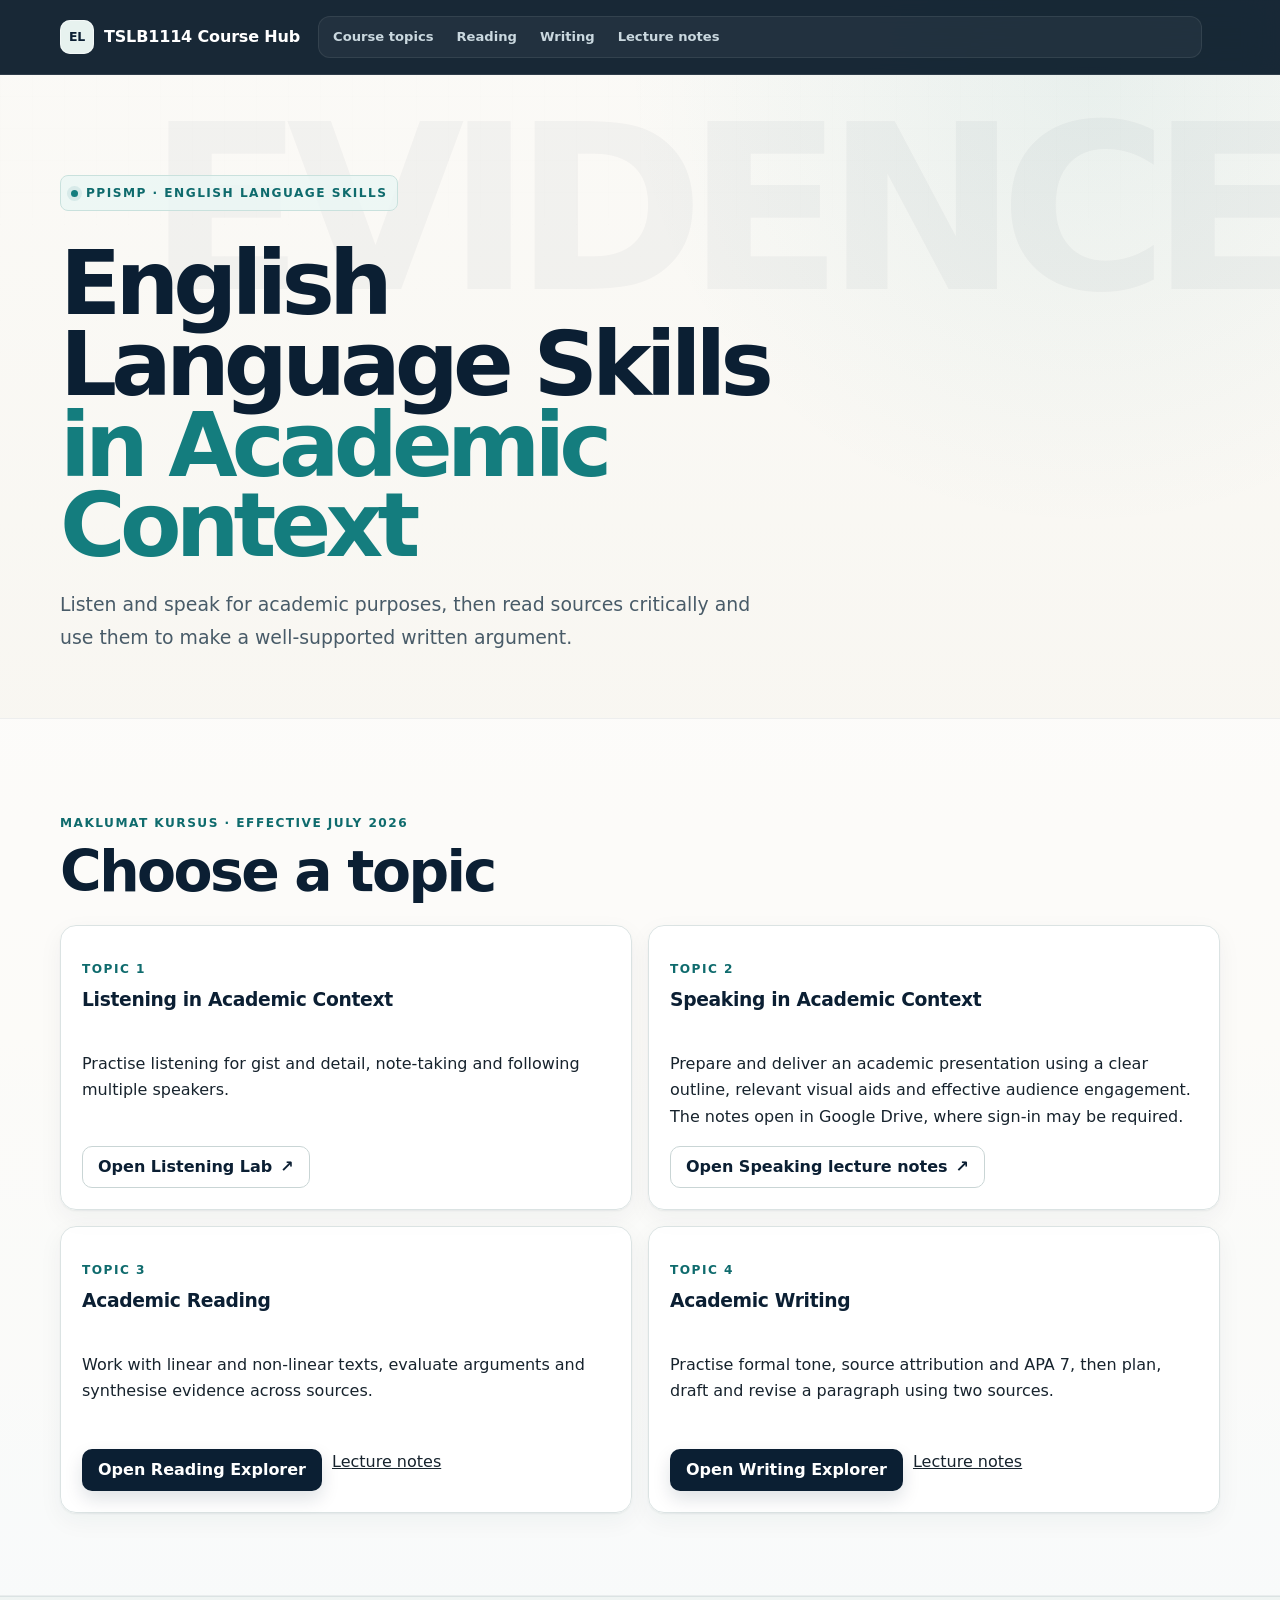
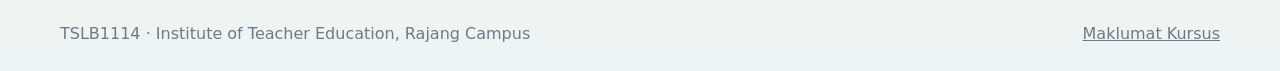
<file: index.html>
<!doctype html>
<html lang="en-MY">
<head>
  <meta charset="utf-8">
  <meta name="viewport" content="width=device-width, initial-scale=1">
  <meta name="description" content="TSLB1114 course hub with the Listening Lab, Speaking resources, Academic Reading Explorer and Academic Writing Explorer.">
  <title>TSLB1114 · English Language Skills in Academic Context</title>
  <link rel="stylesheet" href="styles.css">
  <link rel="stylesheet" href="study.css">
</head>
<body class="course-page">
  <a class="skip-link" href="#course-main">Skip to course topics</a>
  <header class="topbar">
    <div class="wrap nav">
      <a class="brand" href="./"><span class="brandmark" aria-hidden="true">EL</span>TSLB1114 Course Hub</a>
      <nav class="navlinks" aria-label="Course navigation">
        <a href="#topics">Course topics</a><a href="reading.html">Reading</a><a href="writing.html">Writing</a><a href="lecture-notes.html">Lecture notes</a>
      </nav>
    </div>
  </header>
  <main id="course-main" tabindex="-1">
    <section class="hero">
      <div class="wrap course-hero">
        <p class="eyebrow">PPISMP · English language skills</p>
        <h1>English Language Skills<br><span>in Academic Context</span></h1>
        <p class="lead">Listen and speak for academic purposes, then read sources critically and use them to make a well-supported written argument.</p>
      </div>
    </section>
    <section class="section alt" id="topics">
      <div class="wrap">
        <p class="kicker">Maklumat Kursus · Effective July 2026</p>
        <h2>Choose a topic</h2>
        <div class="study-grid course-grid">
          <article class="card course-topic">
            <p class="kicker">Topic 1</p>
            <h3>Listening in Academic Context</h3>
            <p>Practise listening for gist and detail, note-taking and following multiple speakers.</p>
            <a class="btn secondary" href="https://tslb1114-listening-lab.vercel.app">Open Listening Lab <span aria-hidden="true">↗</span></a>
          </article>
          <article class="card course-topic">
            <p class="kicker">Topic 2</p>
            <h3>Speaking in Academic Context</h3>
            <p>Prepare and deliver an academic presentation using a clear outline, relevant visual aids and effective audience engagement. The notes open in Google Drive, where sign-in may be required.</p>
            <a class="btn secondary" href="https://drive.google.com/file/d/12K1Z72DgnXBwIum9lT7skKA8-Cga0Qq3/view">Open Speaking lecture notes <span aria-hidden="true">↗</span></a>
          </article>
          <article class="card course-topic">
            <p class="kicker">Topic 3</p>
            <h3>Academic Reading</h3>
            <p>Work with linear and non-linear texts, evaluate arguments and synthesise evidence across sources.</p>
            <div class="hero-actions"><a class="btn primary" href="reading.html">Open Reading Explorer</a><a href="lecture-notes.html#topic-3">Lecture notes</a></div>
          </article>
          <article class="card course-topic">
            <p class="kicker">Topic 4</p>
            <h3>Academic Writing</h3>
            <p>Practise formal tone, source attribution and APA 7, then plan, draft and revise a paragraph using two sources.</p>
            <div class="hero-actions"><a class="btn primary" href="writing.html">Open Writing Explorer</a><a href="lecture-notes.html#topic-4">Lecture notes</a></div>
          </article>
        </div>
      </div>
    </section>
  </main>
  <footer class="study-footer">
    <div class="wrap study-footer-inner">
      <p>TSLB1114 · Institute of Teacher Education, Rajang Campus</p>
      <nav aria-label="Course reference"><a href="https://drive.google.com/file/d/14QrQV9H7XCIRfrkI4fVO6lDvFL89QRqz/view">Maklumat Kursus</a></nav>
    </div>
  </footer>
</body>
</html>
</file>
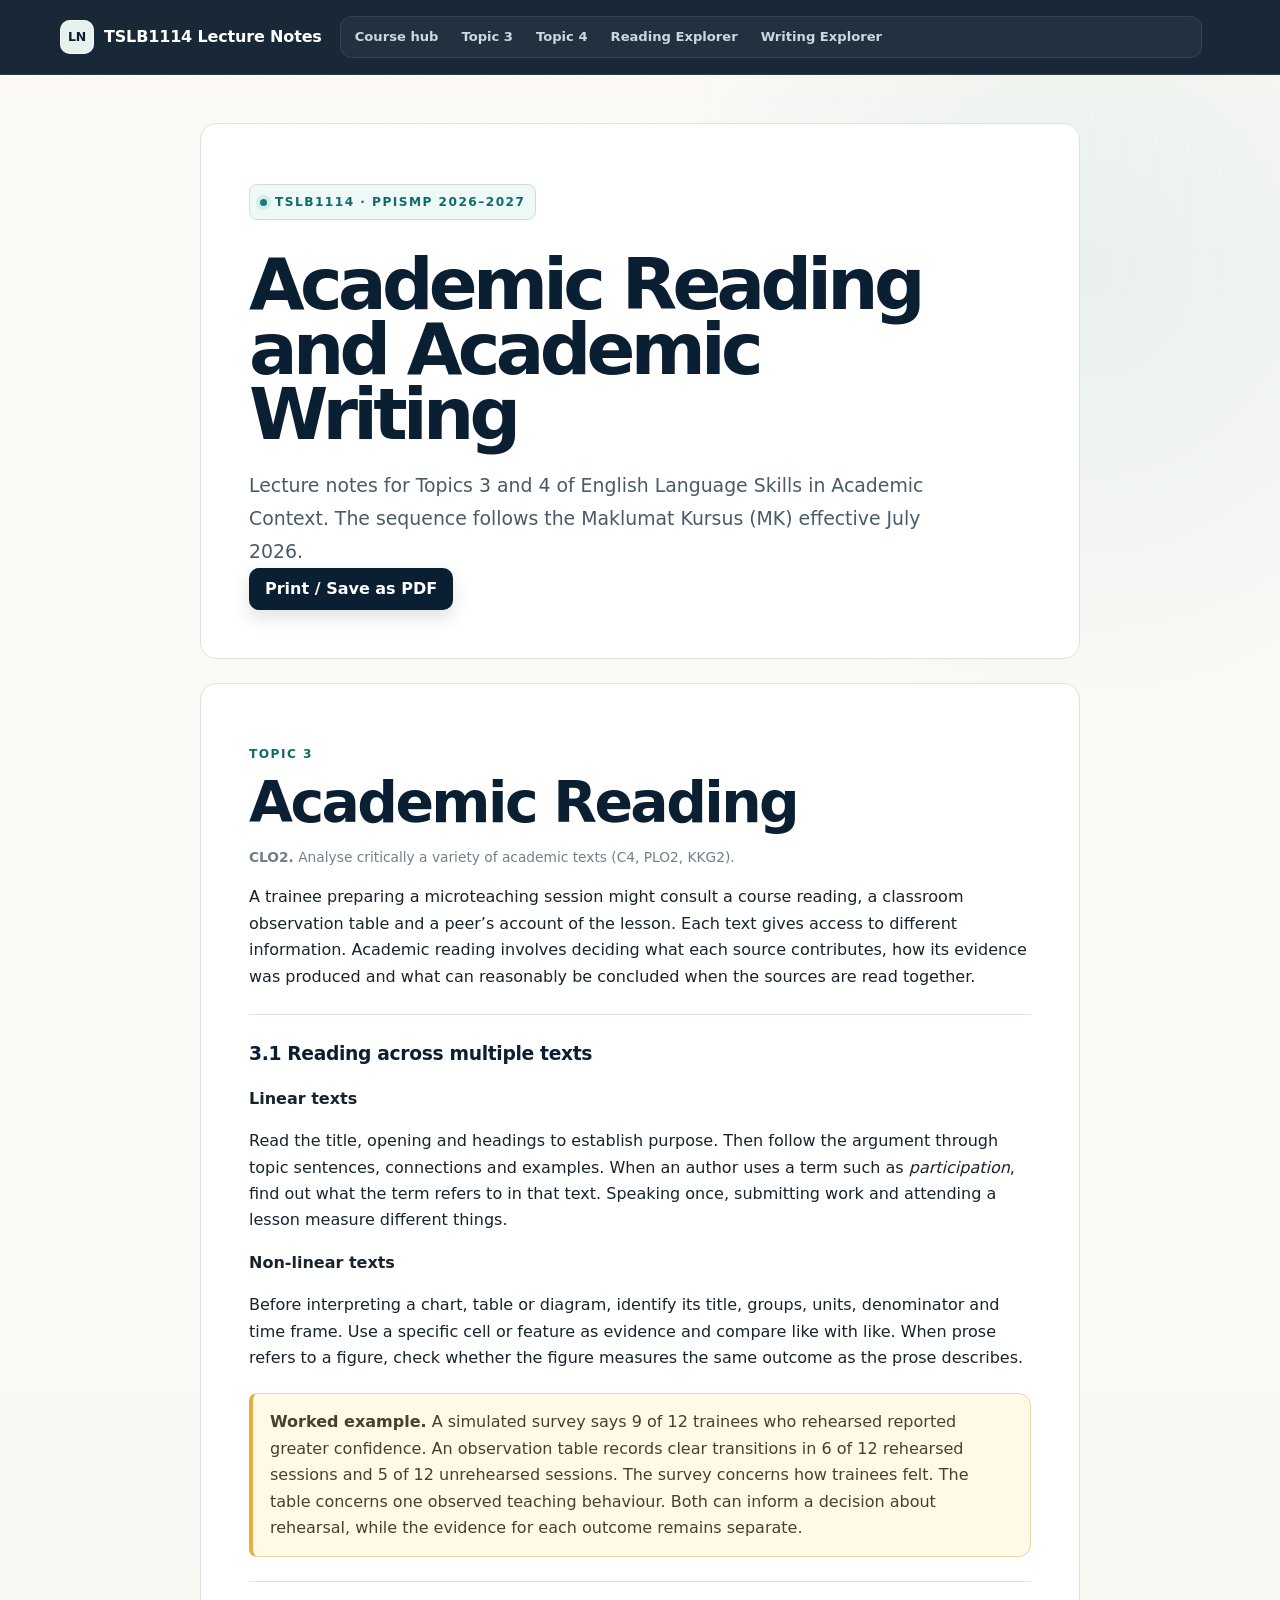
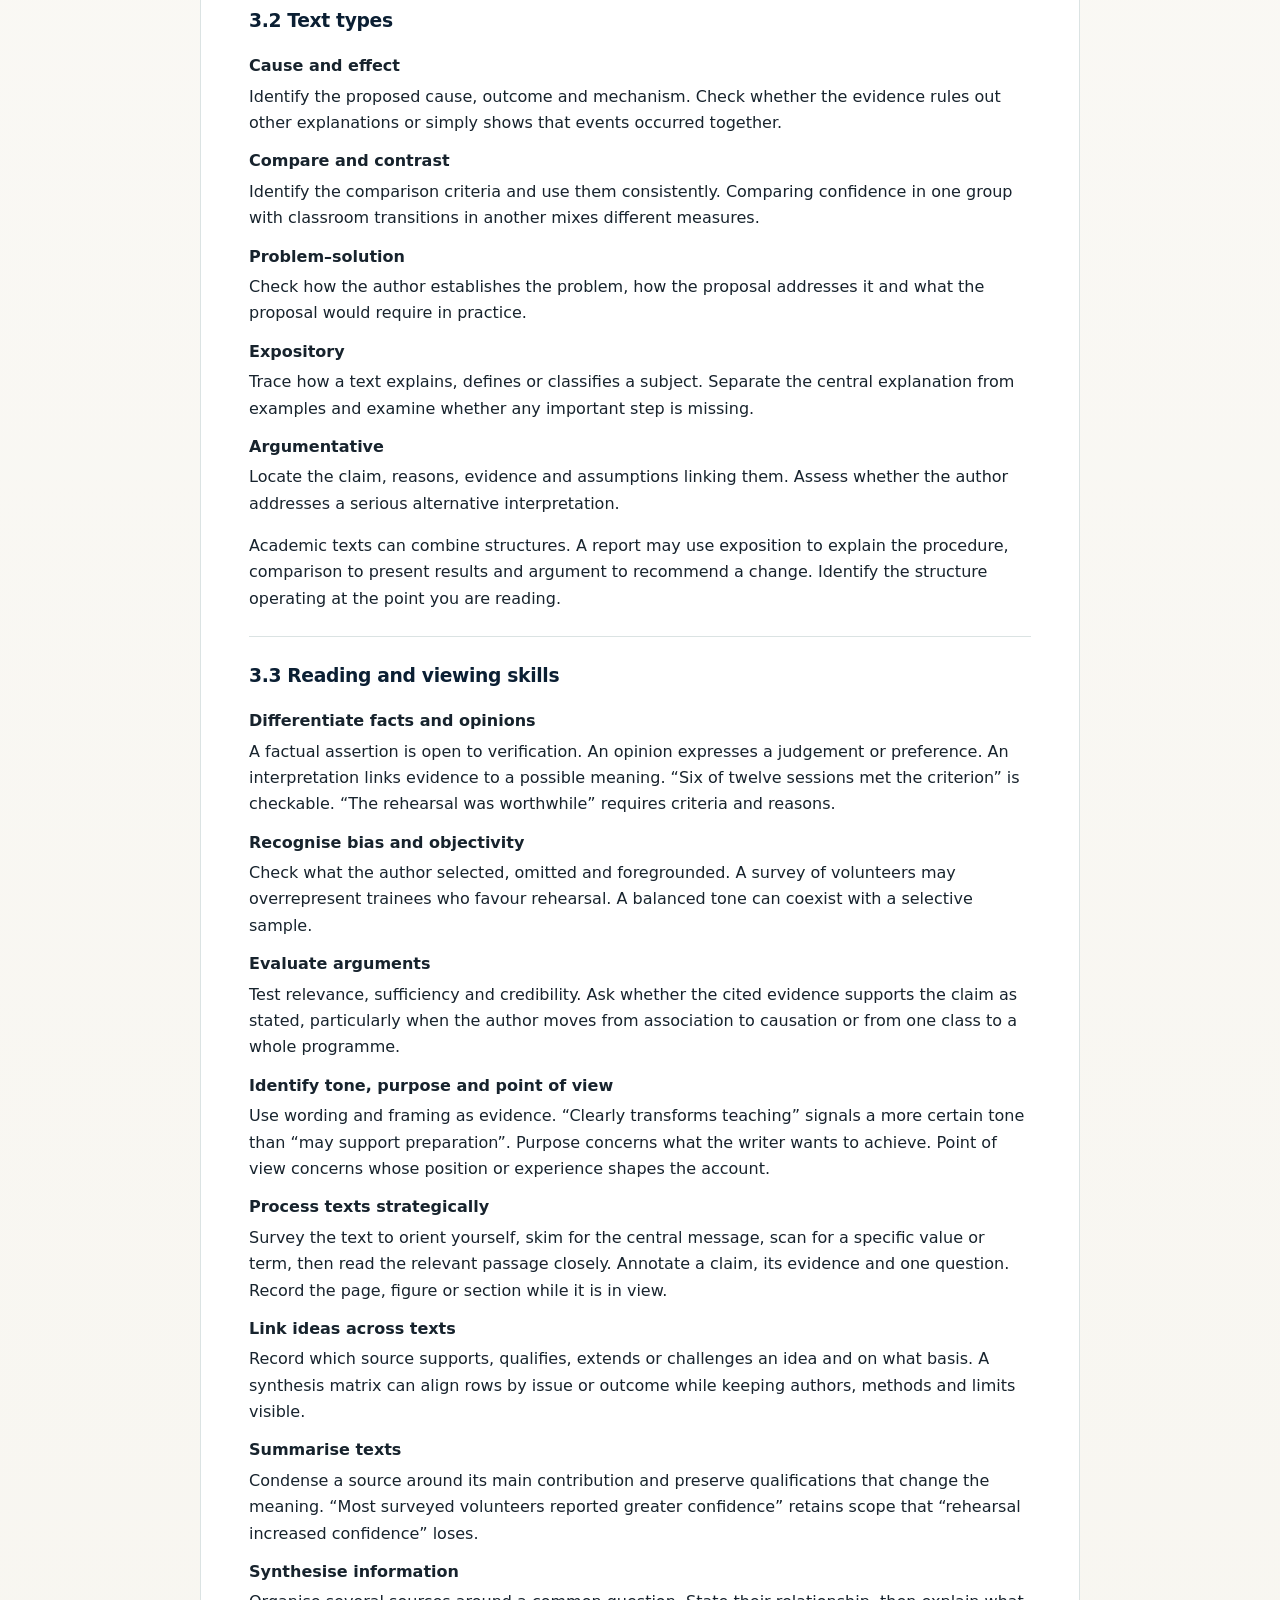
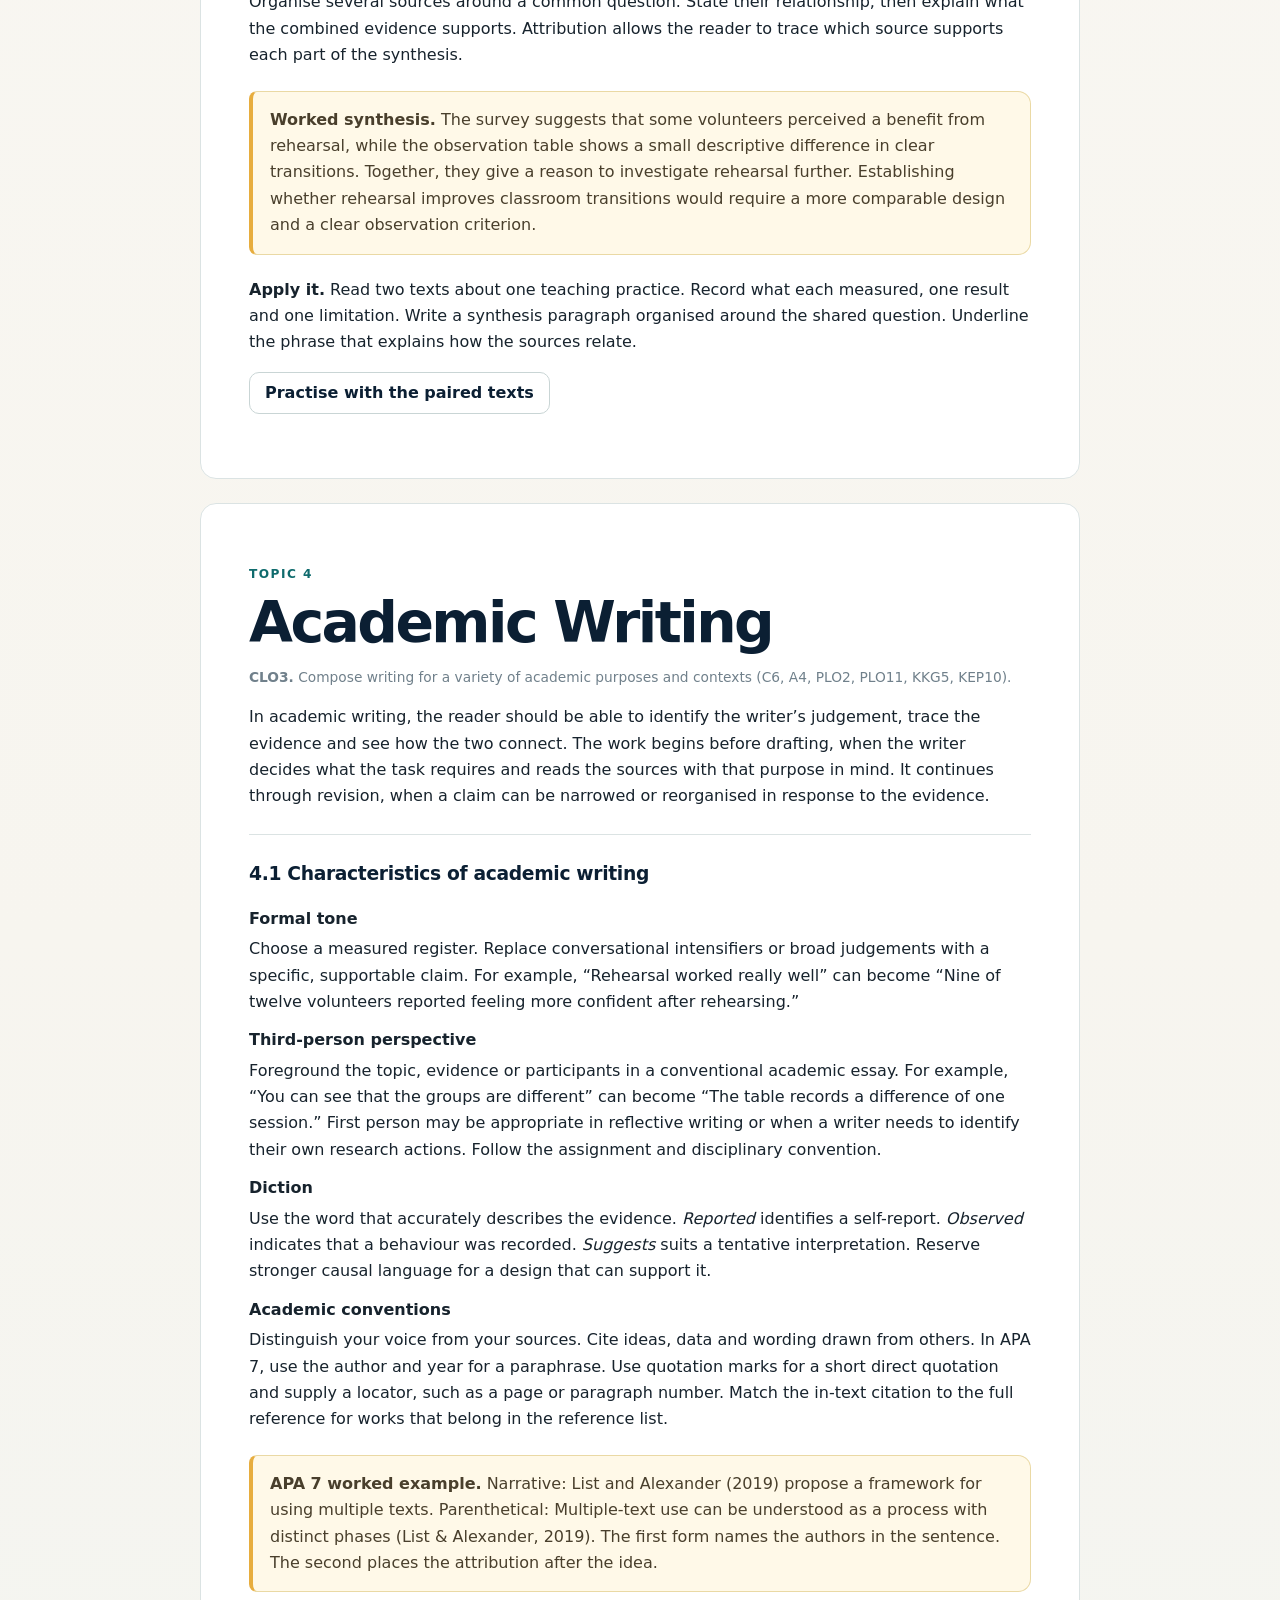
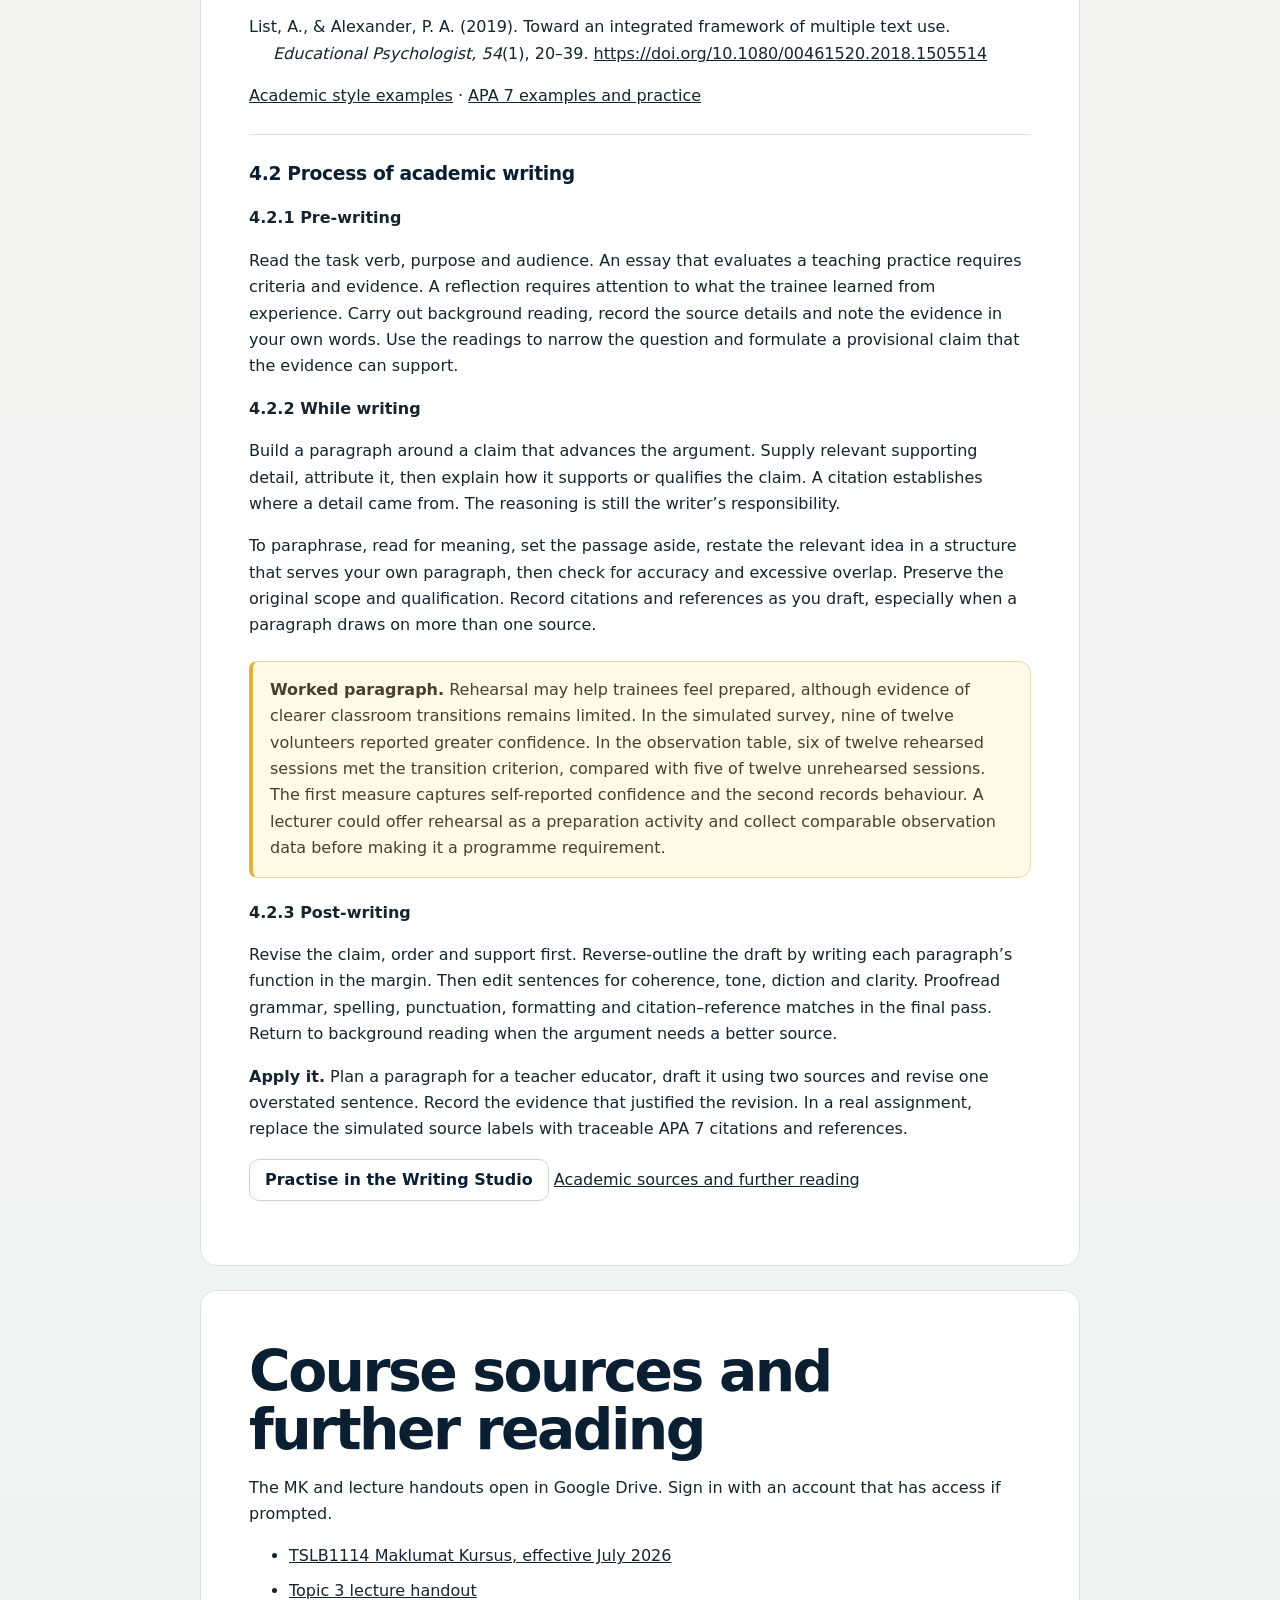
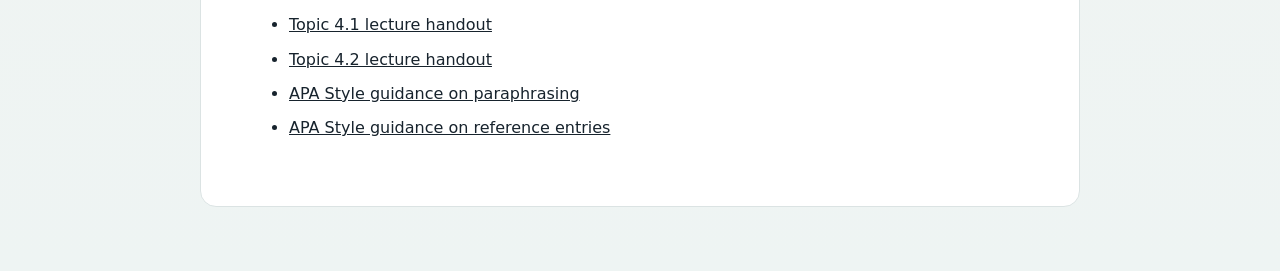
<file: lecture-notes.html>
<!doctype html>
<html lang="en-MY">
<head>
  <meta charset="utf-8">
  <meta name="viewport" content="width=device-width, initial-scale=1">
  <meta name="description" content="TSLB1114 lecture notes for Academic Reading and Academic Writing, aligned with the July 2026 MK.">
  <title>TSLB1114 · Academic Reading and Writing Lecture Notes</title>
  <link rel="stylesheet" href="styles.css">
  <link rel="stylesheet" href="study.css">
  <script src="study.js" defer></script>
</head>
<body class="notes-page">
  <a class="skip-link" href="#content">Skip to lecture notes</a>
  <header class="topbar">
    <div class="wrap nav">
      <a class="brand" href="#top"><span class="brandmark" aria-hidden="true">LN</span> TSLB1114 Lecture Notes</a>
      <nav class="navlinks" aria-label="Lecture notes">
        <a href="https://tslb1114.vercel.app/">Course hub</a><a href="#topic-3">Topic 3</a><a href="#topic-4">Topic 4</a><a href="reading.html">Reading Explorer</a><a href="writing.html">Writing Explorer</a>
      </nav>
    </div>
  </header>
  <main class="wrap note-sheet" id="content" tabindex="-1">
    <header id="top" class="notes-heading">
      <p class="eyebrow">TSLB1114 · PPISMP 2026–2027</p>
      <h1>Academic Reading<br>and Academic Writing</h1>
      <p class="lead">Lecture notes for Topics 3 and 4 of English Language Skills in Academic Context. The sequence follows the Maklumat Kursus (MK) effective July 2026.</p>
      <button class="btn primary no-print" type="button" data-print>Print / Save as PDF</button>
    </header>

    <article id="topic-3" class="note-topic">
      <p class="kicker">Topic 3</p>
      <h2>Academic Reading</h2>
      <p class="note"><strong>CLO2.</strong> Analyse critically a variety of academic texts (C4, PLO2, KKG2).</p>
      <p>A trainee preparing a microteaching session might consult a course reading, a classroom observation table and a peer’s account of the lesson. Each text gives access to different information. Academic reading involves deciding what each source contributes, how its evidence was produced and what can reasonably be concluded when the sources are read together.</p>

      <section>
        <h3>3.1 Reading across multiple texts</h3>
        <h4>Linear texts</h4>
        <p>Read the title, opening and headings to establish purpose. Then follow the argument through topic sentences, connections and examples. When an author uses a term such as <em>participation</em>, find out what the term refers to in that text. Speaking once, submitting work and attending a lesson measure different things.</p>
        <h4>Non-linear texts</h4>
        <p>Before interpreting a chart, table or diagram, identify its title, groups, units, denominator and time frame. Use a specific cell or feature as evidence and compare like with like. When prose refers to a figure, check whether the figure measures the same outcome as the prose describes.</p>
        <p class="keyidea"><strong>Worked example.</strong> A simulated survey says 9 of 12 trainees who rehearsed reported greater confidence. An observation table records clear transitions in 6 of 12 rehearsed sessions and 5 of 12 unrehearsed sessions. The survey concerns how trainees felt. The table concerns one observed teaching behaviour. Both can inform a decision about rehearsal, while the evidence for each outcome remains separate.</p>
      </section>

      <section>
        <h3>3.2 Text types</h3>
        <dl class="note-definitions">
          <dt>Cause and effect</dt><dd>Identify the proposed cause, outcome and mechanism. Check whether the evidence rules out other explanations or simply shows that events occurred together.</dd>
          <dt>Compare and contrast</dt><dd>Identify the comparison criteria and use them consistently. Comparing confidence in one group with classroom transitions in another mixes different measures.</dd>
          <dt>Problem–solution</dt><dd>Check how the author establishes the problem, how the proposal addresses it and what the proposal would require in practice.</dd>
          <dt>Expository</dt><dd>Trace how a text explains, defines or classifies a subject. Separate the central explanation from examples and examine whether any important step is missing.</dd>
          <dt>Argumentative</dt><dd>Locate the claim, reasons, evidence and assumptions linking them. Assess whether the author addresses a serious alternative interpretation.</dd>
        </dl>
        <p>Academic texts can combine structures. A report may use exposition to explain the procedure, comparison to present results and argument to recommend a change. Identify the structure operating at the point you are reading.</p>
      </section>

      <section>
        <h3>3.3 Reading and viewing skills</h3>
        <dl class="note-definitions">
          <dt>Differentiate facts and opinions</dt><dd>A factual assertion is open to verification. An opinion expresses a judgement or preference. An interpretation links evidence to a possible meaning. “Six of twelve sessions met the criterion” is checkable. “The rehearsal was worthwhile” requires criteria and reasons.</dd>
          <dt>Recognise bias and objectivity</dt><dd>Check what the author selected, omitted and foregrounded. A survey of volunteers may overrepresent trainees who favour rehearsal. A balanced tone can coexist with a selective sample.</dd>
          <dt>Evaluate arguments</dt><dd>Test relevance, sufficiency and credibility. Ask whether the cited evidence supports the claim as stated, particularly when the author moves from association to causation or from one class to a whole programme.</dd>
          <dt>Identify tone, purpose and point of view</dt><dd>Use wording and framing as evidence. “Clearly transforms teaching” signals a more certain tone than “may support preparation”. Purpose concerns what the writer wants to achieve. Point of view concerns whose position or experience shapes the account.</dd>
          <dt>Process texts strategically</dt><dd>Survey the text to orient yourself, skim for the central message, scan for a specific value or term, then read the relevant passage closely. Annotate a claim, its evidence and one question. Record the page, figure or section while it is in view.</dd>
          <dt>Link ideas across texts</dt><dd>Record which source supports, qualifies, extends or challenges an idea and on what basis. A synthesis matrix can align rows by issue or outcome while keeping authors, methods and limits visible.</dd>
          <dt>Summarise texts</dt><dd>Condense a source around its main contribution and preserve qualifications that change the meaning. “Most surveyed volunteers reported greater confidence” retains scope that “rehearsal increased confidence” loses.</dd>
          <dt>Synthesise information</dt><dd>Organise several sources around a common question. State their relationship, then explain what the combined evidence supports. Attribution allows the reader to trace which source supports each part of the synthesis.</dd>
        </dl>
        <p class="keyidea"><strong>Worked synthesis.</strong> The survey suggests that some volunteers perceived a benefit from rehearsal, while the observation table shows a small descriptive difference in clear transitions. Together, they give a reason to investigate rehearsal further. Establishing whether rehearsal improves classroom transitions would require a more comparable design and a clear observation criterion.</p>
        <p><strong>Apply it.</strong> Read two texts about one teaching practice. Record what each measured, one result and one limitation. Write a synthesis paragraph organised around the shared question. Underline the phrase that explains how the sources relate.</p>
        <p class="no-print"><a class="btn secondary" href="reading.html#source-pair">Practise with the paired texts</a></p>
      </section>
    </article>

    <article id="topic-4" class="note-topic">
      <p class="kicker">Topic 4</p>
      <h2>Academic Writing</h2>
      <p class="note"><strong>CLO3.</strong> Compose writing for a variety of academic purposes and contexts (C6, A4, PLO2, PLO11, KKG5, KEP10).</p>
      <p>In academic writing, the reader should be able to identify the writer’s judgement, trace the evidence and see how the two connect. The work begins before drafting, when the writer decides what the task requires and reads the sources with that purpose in mind. It continues through revision, when a claim can be narrowed or reorganised in response to the evidence.</p>

      <section>
        <h3>4.1 Characteristics of academic writing</h3>
        <dl class="note-definitions">
          <dt>Formal tone</dt><dd>Choose a measured register. Replace conversational intensifiers or broad judgements with a specific, supportable claim. For example, “Rehearsal worked really well” can become “Nine of twelve volunteers reported feeling more confident after rehearsing.”</dd>
          <dt>Third-person perspective</dt><dd>Foreground the topic, evidence or participants in a conventional academic essay. For example, “You can see that the groups are different” can become “The table records a difference of one session.” First person may be appropriate in reflective writing or when a writer needs to identify their own research actions. Follow the assignment and disciplinary convention.</dd>
          <dt>Diction</dt><dd>Use the word that accurately describes the evidence. <em>Reported</em> identifies a self-report. <em>Observed</em> indicates that a behaviour was recorded. <em>Suggests</em> suits a tentative interpretation. Reserve stronger causal language for a design that can support it.</dd>
          <dt>Academic conventions</dt><dd>Distinguish your voice from your sources. Cite ideas, data and wording drawn from others. In APA 7, use the author and year for a paraphrase. Use quotation marks for a short direct quotation and supply a locator, such as a page or paragraph number. Match the in-text citation to the full reference for works that belong in the reference list.</dd>
        </dl>
        <p class="keyidea"><strong>APA 7 worked example.</strong> Narrative: List and Alexander (2019) propose a framework for using multiple texts. Parenthetical: Multiple-text use can be understood as a process with distinct phases (List &amp; Alexander, 2019). The first form names the authors in the sentence. The second places the attribution after the idea.</p>
        <p class="reference-entry">List, A., &amp; Alexander, P. A. (2019). Toward an integrated framework of multiple text use. <em>Educational Psychologist, 54</em>(1), 20–39. <a href="https://doi.org/10.1080/00461520.2018.1505514">https://doi.org/10.1080/00461520.2018.1505514</a></p>
        <p class="no-print"><a href="writing.html#style">Academic style examples</a> · <a href="writing.html#apa">APA 7 examples and practice</a></p>
      </section>

      <section>
        <h3>4.2 Process of academic writing</h3>
        <h4>4.2.1 Pre-writing</h4>
        <p>Read the task verb, purpose and audience. An essay that evaluates a teaching practice requires criteria and evidence. A reflection requires attention to what the trainee learned from experience. Carry out background reading, record the source details and note the evidence in your own words. Use the readings to narrow the question and formulate a provisional claim that the evidence can support.</p>
        <h4>4.2.2 While writing</h4>
        <p>Build a paragraph around a claim that advances the argument. Supply relevant supporting detail, attribute it, then explain how it supports or qualifies the claim. A citation establishes where a detail came from. The reasoning is still the writer’s responsibility.</p>
        <p>To paraphrase, read for meaning, set the passage aside, restate the relevant idea in a structure that serves your own paragraph, then check for accuracy and excessive overlap. Preserve the original scope and qualification. Record citations and references as you draft, especially when a paragraph draws on more than one source.</p>
        <p class="keyidea"><strong>Worked paragraph.</strong> Rehearsal may help trainees feel prepared, although evidence of clearer classroom transitions remains limited. In the simulated survey, nine of twelve volunteers reported greater confidence. In the observation table, six of twelve rehearsed sessions met the transition criterion, compared with five of twelve unrehearsed sessions. The first measure captures self-reported confidence and the second records behaviour. A lecturer could offer rehearsal as a preparation activity and collect comparable observation data before making it a programme requirement.</p>
        <h4>4.2.3 Post-writing</h4>
        <p>Revise the claim, order and support first. Reverse-outline the draft by writing each paragraph’s function in the margin. Then edit sentences for coherence, tone, diction and clarity. Proofread grammar, spelling, punctuation, formatting and citation–reference matches in the final pass. Return to background reading when the argument needs a better source.</p>
        <p><strong>Apply it.</strong> Plan a paragraph for a teacher educator, draft it using two sources and revise one overstated sentence. Record the evidence that justified the revision. In a real assignment, replace the simulated source labels with traceable APA 7 citations and references.</p>
        <p class="no-print"><a class="btn secondary" href="writing.html#studio">Practise in the Writing Studio</a> <a href="writing.html#writing-sources">Academic sources and further reading</a></p>
      </section>
    </article>

    <section class="note-sources" aria-labelledby="note-sources">
      <h2 id="note-sources">Course sources and further reading</h2>
      <p>The MK and lecture handouts open in Google Drive. Sign in with an account that has access if prompted.</p>
      <ul>
        <li><a href="https://drive.google.com/file/d/14QrQV9H7XCIRfrkI4fVO6lDvFL89QRqz/view">TSLB1114 Maklumat Kursus, effective July 2026</a></li>
        <li><a href="https://drive.google.com/file/d/17GoVN8Fj6KMf3FsXJK57dhV9SYhbpZK-/view">Topic 3 lecture handout</a></li>
        <li><a href="https://drive.google.com/file/d/1HIPmHDFUhN8gwQlfEjdallm11mNfVfO9/view">Topic 4.1 lecture handout</a></li>
        <li><a href="https://drive.google.com/file/d/1jQI_-MWgMbPxF6m72JKI1PGP1fNH60wP/view">Topic 4.2 lecture handout</a></li>
        <li><a href="https://apastyle.apa.org/style-grammar-guidelines/citations/paraphrasing">APA Style guidance on paraphrasing</a></li>
        <li><a href="https://apastyle.apa.org/style-grammar-guidelines/references/basic-principles">APA Style guidance on reference entries</a></li>
      </ul>
    </section>
  </main>
</body>
</html>
</file>
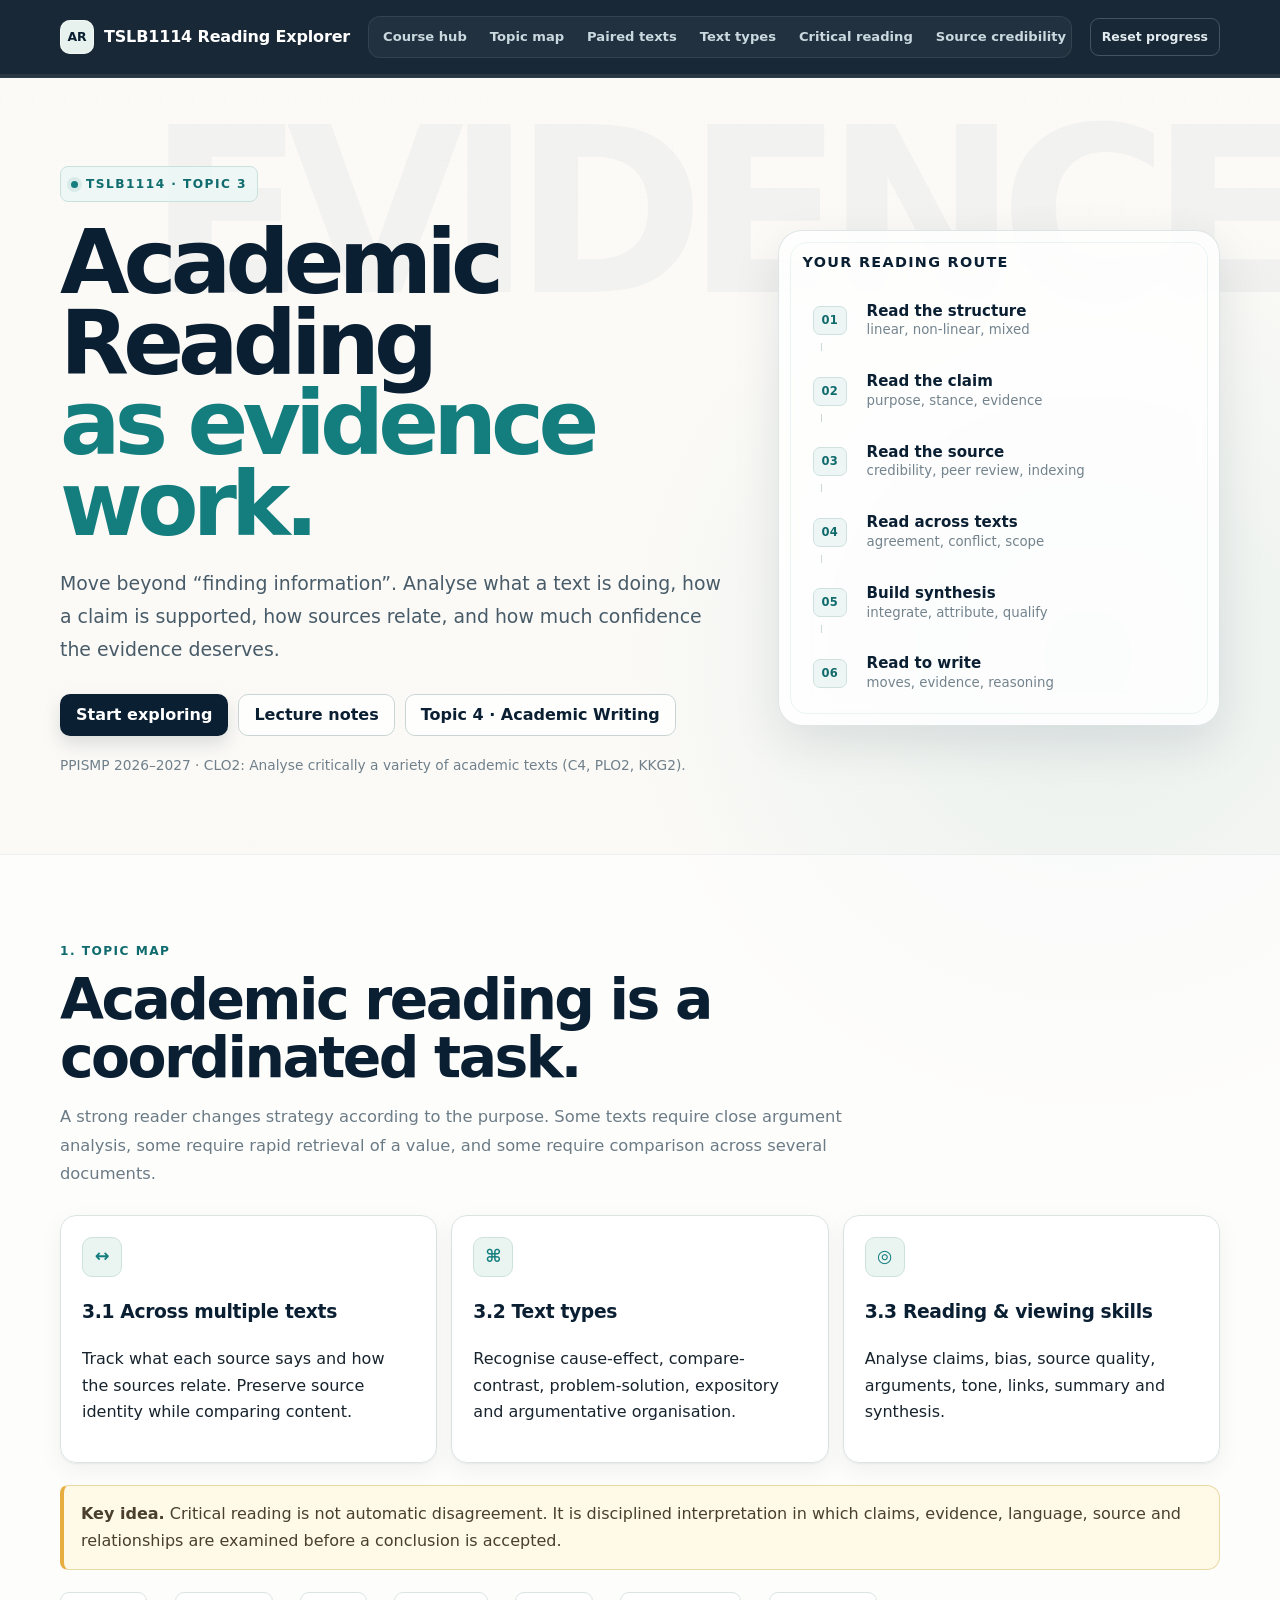
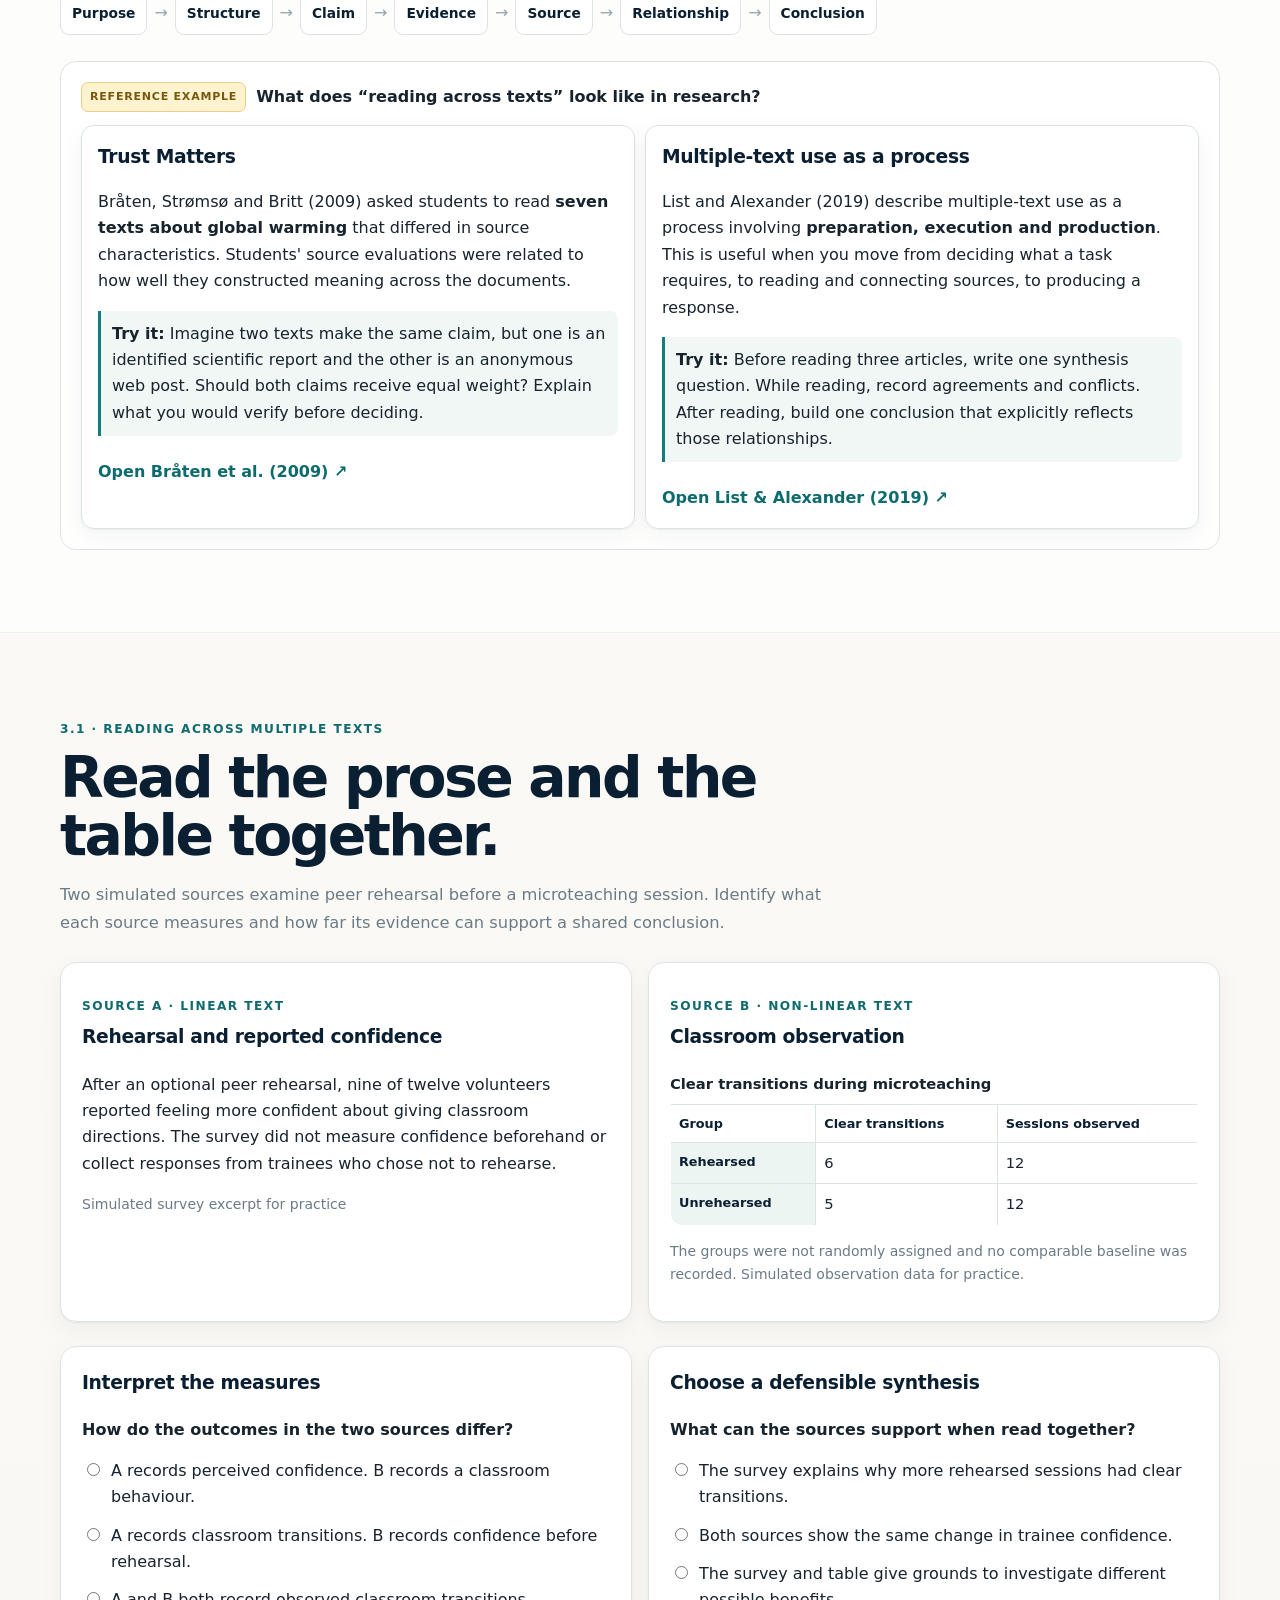
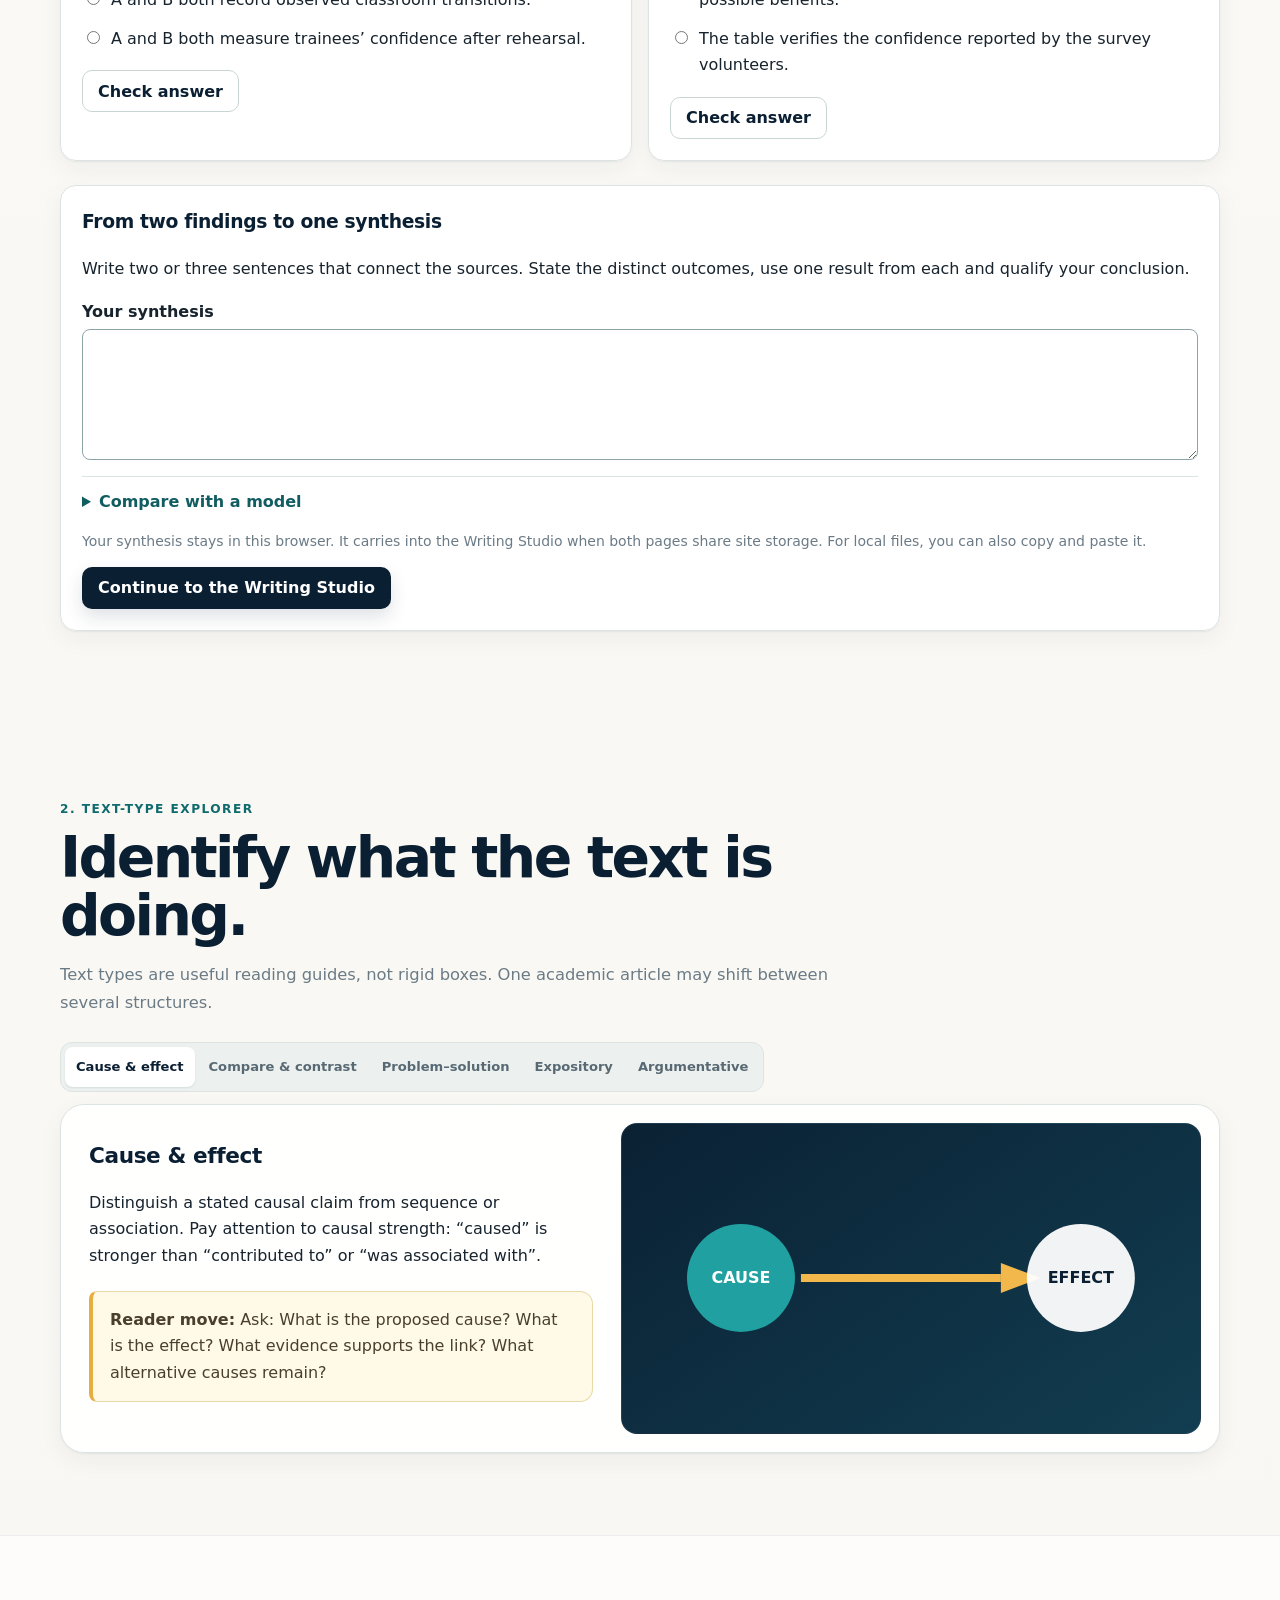
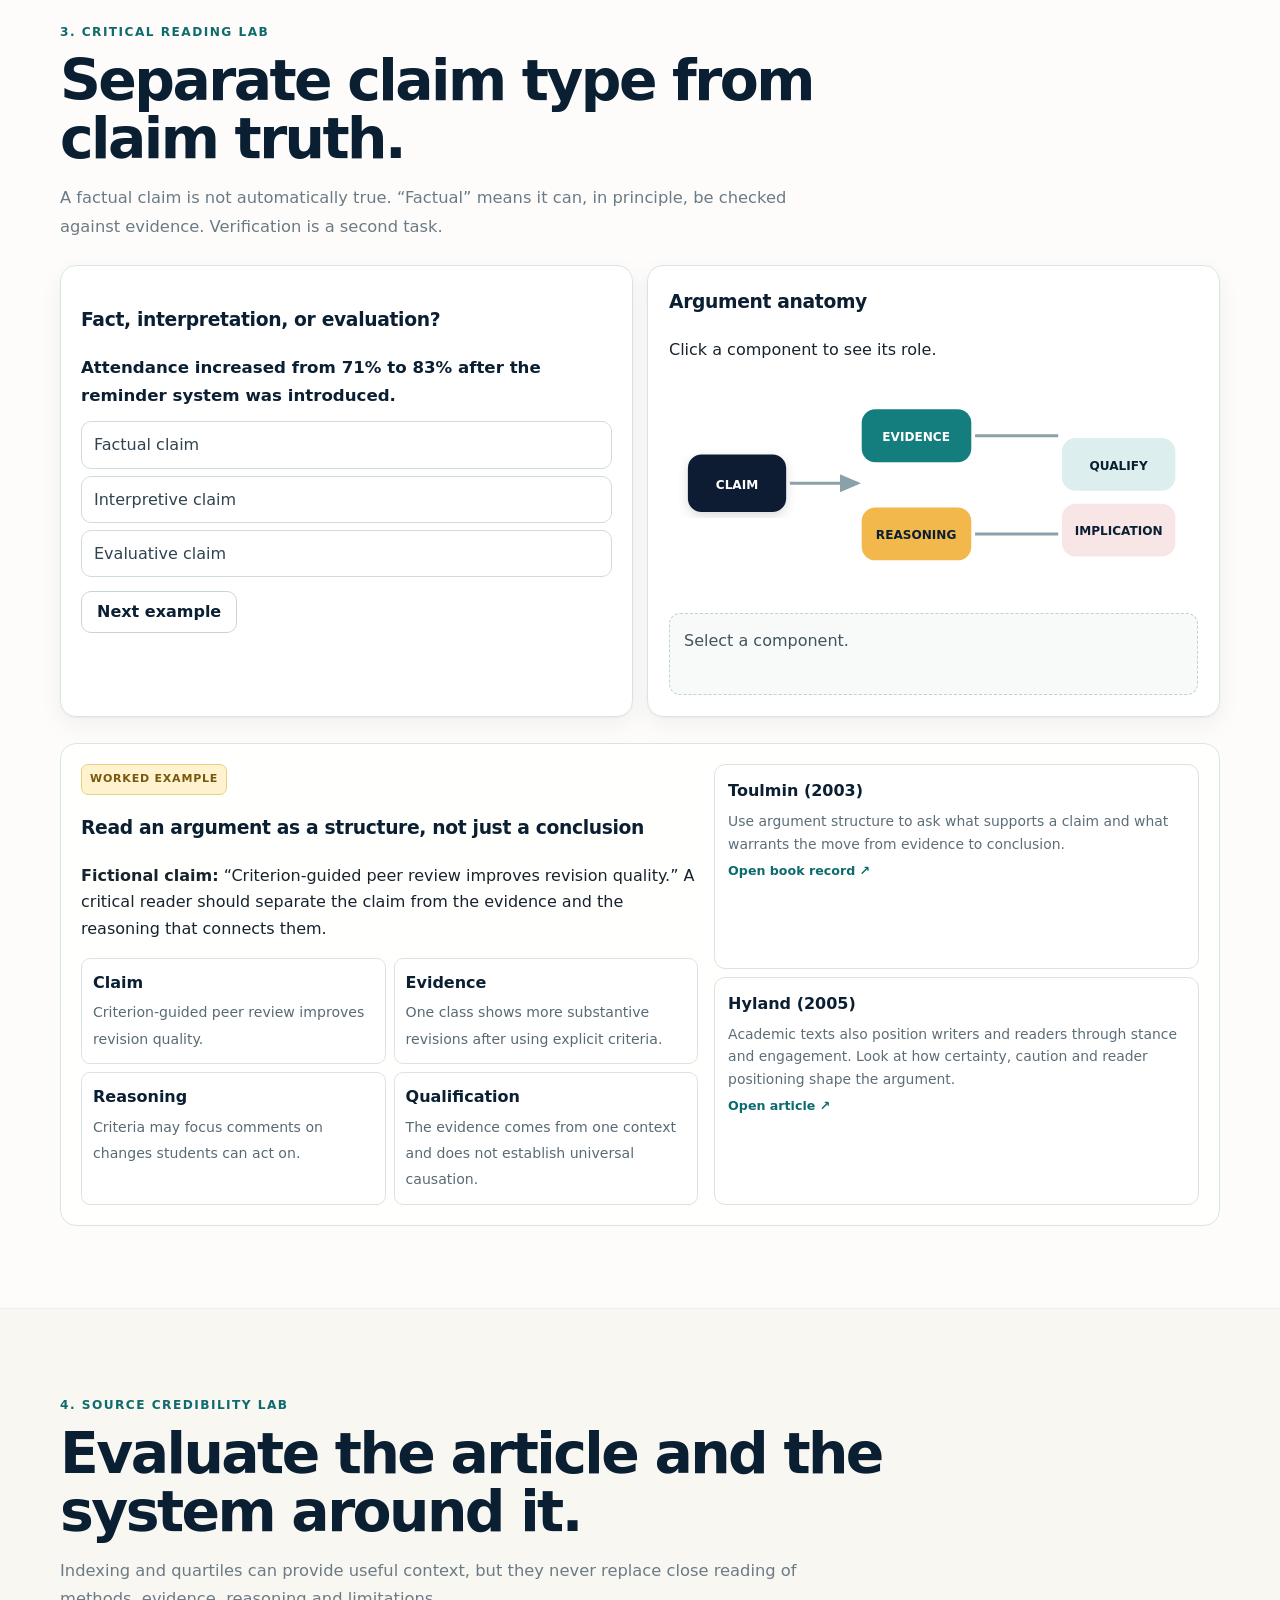
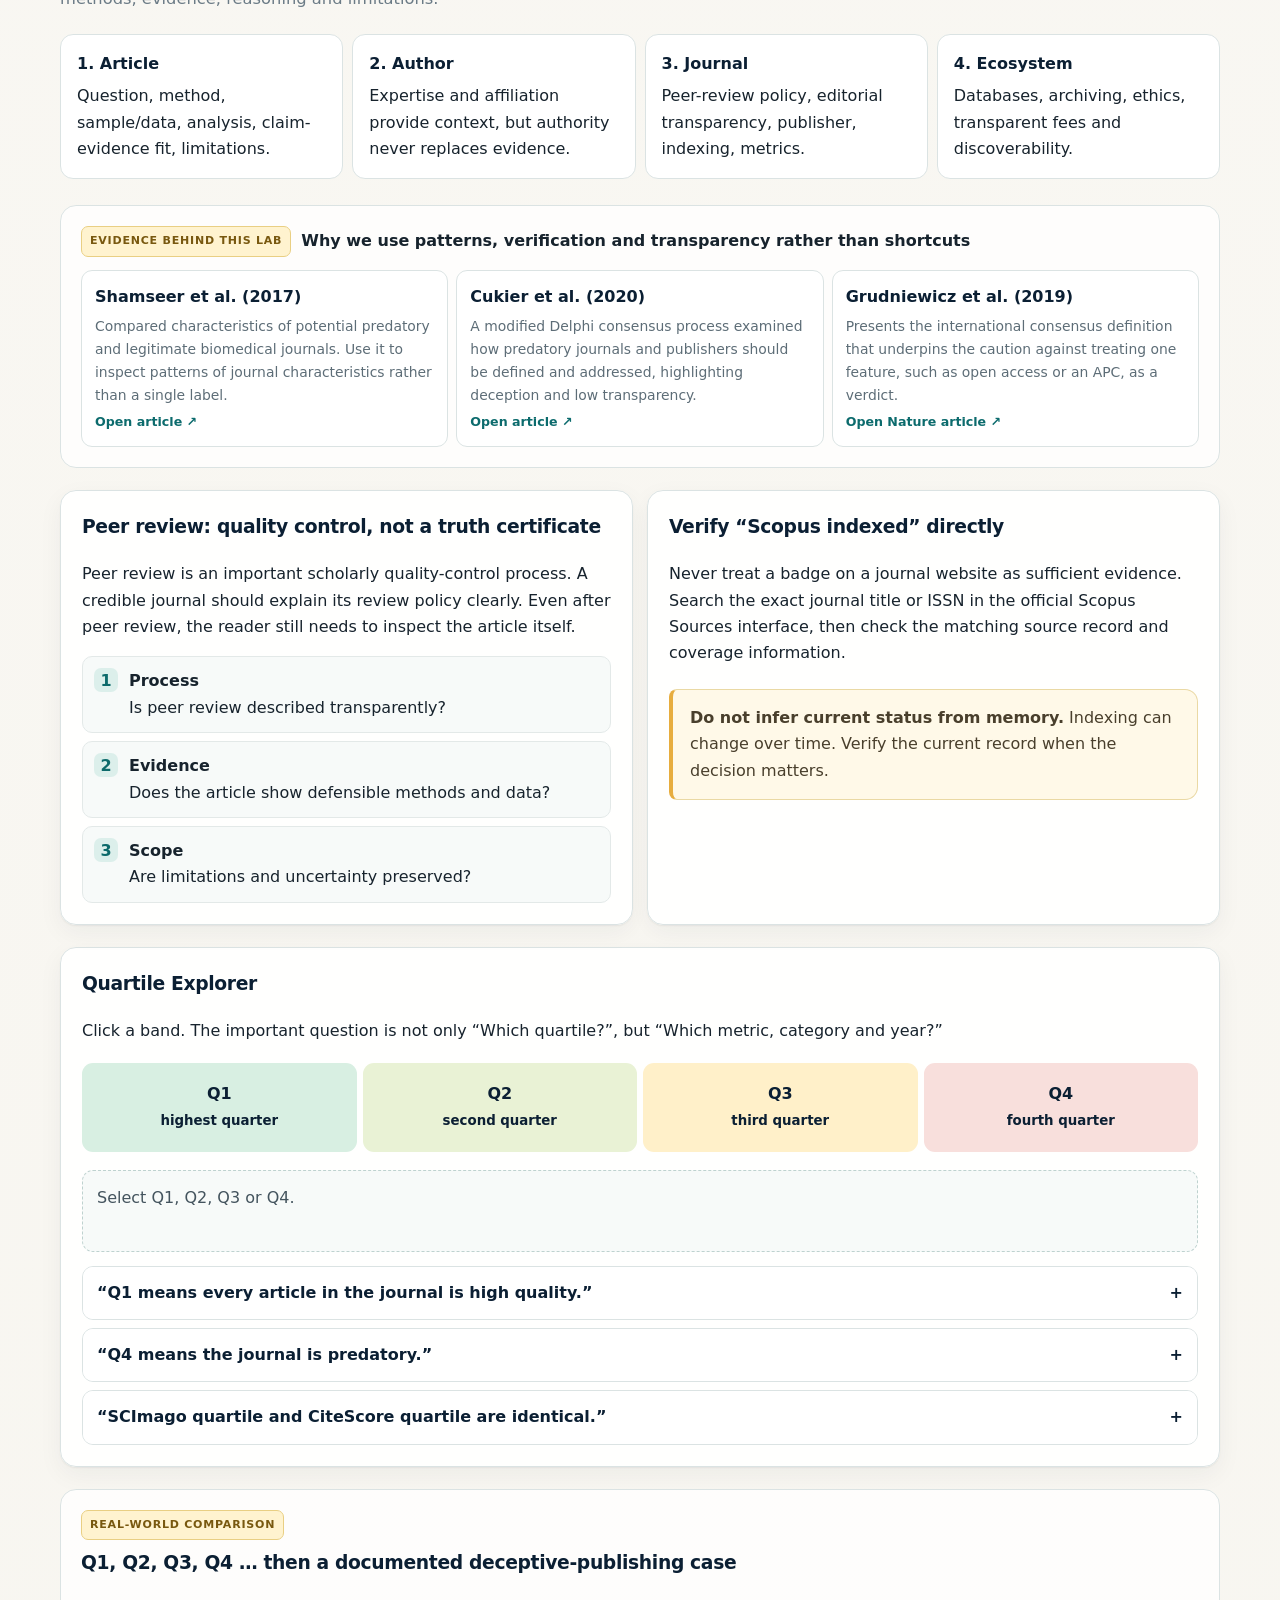
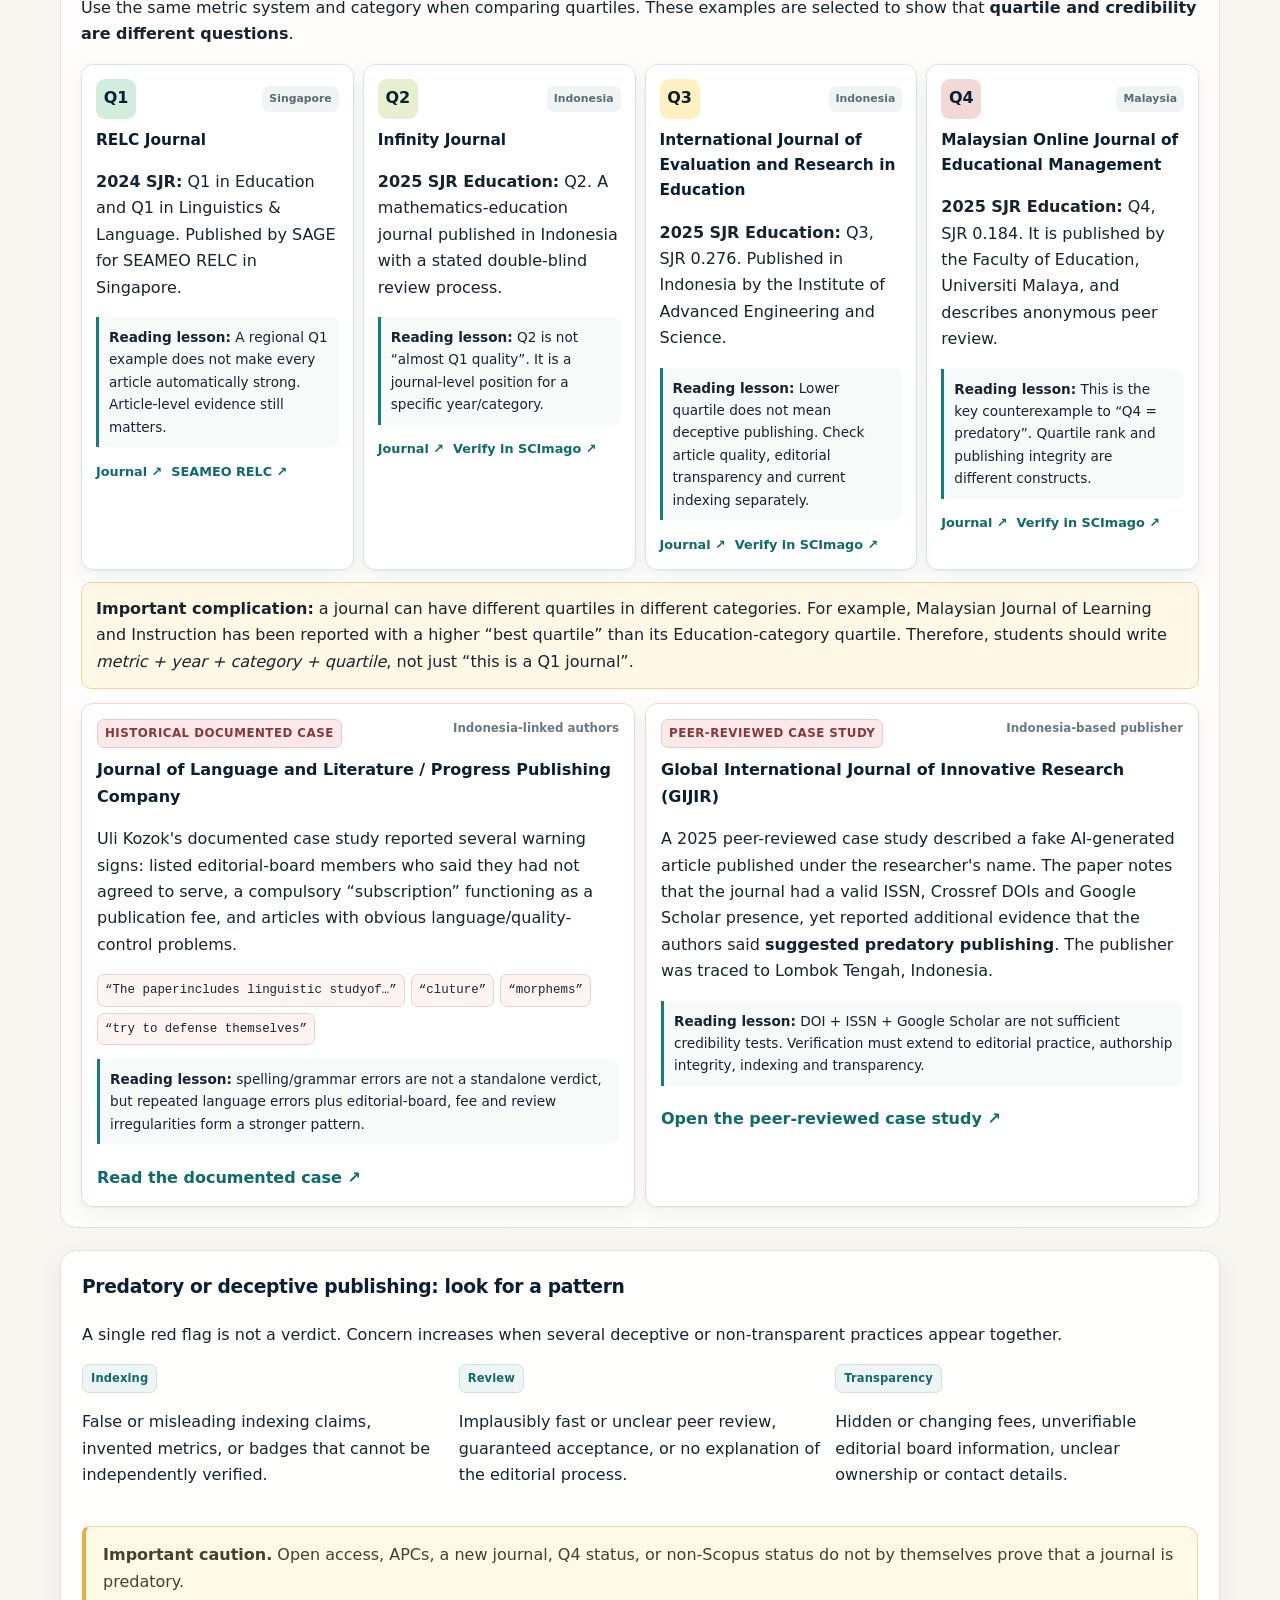
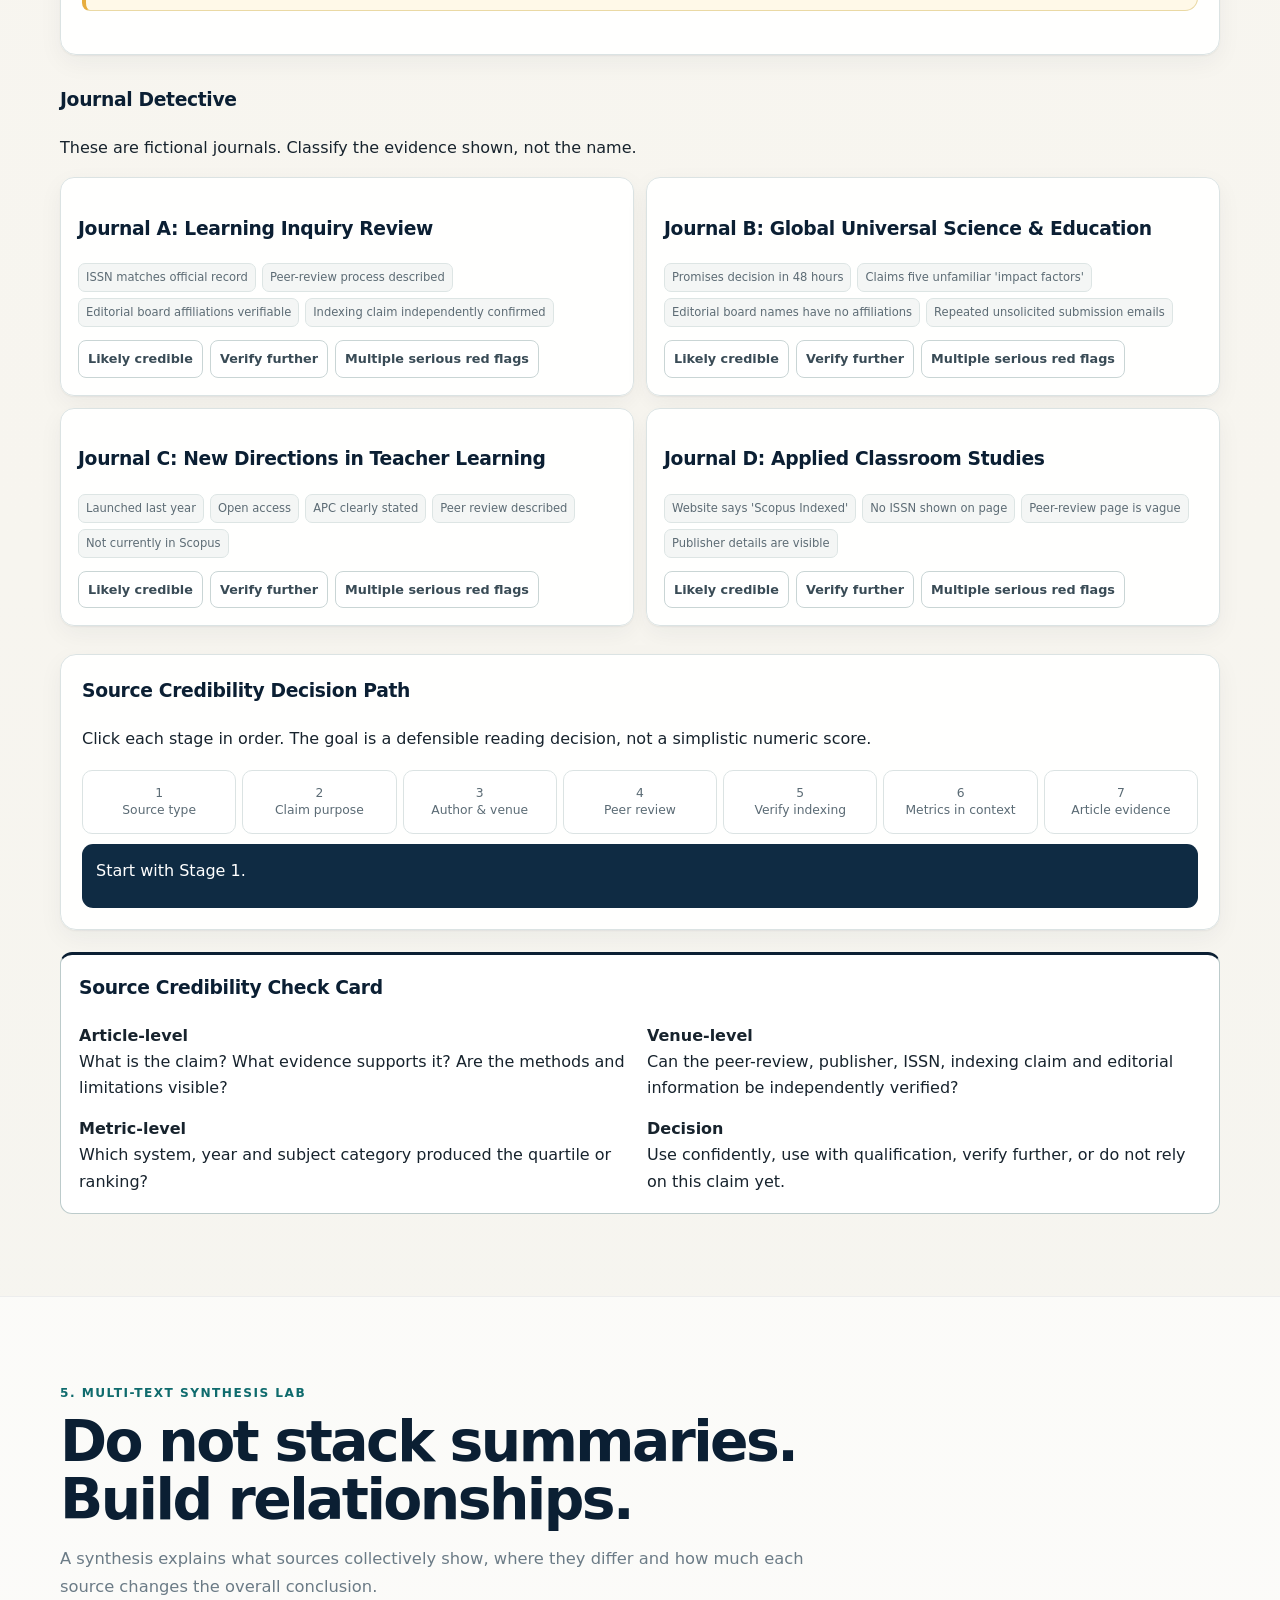
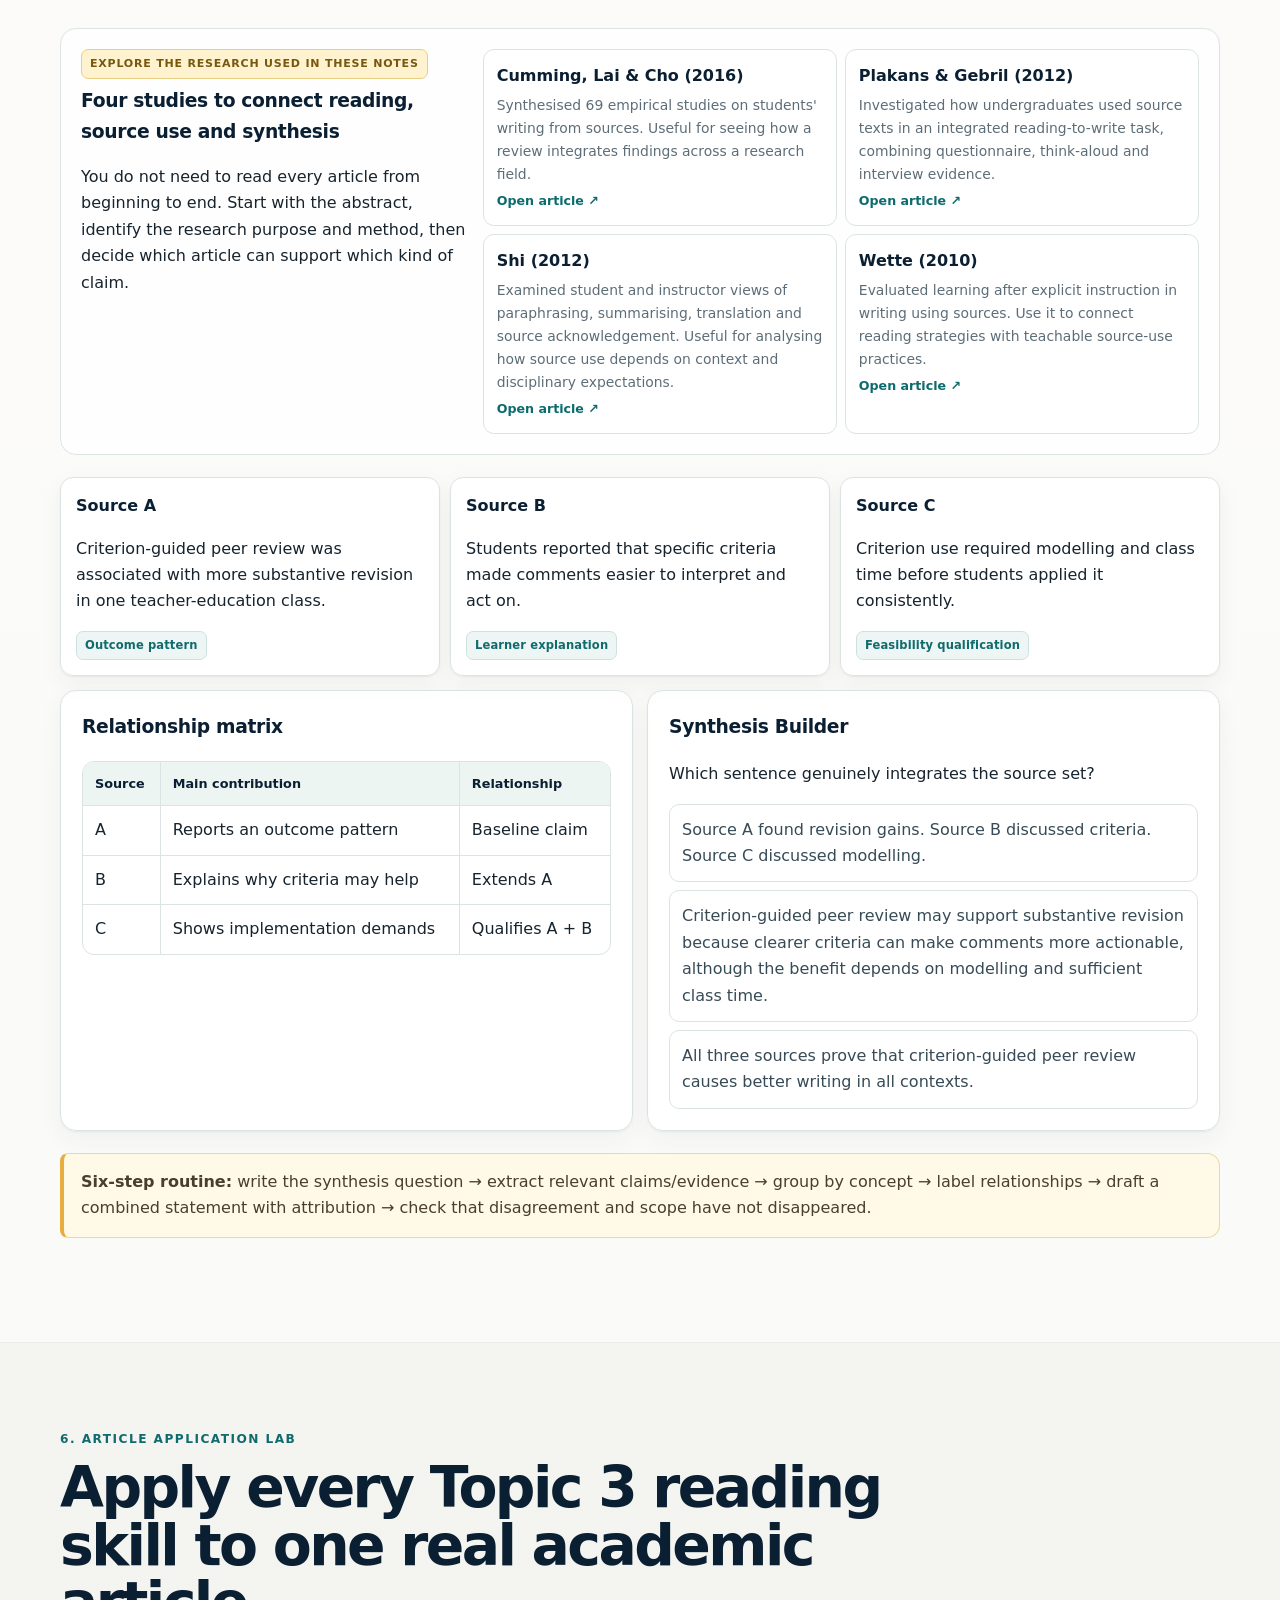
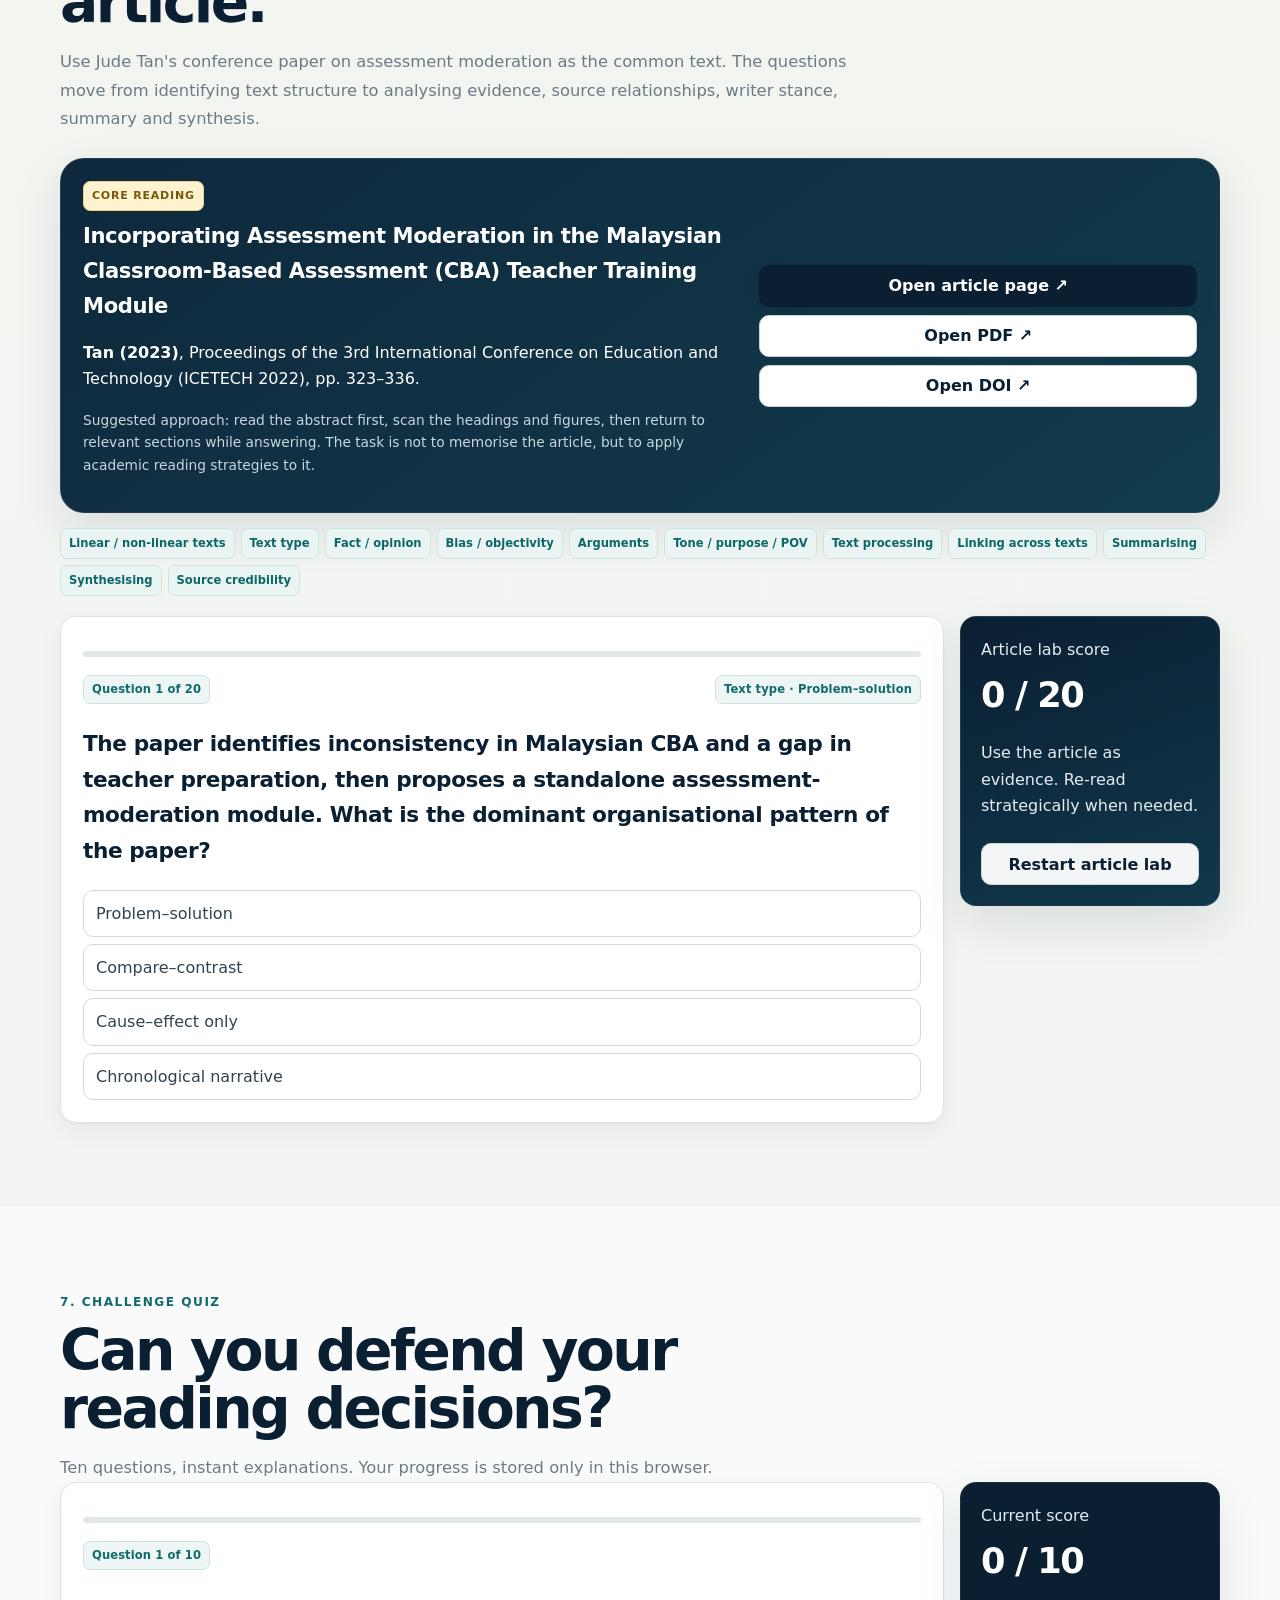
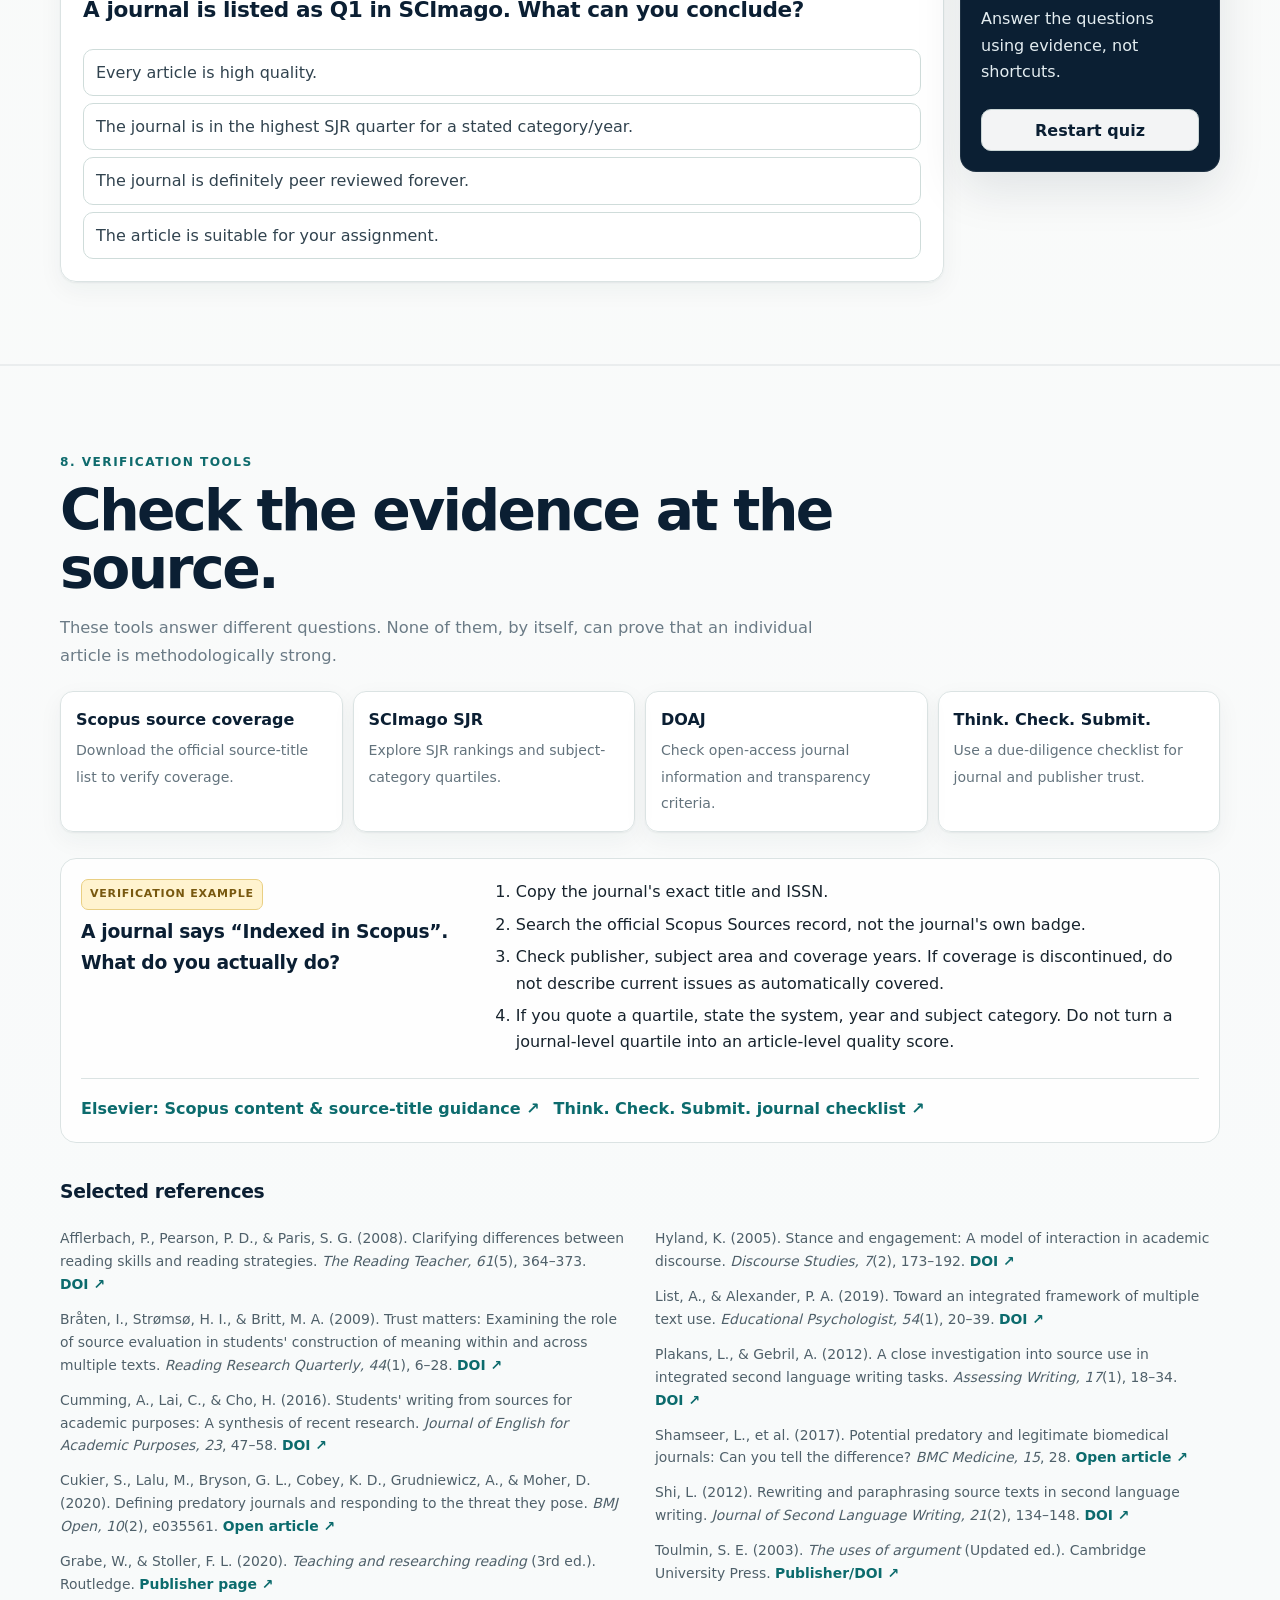
<file: reading.html>
<!DOCTYPE html>
<html lang="en">
<head>
<meta charset="utf-8" />
<meta name="viewport" content="width=device-width,initial-scale=1" />
<title>TSLB1114 Academic Reading Explorer</title>
<meta name="description" content="Interactive student learning website for TSLB1114 Topic 3: Academic Reading." />
<link rel="stylesheet" href="styles.css">
<link rel="stylesheet" href="study.css">
<script src="study.js" defer></script>

</head>
<body class="reading-page">
<a class="skip-link" href="#reading-main">Skip to Reading Explorer</a>
<header class="topbar">
  <div class="wrap nav">
    <a class="brand" href="#home"><span class="brandmark">AR</span>TSLB1114 Reading Explorer</a>
    <nav class="navlinks" aria-label="Main navigation">
      <a href="https://tslb1114.vercel.app/">Course hub</a><a href="#map">Topic map</a><a href="#source-pair">Paired texts</a><a href="#texts">Text types</a><a href="#critical">Critical reading</a>
      <a href="#credibility">Source credibility</a><a href="#synthesis">Synthesis</a><a href="#article-lab">Article lab</a><a href="#challenge">Challenge</a>
    </nav>
    <button class="reset" id="resetProgress">Reset progress</button>
  </div>
  <div class="progressbar"><span id="scrollProgress"></span></div>
</header>

<main id="reading-main" tabindex="-1">
<section class="hero" id="home">
 <div class="wrap hero-grid">
  <div>
   <span class="eyebrow">TSLB1114 · Topic 3</span>
   <h1>Academic Reading<br><span>as evidence work.</span></h1>
   <p class="lead">Move beyond “finding information”. Analyse what a text is doing, how a claim is supported, how sources relate, and how much confidence the evidence deserves.</p>
   <div class="hero-actions">
    <a class="btn primary" href="#map">Start exploring</a>
    <a class="btn secondary" href="lecture-notes.html#topic-3">Lecture notes</a>
    <a class="btn secondary" href="writing.html">Topic 4 · Academic Writing</a>
   </div>
   <p class="note">PPISMP 2026–2027 · CLO2: Analyse critically a variety of academic texts (C4, PLO2, KKG2).</p>
  </div>
  <aside class="hero-card">
   <h3>Your reading route</h3>
   <div class="map">
    <div class="node"><span class="pill">01</span><b>Read the structure</b><small>linear, non-linear, mixed</small></div>
    <div class="node"><span class="pill">02</span><b>Read the claim</b><small>purpose, stance, evidence</small></div>
    <div class="node"><span class="pill">03</span><b>Read the source</b><small>credibility, peer review, indexing</small></div>
    <div class="node"><span class="pill">04</span><b>Read across texts</b><small>agreement, conflict, scope</small></div>
    <div class="node"><span class="pill">05</span><b>Build synthesis</b><small>integrate, attribute, qualify</small></div>
    <div class="node"><span class="pill">06</span><b>Read to write</b><small>moves, evidence, reasoning</small></div>
   </div>
  </aside>
 </div>
</section>

<section class="section alt" id="map">
 <div class="wrap">
  <span class="kicker">1. Topic map</span>
  <h2>Academic reading is a coordinated task.</h2>
  <p class="section-intro">A strong reader changes strategy according to the purpose. Some texts require close argument analysis, some require rapid retrieval of a value, and some require comparison across several documents.</p>
  <div class="grid three" style="margin-top:26px">
   <div class="card"><div class="icon">↔</div><h3>3.1 Across multiple texts</h3><p>Track what each source says and how the sources relate. Preserve source identity while comparing content.</p></div>
   <div class="card"><div class="icon">⌘</div><h3>3.2 Text types</h3><p>Recognise cause-effect, compare-contrast, problem-solution, expository and argumentative organisation.</p></div>
   <div class="card"><div class="icon">◎</div><h3>3.3 Reading & viewing skills</h3><p>Analyse claims, bias, source quality, arguments, tone, links, summary and synthesis.</p></div>
  </div>
  <div class="keyidea"><strong>Key idea.</strong> Critical reading is not automatic disagreement. It is disciplined interpretation in which claims, evidence, language, source and relationships are examined before a conclusion is accepted.</div>
  <div class="flow" aria-label="Reading workflow">
   <span class="step">Purpose</span><span class="arrow">→</span><span class="step">Structure</span><span class="arrow">→</span>
   <span class="step">Claim</span><span class="arrow">→</span><span class="step">Evidence</span><span class="arrow">→</span>
   <span class="step">Source</span><span class="arrow">→</span><span class="step">Relationship</span><span class="arrow">→</span><span class="step">Conclusion</span>
  </div>
  <div class="example-strip">
   <div class="example-head"><span class="example-badge">Reference example</span><strong>What does “reading across texts” look like in research?</strong></div>
   <div class="example-grid">
    <article class="example-card">
     <h3>Trust Matters</h3>
     <p>Bråten, Strømsø and Britt (2009) asked students to read <b>seven texts about global warming</b> that differed in source characteristics. Students' source evaluations were related to how well they constructed meaning across the documents.</p>
     <p class="example-task"><b>Try it:</b> Imagine two texts make the same claim, but one is an identified scientific report and the other is an anonymous web post. Should both claims receive equal weight? Explain what you would verify before deciding.</p>
     <a class="ref-link" target="_blank" rel="noopener" href="https://doi.org/10.1598/RRQ.44.1.1">Open Bråten et al. (2009) ↗</a>
    </article>
    <article class="example-card">
     <h3>Multiple-text use as a process</h3>
     <p>List and Alexander (2019) describe multiple-text use as a process involving <b>preparation, execution and production</b>. This is useful when you move from deciding what a task requires, to reading and connecting sources, to producing a response.</p>
     <p class="example-task"><b>Try it:</b> Before reading three articles, write one synthesis question. While reading, record agreements and conflicts. After reading, build one conclusion that explicitly reflects those relationships.</p>
     <a class="ref-link" target="_blank" rel="noopener" href="https://doi.org/10.1080/00461520.2018.1505514">Open List & Alexander (2019) ↗</a>
    </article>
   </div>
  </div>
 </div>
</section>

<section class="section" id="source-pair">
 <div class="wrap">
  <span class="kicker">3.1 · Reading across multiple texts</span>
  <h2>Read the prose and the table together.</h2>
  <p class="section-intro">Two simulated sources examine peer rehearsal before a microteaching session. Identify what each source measures and how far its evidence can support a shared conclusion.</p>
  <div data-source-pair></div>
  <div class="study-grid study-checks" data-practice="reading"></div>
  <section class="card study-block">
   <h3>From two findings to one synthesis</h3>
   <p>Write two or three sentences that connect the sources. State the distinct outcomes, use one result from each and qualify your conclusion.</p>
   <label class="study-label" for="reading-synthesis">Your synthesis</label>
   <textarea class="study-input" id="reading-synthesis" data-study-save="synthesis" rows="4" maxlength="3000"></textarea>
   <details class="study-model"><summary>Compare with a model</summary><p>The survey indicates that nine of twelve volunteers reported greater confidence after rehearsing. The observation table shows a small descriptive difference in clear transitions between rehearsed and unrehearsed sessions. The sources give reasons to investigate rehearsal further, while their different measures and designs limit causal conclusions.</p></details>
   <p class="study-note" data-storage-message role="status">Your synthesis stays in this browser. It carries into the Writing Studio when both pages share site storage. For local files, you can also copy and paste it.</p>
   <a class="btn primary" href="writing.html#studio">Continue to the Writing Studio</a>
  </section>
 </div>
</section>

<section class="section" id="texts">
 <div class="wrap">
  <span class="kicker">2. Text-type explorer</span>
  <h2>Identify what the text is doing.</h2>
  <p class="section-intro">Text types are useful reading guides, not rigid boxes. One academic article may shift between several structures.</p>
  <div class="type-tabs" role="tablist">
   <button class="active" data-type="cause">Cause & effect</button>
   <button data-type="compare">Compare & contrast</button>
   <button data-type="problem">Problem–solution</button>
   <button data-type="expository">Expository</button>
   <button data-type="argument">Argumentative</button>
  </div>
  <div class="type-panel">
   <div id="typeText"></div>
   <div class="structure-visual" id="typeVisual" aria-label="Visual structure diagram"></div>
  </div>
 </div>
</section>

<section class="section alt" id="critical">
 <div class="wrap">
  <span class="kicker">3. Critical reading lab</span>
  <h2>Separate claim type from claim truth.</h2>
  <p class="section-intro">A factual claim is not automatically true. “Factual” means it can, in principle, be checked against evidence. Verification is a second task.</p>

  <div class="grid two" style="margin-top:24px">
   <div class="game">
    <h3>Fact, interpretation, or evaluation?</h3>
    <div class="prompt" id="claimPrompt"></div>
    <div class="options" id="claimOptions"></div>
    <div class="feedback" id="claimFeedback"></div>
    <button class="btn secondary" id="nextClaim" style="margin-top:14px">Next example</button>
   </div>
   <div class="card">
    <h3>Argument anatomy</h3>
    <p>Click a component to see its role.</p>
    <svg viewBox="0 0 700 310" role="img" aria-label="Argument anatomy diagram" style="width:100%;height:auto">
      <defs><filter id="s"><feDropShadow dx="0" dy="5" stdDeviation="7" flood-opacity=".14"/></filter></defs>
      <g class="argpart" data-info="Claim: the proposition the writer wants the reader to accept." tabindex="0">
       <rect x="25" y="100" rx="18" width="130" height="76" fill="#0b1f33" filter="url(#s)"/><text x="90" y="145" fill="white" text-anchor="middle" font-weight="800">CLAIM</text>
      </g>
      <path d="M160 138 H250" stroke="#8ba1aa" stroke-width="4" marker-end="url(#arr)"/>
      <g class="argpart" data-info="Evidence: data, examples, findings or observations offered in support." tabindex="0">
       <rect x="255" y="40" rx="18" width="145" height="70" fill="#147d7e"/><text x="327" y="82" fill="white" text-anchor="middle" font-weight="800">EVIDENCE</text>
      </g>
      <g class="argpart" data-info="Reasoning: the warrant or logic explaining why the evidence supports the claim." tabindex="0">
       <rect x="255" y="170" rx="18" width="145" height="70" fill="#f2b84b"/><text x="327" y="212" fill="#0b1f33" text-anchor="middle" font-weight="800">REASONING</text>
      </g>
      <path d="M405 75 H515" stroke="#8ba1aa" stroke-width="4"/><path d="M405 205 H515" stroke="#8ba1aa" stroke-width="4"/>
      <g class="argpart" data-info="Qualification: conditions, limits, uncertainty or exceptions that narrow the claim." tabindex="0">
       <rect x="520" y="78" rx="18" width="150" height="70" fill="#dcefee"/><text x="595" y="120" fill="#0b1f33" text-anchor="middle" font-weight="800">QUALIFY</text>
      </g>
      <g class="argpart" data-info="Implication: what follows if the argument is accepted within its stated scope." tabindex="0">
       <rect x="520" y="165" rx="18" width="150" height="70" fill="#f8e5e6"/><text x="595" y="207" fill="#0b1f33" text-anchor="middle" font-weight="800">IMPLICATION</text>
      </g>
      <defs><marker id="arr" markerWidth="10" markerHeight="10" refX="6" refY="3" orient="auto"><path d="M0,0 L0,6 L7,3 z" fill="#8ba1aa"/></marker></defs>
    </svg>
    <div class="explain" id="argExplain">Select a component.</div>
   </div>
  </div>

  <div class="reference-lab">
   <div>
    <span class="example-badge">Worked example</span>
    <h3>Read an argument as a structure, not just a conclusion</h3>
    <p><b>Fictional claim:</b> “Criterion-guided peer review improves revision quality.” A critical reader should separate the claim from the evidence and the reasoning that connects them.</p>
    <div class="argument-example">
     <div><b>Claim</b><span>Criterion-guided peer review improves revision quality.</span></div>
     <div><b>Evidence</b><span>One class shows more substantive revisions after using explicit criteria.</span></div>
     <div><b>Reasoning</b><span>Criteria may focus comments on changes students can act on.</span></div>
     <div><b>Qualification</b><span>The evidence comes from one context and does not establish universal causation.</span></div>
    </div>
   </div>
   <div class="reference-notes">
    <a class="reference-note" target="_blank" rel="noopener" href="https://doi.org/10.1017/CBO9780511840005"><b>Toulmin (2003)</b><span>Use argument structure to ask what supports a claim and what warrants the move from evidence to conclusion.</span><em>Open book record ↗</em></a>
    <a class="reference-note" target="_blank" rel="noopener" href="https://doi.org/10.1177/1461445605050365"><b>Hyland (2005)</b><span>Academic texts also position writers and readers through stance and engagement. Look at how certainty, caution and reader positioning shape the argument.</span><em>Open article ↗</em></a>
   </div>
  </div>
 </div>
</section>

<section class="section" id="credibility">
 <div class="wrap">
  <span class="kicker">4. Source Credibility Lab</span>
  <h2>Evaluate the article and the system around it.</h2>
  <p class="section-intro">Indexing and quartiles can provide useful context, but they never replace close reading of methods, evidence, reasoning and limitations.</p>

  <div class="levels">
   <div class="level"><strong>1. Article</strong><span>Question, method, sample/data, analysis, claim-evidence fit, limitations.</span></div>
   <div class="level"><strong>2. Author</strong><span>Expertise and affiliation provide context, but authority never replaces evidence.</span></div>
   <div class="level"><strong>3. Journal</strong><span>Peer-review policy, editorial transparency, publisher, indexing, metrics.</span></div>
   <div class="level"><strong>4. Ecosystem</strong><span>Databases, archiving, ethics, transparent fees and discoverability.</span></div>
  </div>
  <div class="evidence-rail">
   <div class="rail-title"><span class="example-badge">Evidence behind this lab</span><strong>Why we use patterns, verification and transparency rather than shortcuts</strong></div>
   <div class="rail-grid">
    <a target="_blank" rel="noopener" href="https://doi.org/10.1186/s12916-017-0785-9"><b>Shamseer et al. (2017)</b><span>Compared characteristics of potential predatory and legitimate biomedical journals. Use it to inspect patterns of journal characteristics rather than a single label.</span><em>Open article ↗</em></a>
    <a target="_blank" rel="noopener" href="https://doi.org/10.1136/bmjopen-2019-035561"><b>Cukier et al. (2020)</b><span>A modified Delphi consensus process examined how predatory journals and publishers should be defined and addressed, highlighting deception and low transparency.</span><em>Open article ↗</em></a>
    <a target="_blank" rel="noopener" href="https://doi.org/10.1038/d41586-019-03759-y"><b>Grudniewicz et al. (2019)</b><span>Presents the international consensus definition that underpins the caution against treating one feature, such as open access or an APC, as a verdict.</span><em>Open Nature article ↗</em></a>
   </div>
  </div>

  <div class="grid two" style="margin-top:22px">
   <div class="card">
    <h3>Peer review: quality control, not a truth certificate</h3>
    <p>Peer review is an important scholarly quality-control process. A credible journal should explain its review policy clearly. Even after peer review, the reader still needs to inspect the article itself.</p>
    <div class="checklist">
     <div class="check"><div class="dot">1</div><div><b>Process</b><br>Is peer review described transparently?</div></div>
     <div class="check"><div class="dot">2</div><div><b>Evidence</b><br>Does the article show defensible methods and data?</div></div>
     <div class="check"><div class="dot">3</div><div><b>Scope</b><br>Are limitations and uncertainty preserved?</div></div>
    </div>
   </div>
   <div class="card">
    <h3>Verify “Scopus indexed” directly</h3>
    <p>Never treat a badge on a journal website as sufficient evidence. Search the exact journal title or ISSN in the official Scopus Sources interface, then check the matching source record and coverage information.</p>
    <div class="keyidea"><strong>Do not infer current status from memory.</strong> Indexing can change over time. Verify the current record when the decision matters.</div>
   </div>
  </div>

  <div class="card" style="margin-top:22px">
   <h3>Quartile Explorer</h3>
   <p>Click a band. The important question is not only “Which quartile?”, but “Which metric, category and year?”</p>
   <div class="qbands">
    <button class="qband" data-q="Q1">Q1<br><small>highest quarter</small></button>
    <button class="qband" data-q="Q2">Q2<br><small>second quarter</small></button>
    <button class="qband" data-q="Q3">Q3<br><small>third quarter</small></button>
    <button class="qband" data-q="Q4">Q4<br><small>fourth quarter</small></button>
   </div>
   <div class="explain" id="qExplain">Select Q1, Q2, Q3 or Q4.</div>
   <div class="myths">
    <div class="myth"><button>“Q1 means every article in the journal is high quality.” <span>+</span></button><div class="answer"><b>Myth.</b> Quartile is a journal-level contextual indicator. You still need to evaluate the individual article.</div></div>
    <div class="myth"><button>“Q4 means the journal is predatory.” <span>+</span></button><div class="answer"><b>Myth.</b> Quartile position and deceptive publishing are different questions. A lower quartile does not establish predatory conduct.</div></div>
    <div class="myth"><button>“SCImago quartile and CiteScore quartile are identical.” <span>+</span></button><div class="answer"><b>Myth.</b> SJR and CiteScore are distinct journal-metric systems. Always name the system, category and year.</div></div>
   </div>
  </div>

  <div class="real-journal-lab">
   <div class="real-journal-head">
    <div>
     <span class="example-badge">Real-world comparison</span>
     <h3>Q1, Q2, Q3, Q4 … then a documented deceptive-publishing case</h3>
     <p>Use the same metric system and category when comparing quartiles. These examples are selected to show that <b>quartile and credibility are different questions</b>.</p>
    </div>
   </div>

   <div class="quartile-case-grid">
    <article class="journal-case q1case">
     <div class="journal-case-top"><span class="quartile-label">Q1</span><span class="country-label">Singapore</span></div>
     <h4>RELC Journal</h4>
     <p><b>2024 SJR:</b> Q1 in Education and Q1 in Linguistics & Language. Published by SAGE for SEAMEO RELC in Singapore.</p>
     <p class="case-lesson"><b>Reading lesson:</b> A regional Q1 example does not make every article automatically strong. Article-level evidence still matters.</p>
     <div class="case-links"><a target="_blank" rel="noopener" href="https://journals.sagepub.com/home/rel">Journal ↗</a><a target="_blank" rel="noopener" href="https://www.relc.org.sg/our-publications/">SEAMEO RELC ↗</a></div>
    </article>

    <article class="journal-case q2case">
     <div class="journal-case-top"><span class="quartile-label">Q2</span><span class="country-label">Indonesia</span></div>
     <h4>Infinity Journal</h4>
     <p><b>2025 SJR Education:</b> Q2. A mathematics-education journal published in Indonesia with a stated double-blind review process.</p>
     <p class="case-lesson"><b>Reading lesson:</b> Q2 is not “almost Q1 quality”. It is a journal-level position for a specific year/category.</p>
     <div class="case-links"><a target="_blank" rel="noopener" href="https://e-journal.stkipsiliwangi.ac.id/index.php/infinity/index">Journal ↗</a><a target="_blank" rel="noopener" href="https://www.scimagojr.com/journalrank.php?category=3304&amp;country=ID">Verify in SCImago ↗</a></div>
    </article>

    <article class="journal-case q3case">
     <div class="journal-case-top"><span class="quartile-label">Q3</span><span class="country-label">Indonesia</span></div>
     <h4>International Journal of Evaluation and Research in Education</h4>
     <p><b>2025 SJR Education:</b> Q3, SJR 0.276. Published in Indonesia by the Institute of Advanced Engineering and Science.</p>
     <p class="case-lesson"><b>Reading lesson:</b> Lower quartile does not mean deceptive publishing. Check article quality, editorial transparency and current indexing separately.</p>
     <div class="case-links"><a target="_blank" rel="noopener" href="https://ijere.iaescore.com/">Journal ↗</a><a target="_blank" rel="noopener" href="https://www.scimagojr.com/journalrank.php?category=3304&country=ID">Verify in SCImago ↗</a></div>
    </article>

    <article class="journal-case q4case">
     <div class="journal-case-top"><span class="quartile-label">Q4</span><span class="country-label">Malaysia</span></div>
     <h4>Malaysian Online Journal of Educational Management</h4>
     <p><b>2025 SJR Education:</b> Q4, SJR 0.184. It is published by the Faculty of Education, Universiti Malaya, and describes anonymous peer review.</p>
     <p class="case-lesson"><b>Reading lesson:</b> This is the key counterexample to “Q4 = predatory”. Quartile rank and publishing integrity are different constructs.</p>
     <div class="case-links"><a target="_blank" rel="noopener" href="https://mojem.um.edu.my/">Journal ↗</a><a target="_blank" rel="noopener" href="https://www.scimagojr.com/journalrank.php?category=3304&amp;country=MY">Verify in SCImago ↗</a></div>
    </article>
   </div>

   <div class="category-warning">
    <b>Important complication:</b> a journal can have different quartiles in different categories. For example, Malaysian Journal of Learning and Instruction has been reported with a higher “best quartile” than its Education-category quartile. Therefore, students should write <i>metric + year + category + quartile</i>, not just “this is a Q1 journal”.
   </div>

   <div class="documented-cases">
    <article class="warning-case">
     <div class="warning-head"><span class="warning-label">Historical documented case</span><span>Indonesia-linked authors</span></div>
     <h4>Journal of Language and Literature / Progress Publishing Company</h4>
     <p>Uli Kozok's documented case study reported several warning signs: listed editorial-board members who said they had not agreed to serve, a compulsory “subscription” functioning as a publication fee, and articles with obvious language/quality-control problems.</p>
     <div class="error-samples">
      <span>“The paperincludes linguistic studyof…”</span>
      <span>“cluture”</span>
      <span>“morphems”</span>
      <span>“try to defense themselves”</span>
     </div>
     <p class="case-lesson"><b>Reading lesson:</b> spelling/grammar errors are not a standalone verdict, but repeated language errors plus editorial-board, fee and review irregularities form a stronger pattern.</p>
     <a class="ref-link" target="_blank" rel="noopener" href="https://ulikozok.com/research/publications/predatory-journals/predatory_publishing-a_case_story/">Read the documented case ↗</a>
    </article>

    <article class="warning-case">
     <div class="warning-head"><span class="warning-label">Peer-reviewed case study</span><span>Indonesia-based publisher</span></div>
     <h4>Global International Journal of Innovative Research (GIJIR)</h4>
     <p>A 2025 peer-reviewed case study described a fake AI-generated article published under the researcher's name. The paper notes that the journal had a valid ISSN, Crossref DOIs and Google Scholar presence, yet reported additional evidence that the authors said <b>suggested predatory publishing</b>. The publisher was traced to Lombok Tengah, Indonesia.</p>
     <p class="case-lesson"><b>Reading lesson:</b> DOI + ISSN + Google Scholar are not sufficient credibility tests. Verification must extend to editorial practice, authorship integrity, indexing and transparency.</p>
     <a class="ref-link" target="_blank" rel="noopener" href="https://doi.org/10.1186/s41073-025-00165-z">Open the peer-reviewed case study ↗</a>
    </article>
   </div>
  </div>

  <div class="card" style="margin-top:22px">
   <h3>Predatory or deceptive publishing: look for a pattern</h3>
   <p>A single red flag is not a verdict. Concern increases when several deceptive or non-transparent practices appear together.</p>
   <div class="grid three">
    <div><span class="pill">Indexing</span><p>False or misleading indexing claims, invented metrics, or badges that cannot be independently verified.</p></div>
    <div><span class="pill">Review</span><p>Implausibly fast or unclear peer review, guaranteed acceptance, or no explanation of the editorial process.</p></div>
    <div><span class="pill">Transparency</span><p>Hidden or changing fees, unverifiable editorial board information, unclear ownership or contact details.</p></div>
   </div>
   <div class="keyidea"><strong>Important caution.</strong> Open access, APCs, a new journal, Q4 status, or non-Scopus status do not by themselves prove that a journal is predatory.</div>
  </div>

  <div style="margin-top:30px">
   <h3>Journal Detective</h3>
   <p>These are fictional journals. Classify the evidence shown, not the name.</p>
   <div class="detector" id="journalDetector"></div>
  </div>

  <div class="card" style="margin-top:28px">
   <h3>Source Credibility Decision Path</h3>
   <p>Click each stage in order. The goal is a defensible reading decision, not a simplistic numeric score.</p>
   <div class="decision" id="decisionPath">
    <button class="dstep" data-d="1">1<br>Source type</button>
    <button class="dstep" data-d="2">2<br>Claim purpose</button>
    <button class="dstep" data-d="3">3<br>Author & venue</button>
    <button class="dstep" data-d="4">4<br>Peer review</button>
    <button class="dstep" data-d="5">5<br>Verify indexing</button>
    <button class="dstep" data-d="6">6<br>Metrics in context</button>
    <button class="dstep" data-d="7">7<br>Article evidence</button>
   </div>
   <div class="decision-output" id="decisionOutput">Start with Stage 1.</div>
  </div>

  <div class="printcard">
   <h3>Source Credibility Check Card</h3>
   <div class="grid two">
    <div><b>Article-level</b><br>What is the claim? What evidence supports it? Are the methods and limitations visible?</div>
    <div><b>Venue-level</b><br>Can the peer-review, publisher, ISSN, indexing claim and editorial information be independently verified?</div>
    <div><b>Metric-level</b><br>Which system, year and subject category produced the quartile or ranking?</div>
    <div><b>Decision</b><br>Use confidently, use with qualification, verify further, or do not rely on this claim yet.</div>
   </div>
  </div>
 </div>
</section>

<section class="section alt" id="synthesis">
 <div class="wrap">
  <span class="kicker">5. Multi-text synthesis lab</span>
  <h2>Do not stack summaries. Build relationships.</h2>
  <p class="section-intro">A synthesis explains what sources collectively show, where they differ and how much each source changes the overall conclusion.</p>

  <div class="linked-reading">
   <div class="linked-reading-copy">
    <span class="example-badge">Explore the research used in these notes</span>
    <h3>Four studies to connect reading, source use and synthesis</h3>
    <p>You do not need to read every article from beginning to end. Start with the abstract, identify the research purpose and method, then decide which article can support which kind of claim.</p>
   </div>
   <div class="linked-reading-grid">
    <a target="_blank" rel="noopener" href="https://doi.org/10.1016/j.jeap.2016.06.002"><b>Cumming, Lai & Cho (2016)</b><span>Synthesised 69 empirical studies on students' writing from sources. Useful for seeing how a review integrates findings across a research field.</span><em>Open article ↗</em></a>
    <a target="_blank" rel="noopener" href="https://doi.org/10.1016/j.asw.2011.09.002"><b>Plakans & Gebril (2012)</b><span>Investigated how undergraduates used source texts in an integrated reading-to-write task, combining questionnaire, think-aloud and interview evidence.</span><em>Open article ↗</em></a>
    <a target="_blank" rel="noopener" href="https://doi.org/10.1016/j.jslw.2012.03.003"><b>Shi (2012)</b><span>Examined student and instructor views of paraphrasing, summarising, translation and source acknowledgement. Useful for analysing how source use depends on context and disciplinary expectations.</span><em>Open article ↗</em></a>
    <a target="_blank" rel="noopener" href="https://doi.org/10.1016/j.jslw.2010.06.002"><b>Wette (2010)</b><span>Evaluated learning after explicit instruction in writing using sources. Use it to connect reading strategies with teachable source-use practices.</span><em>Open article ↗</em></a>
   </div>
  </div>

  <div class="sourcecards">
   <div class="sourcecard"><b>Source A</b><p>Criterion-guided peer review was associated with more substantive revision in one teacher-education class.</p><span class="pill">Outcome pattern</span></div>
   <div class="sourcecard"><b>Source B</b><p>Students reported that specific criteria made comments easier to interpret and act on.</p><span class="pill">Learner explanation</span></div>
   <div class="sourcecard"><b>Source C</b><p>Criterion use required modelling and class time before students applied it consistently.</p><span class="pill">Feasibility qualification</span></div>
  </div>

  <div class="grid two">
   <div class="card matrix">
    <h3>Relationship matrix</h3>
    <table>
     <tr><th>Source</th><th>Main contribution</th><th>Relationship</th></tr>
     <tr><td>A</td><td>Reports an outcome pattern</td><td>Baseline claim</td></tr>
     <tr><td>B</td><td>Explains why criteria may help</td><td>Extends A</td></tr>
     <tr><td>C</td><td>Shows implementation demands</td><td>Qualifies A + B</td></tr>
    </table>
   </div>
   <div class="card">
    <h3>Synthesis Builder</h3>
    <p>Which sentence genuinely integrates the source set?</p>
    <div class="synthesis-options" id="synthOptions">
     <button class="synth" data-good="0">Source A found revision gains. Source B discussed criteria. Source C discussed modelling.</button>
     <button class="synth" data-good="1">Criterion-guided peer review may support substantive revision because clearer criteria can make comments more actionable, although the benefit depends on modelling and sufficient class time.</button>
     <button class="synth" data-good="0">All three sources prove that criterion-guided peer review causes better writing in all contexts.</button>
    </div>
    <div class="feedback" id="synthFeedback"></div>
   </div>
  </div>
  <div class="keyidea"><strong>Six-step routine:</strong> write the synthesis question → extract relevant claims/evidence → group by concept → label relationships → draft a combined statement with attribution → check that disagreement and scope have not disappeared.</div>
 </div>
</section>

<section class="section" id="article-lab">
 <div class="wrap">
  <span class="kicker">6. Article application lab</span>
  <h2>Apply every Topic 3 reading skill to one real academic article.</h2>
  <p class="section-intro">Use Jude Tan's conference paper on assessment moderation as the common text. The questions move from identifying text structure to analysing evidence, source relationships, writer stance, summary and synthesis.</p>

  <div class="article-source-card">
   <div>
    <span class="example-badge">Core reading</span>
    <h3>Incorporating Assessment Moderation in the Malaysian Classroom-Based Assessment (CBA) Teacher Training Module</h3>
    <p><b>Tan (2023)</b>, Proceedings of the 3rd International Conference on Education and Technology (ICETECH 2022), pp. 323–336.</p>
    <p class="note">Suggested approach: read the abstract first, scan the headings and figures, then return to relevant sections while answering. The task is not to memorise the article, but to apply academic reading strategies to it.</p>
   </div>
   <div class="article-source-actions">
    <a class="btn primary" target="_blank" rel="noopener" href="https://www.atlantis-press.com/proceedings/icetech-22/125989122">Open article page ↗</a>
    <a class="btn secondary" target="_blank" rel="noopener" href="https://www.atlantis-press.com/article/125989122.pdf">Open PDF ↗</a>
    <a class="btn secondary" target="_blank" rel="noopener" href="https://doi.org/10.2991/978-2-38476-056-5_35">Open DOI ↗</a>
   </div>
  </div>

  <div class="skill-map">
   <span>Linear / non-linear texts</span><span>Text type</span><span>Fact / opinion</span><span>Bias / objectivity</span>
   <span>Arguments</span><span>Tone / purpose / POV</span><span>Text processing</span><span>Linking across texts</span>
   <span>Summarising</span><span>Synthesising</span><span>Source credibility</span>
  </div>

  <div class="quiz-wrap article-quiz-wrap">
   <div class="quiz-card">
    <div class="quiz-progress"><span id="articleQuizProgress"></span></div>
    <div id="articleQuizArea"></div>
   </div>
   <aside class="score-card article-score-card">
    <span>Article lab score</span><strong id="articleScore">0 / 20</strong>
    <p id="articleScoreMsg">Use the article as evidence. Re-read strategically when needed.</p>
    <button class="btn secondary" id="restartArticleQuiz">Restart article lab</button>
   </aside>
  </div>
 </div>
</section>

<section class="section alt" id="challenge">
 <div class="wrap">
  <span class="kicker">7. Challenge quiz</span>
  <h2>Can you defend your reading decisions?</h2>
  <p class="section-intro">Ten questions, instant explanations. Your progress is stored only in this browser.</p>
  <div class="quiz-wrap">
   <div class="quiz-card">
    <div class="quiz-progress"><span id="quizProgress"></span></div>
    <div id="quizArea"></div>
   </div>
   <aside class="score-card">
    <span>Current score</span><strong id="score">0 / 10</strong>
    <p id="scoreMsg">Answer the questions using evidence, not shortcuts.</p>
    <button class="btn secondary" id="restartQuiz">Restart quiz</button>
   </aside>
  </div>
 </div>
</section>

<section class="section alt" id="resources">
 <div class="wrap">
  <span class="kicker">8. Verification tools</span>
  <h2>Check the evidence at the source.</h2>
  <p class="section-intro">These tools answer different questions. None of them, by itself, can prove that an individual article is methodologically strong.</p>
  <div class="resource-grid">
   <a class="resource" target="_blank" rel="noopener" href="https://www.elsevier.com/products/scopus/content"><b>Scopus source coverage</b><span>Download the official source-title list to verify coverage.</span></a>
   <a class="resource" target="_blank" rel="noopener" href="https://www.scimagojr.com/"><b>SCImago SJR</b><span>Explore SJR rankings and subject-category quartiles.</span></a>
   <a class="resource" target="_blank" rel="noopener" href="https://doaj.org/"><b>DOAJ</b><span>Check open-access journal information and transparency criteria.</span></a>
   <a class="resource" target="_blank" rel="noopener" href="https://thinkchecksubmit.org/journals/"><b>Think. Check. Submit.</b><span>Use a due-diligence checklist for journal and publisher trust.</span></a>
  </div>

  <div class="verification-example">
   <div>
    <span class="example-badge">Verification example</span>
    <h3>A journal says “Indexed in Scopus”. What do you actually do?</h3>
   </div>
   <ol>
    <li>Copy the journal's exact title and ISSN.</li>
    <li>Search the official Scopus Sources record, not the journal's own badge.</li>
    <li>Check publisher, subject area and coverage years. If coverage is discontinued, do not describe current issues as automatically covered.</li>
    <li>If you quote a quartile, state the system, year and subject category. Do not turn a journal-level quartile into an article-level quality score.</li>
   </ol>
   <div class="mini-links">
    <a target="_blank" rel="noopener" href="https://www.elsevier.com/en-gb/products/scopus/content">Elsevier: Scopus content & source-title guidance ↗</a>
    <a target="_blank" rel="noopener" href="https://thinkchecksubmit.org/journals/">Think. Check. Submit. journal checklist ↗</a>
   </div>
  </div>

  <h3 style="margin-top:34px">Selected references</h3>
  <div class="refs">
   <p class="ref">Afflerbach, P., Pearson, P. D., & Paris, S. G. (2008). Clarifying differences between reading skills and reading strategies. <i>The Reading Teacher, 61</i>(5), 364–373. <a target="_blank" rel="noopener" href="https://doi.org/10.1598/RT.61.5.1">DOI ↗</a></p>
   <p class="ref">Bråten, I., Strømsø, H. I., & Britt, M. A. (2009). Trust matters: Examining the role of source evaluation in students' construction of meaning within and across multiple texts. <i>Reading Research Quarterly, 44</i>(1), 6–28. <a target="_blank" rel="noopener" href="https://doi.org/10.1598/RRQ.44.1.1">DOI ↗</a></p>
   <p class="ref">Cumming, A., Lai, C., & Cho, H. (2016). Students' writing from sources for academic purposes: A synthesis of recent research. <i>Journal of English for Academic Purposes, 23</i>, 47–58. <a target="_blank" rel="noopener" href="https://doi.org/10.1016/j.jeap.2016.06.002">DOI ↗</a></p>
   <p class="ref">Cukier, S., Lalu, M., Bryson, G. L., Cobey, K. D., Grudniewicz, A., & Moher, D. (2020). Defining predatory journals and responding to the threat they pose. <i>BMJ Open, 10</i>(2), e035561. <a target="_blank" rel="noopener" href="https://doi.org/10.1136/bmjopen-2019-035561">Open article ↗</a></p>
   <p class="ref">Grabe, W., & Stoller, F. L. (2020). <i>Teaching and researching reading</i> (3rd ed.). Routledge. <a target="_blank" rel="noopener" href="https://www.routledge.com/Teaching-and-Researching-Reading/Grabe-Stoller/p/book/9781138847941">Publisher page ↗</a></p>
   <p class="ref">Grudniewicz, A., et al. (2019). Predatory journals: No definition, no defence. <i>Nature, 576</i>, 210–212. <a target="_blank" rel="noopener" href="https://doi.org/10.1038/d41586-019-03759-y">Nature ↗</a></p>
   <p class="ref">Hyland, K. (2005). Stance and engagement: A model of interaction in academic discourse. <i>Discourse Studies, 7</i>(2), 173–192. <a target="_blank" rel="noopener" href="https://doi.org/10.1177/1461445605050365">DOI ↗</a></p>
   <p class="ref">List, A., & Alexander, P. A. (2019). Toward an integrated framework of multiple text use. <i>Educational Psychologist, 54</i>(1), 20–39. <a target="_blank" rel="noopener" href="https://doi.org/10.1080/00461520.2018.1505514">DOI ↗</a></p>
   <p class="ref">Plakans, L., & Gebril, A. (2012). A close investigation into source use in integrated second language writing tasks. <i>Assessing Writing, 17</i>(1), 18–34. <a target="_blank" rel="noopener" href="https://doi.org/10.1016/j.asw.2011.09.002">DOI ↗</a></p>
   <p class="ref">Shamseer, L., et al. (2017). Potential predatory and legitimate biomedical journals: Can you tell the difference? <i>BMC Medicine, 15</i>, 28. <a target="_blank" rel="noopener" href="https://doi.org/10.1186/s12916-017-0785-9">Open article ↗</a></p>
   <p class="ref">Shi, L. (2012). Rewriting and paraphrasing source texts in second language writing. <i>Journal of Second Language Writing, 21</i>(2), 134–148. <a target="_blank" rel="noopener" href="https://doi.org/10.1016/j.jslw.2012.03.003">DOI ↗</a></p>
   <p class="ref">Toulmin, S. E. (2003). <i>The uses of argument</i> (Updated ed.). Cambridge University Press. <a target="_blank" rel="noopener" href="https://doi.org/10.1017/CBO9780511840005">Publisher/DOI ↗</a></p>
   <p class="ref">Wette, R. (2010). Evaluating student learning in a university-level EAP unit on writing using sources. <i>Journal of Second Language Writing, 19</i>(3), 158–177. <a target="_blank" rel="noopener" href="https://doi.org/10.1016/j.jslw.2010.06.002">DOI ↗</a></p>
  </div>
 </div>
</section>
</main>

<footer class="footer">
 <div class="wrap">
  <strong>TSLB1114 · English Language Skills in Academic Context</strong>
  <p>Topic 3: Academic Reading · Jude Tan · Institut Pendidikan Guru Kampus Rajang</p>
  <p class="note" style="color:#aac0ca">Designed as an exploratory learning companion. Database status and journal metrics can change, so students should verify current information directly when it matters.</p>
 </div>
</footer>

<script src="app.js"></script>
</body>
</html>
</file>
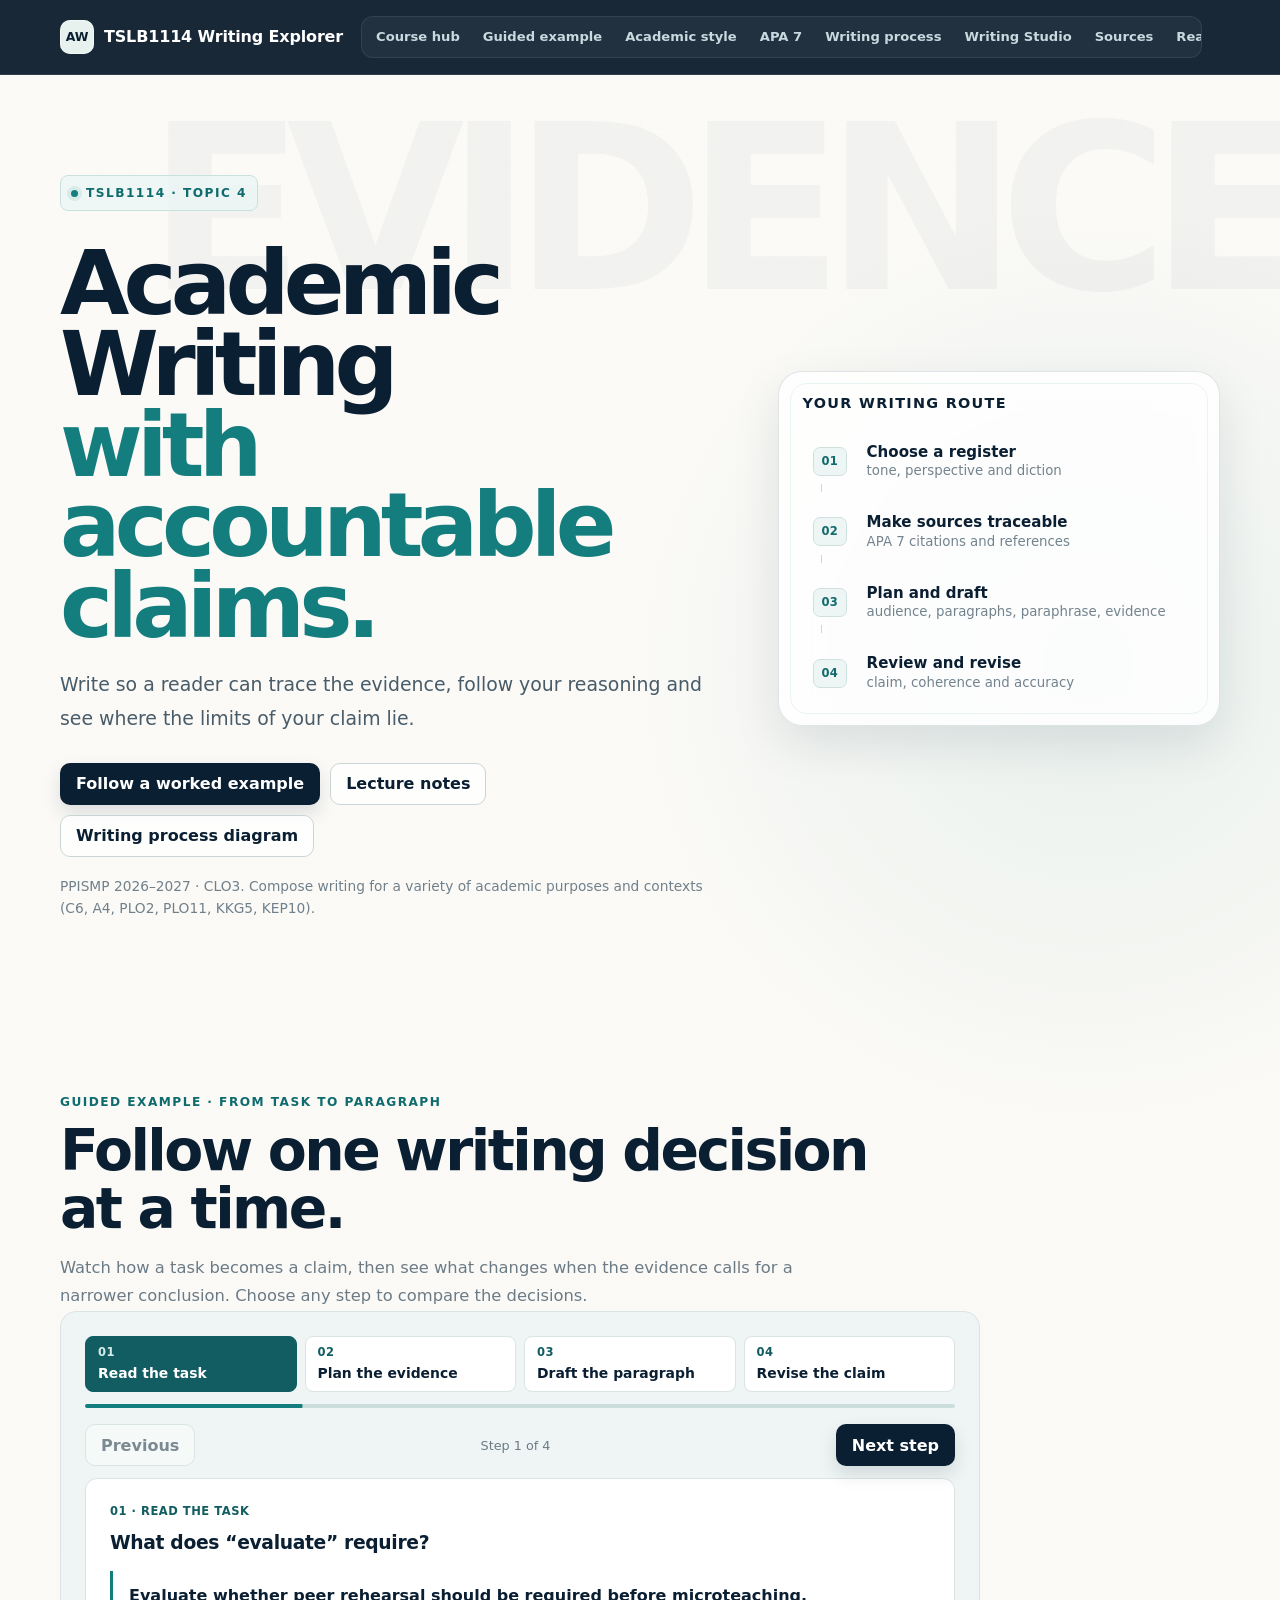
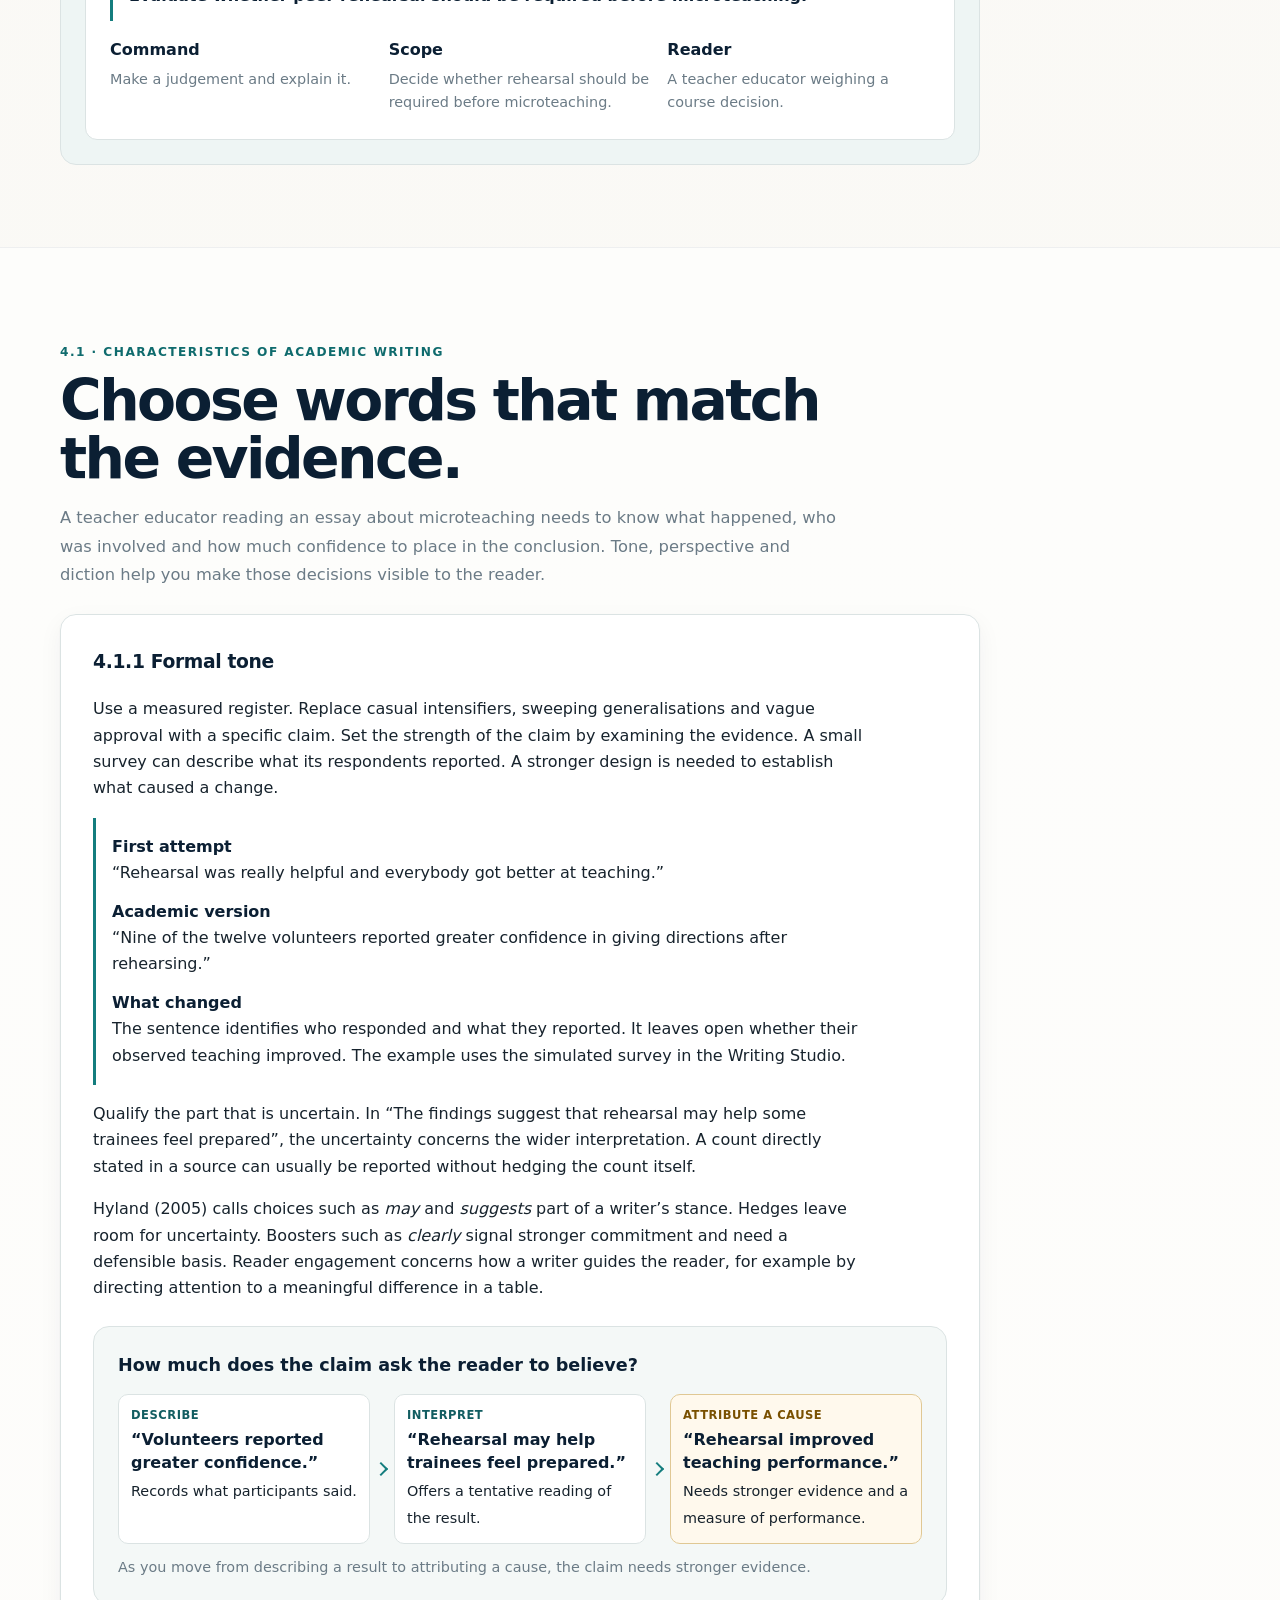
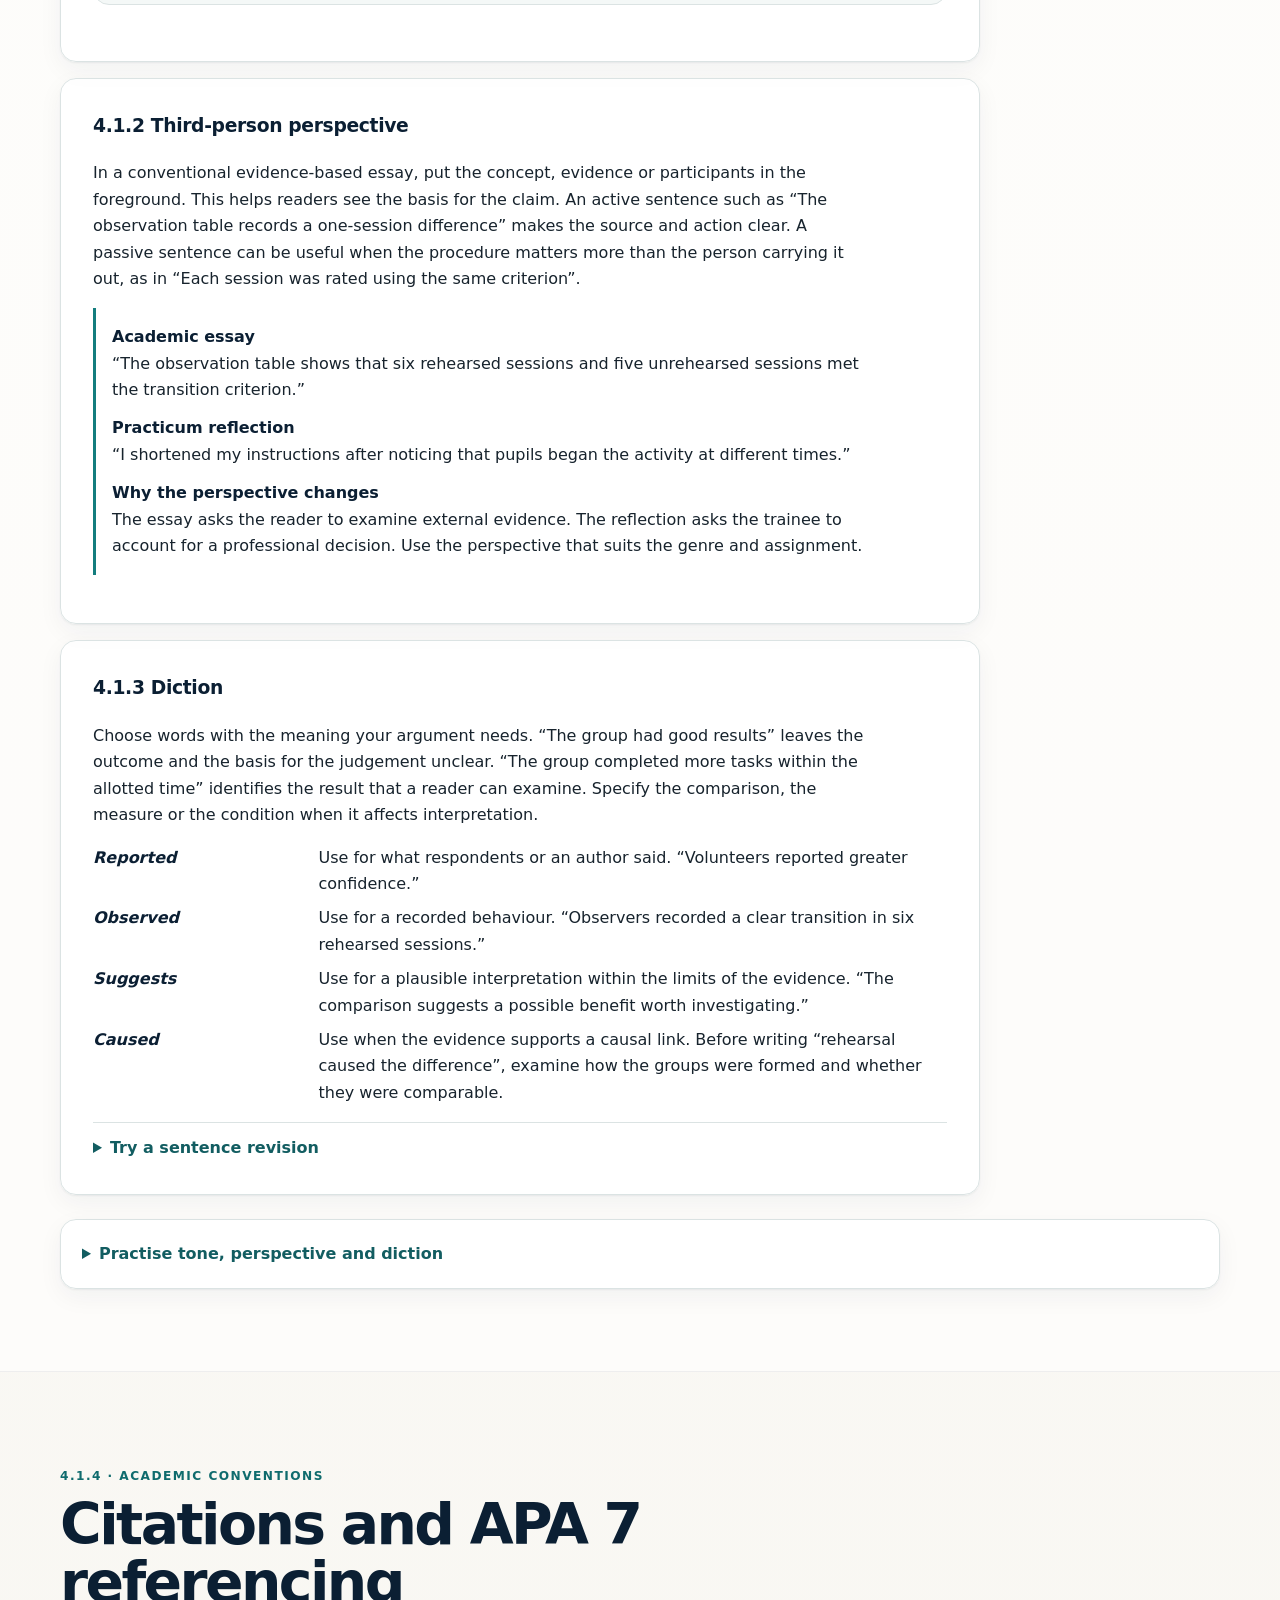
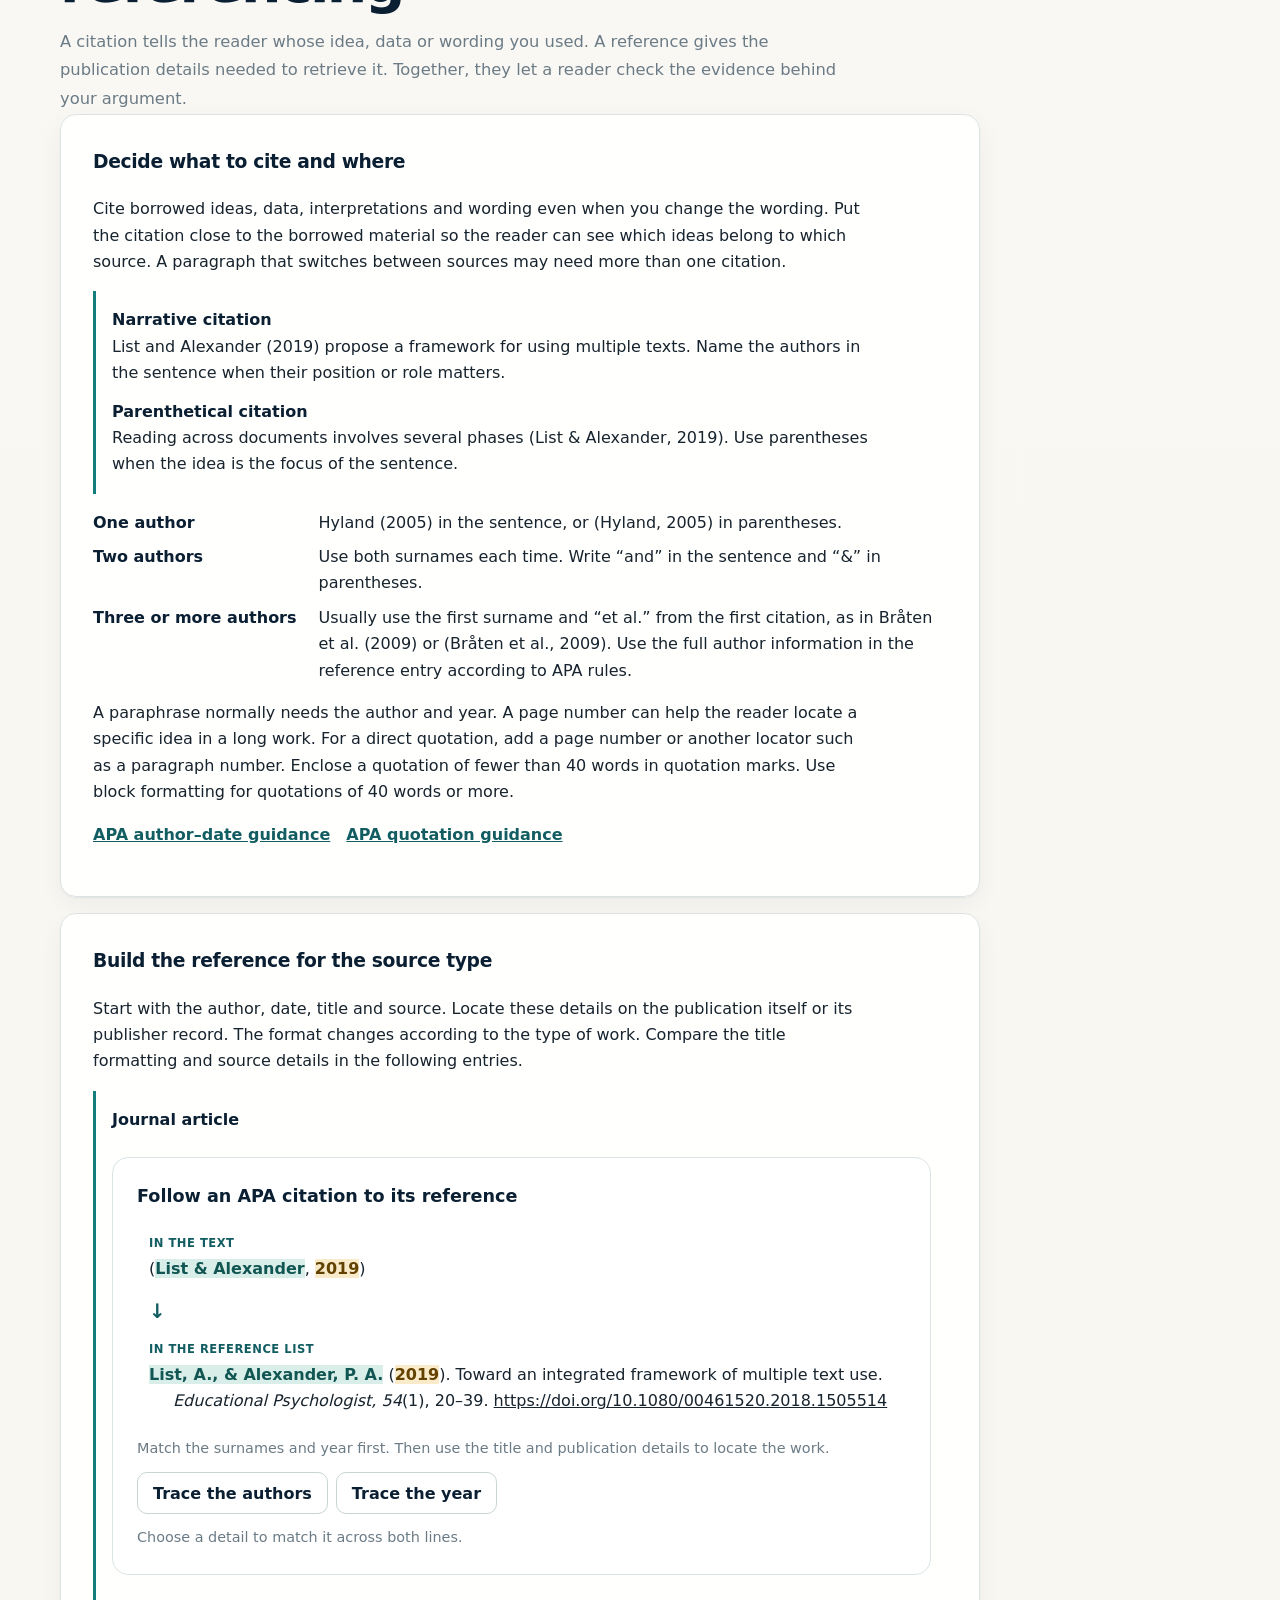
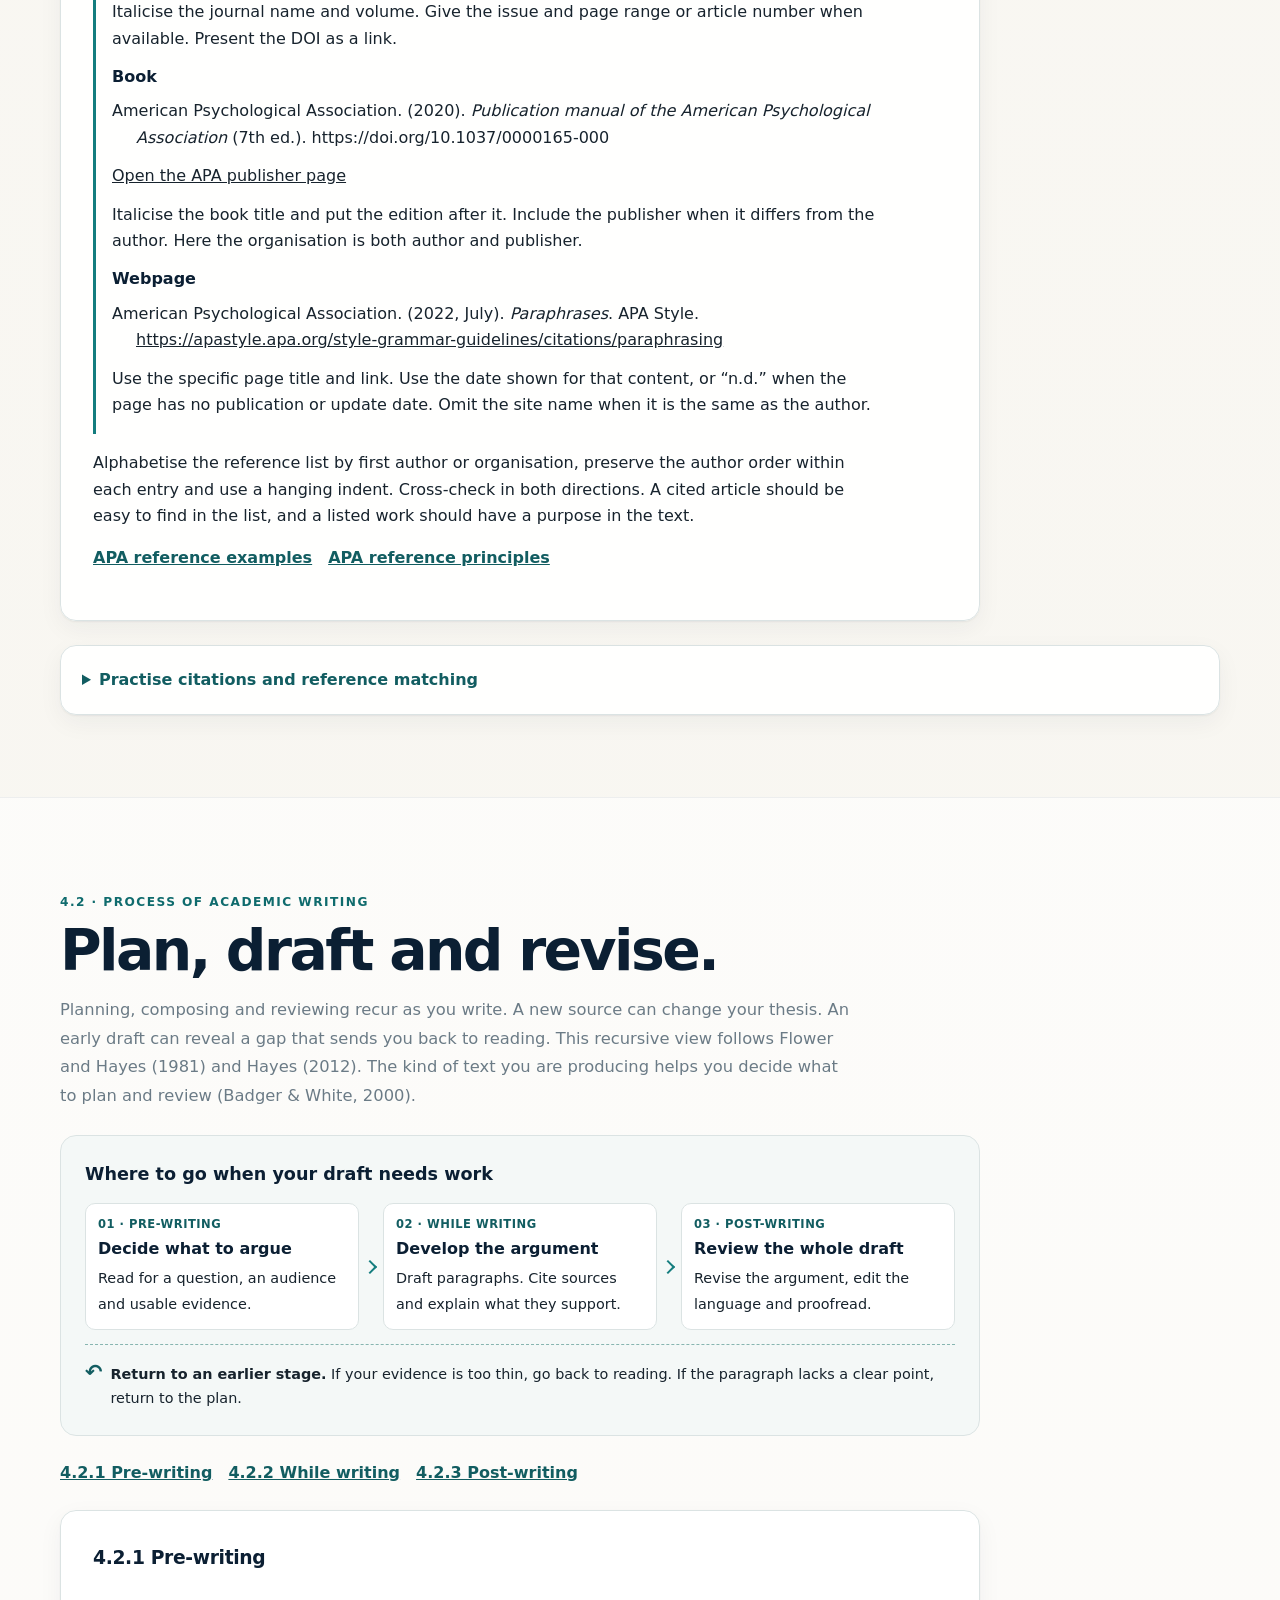
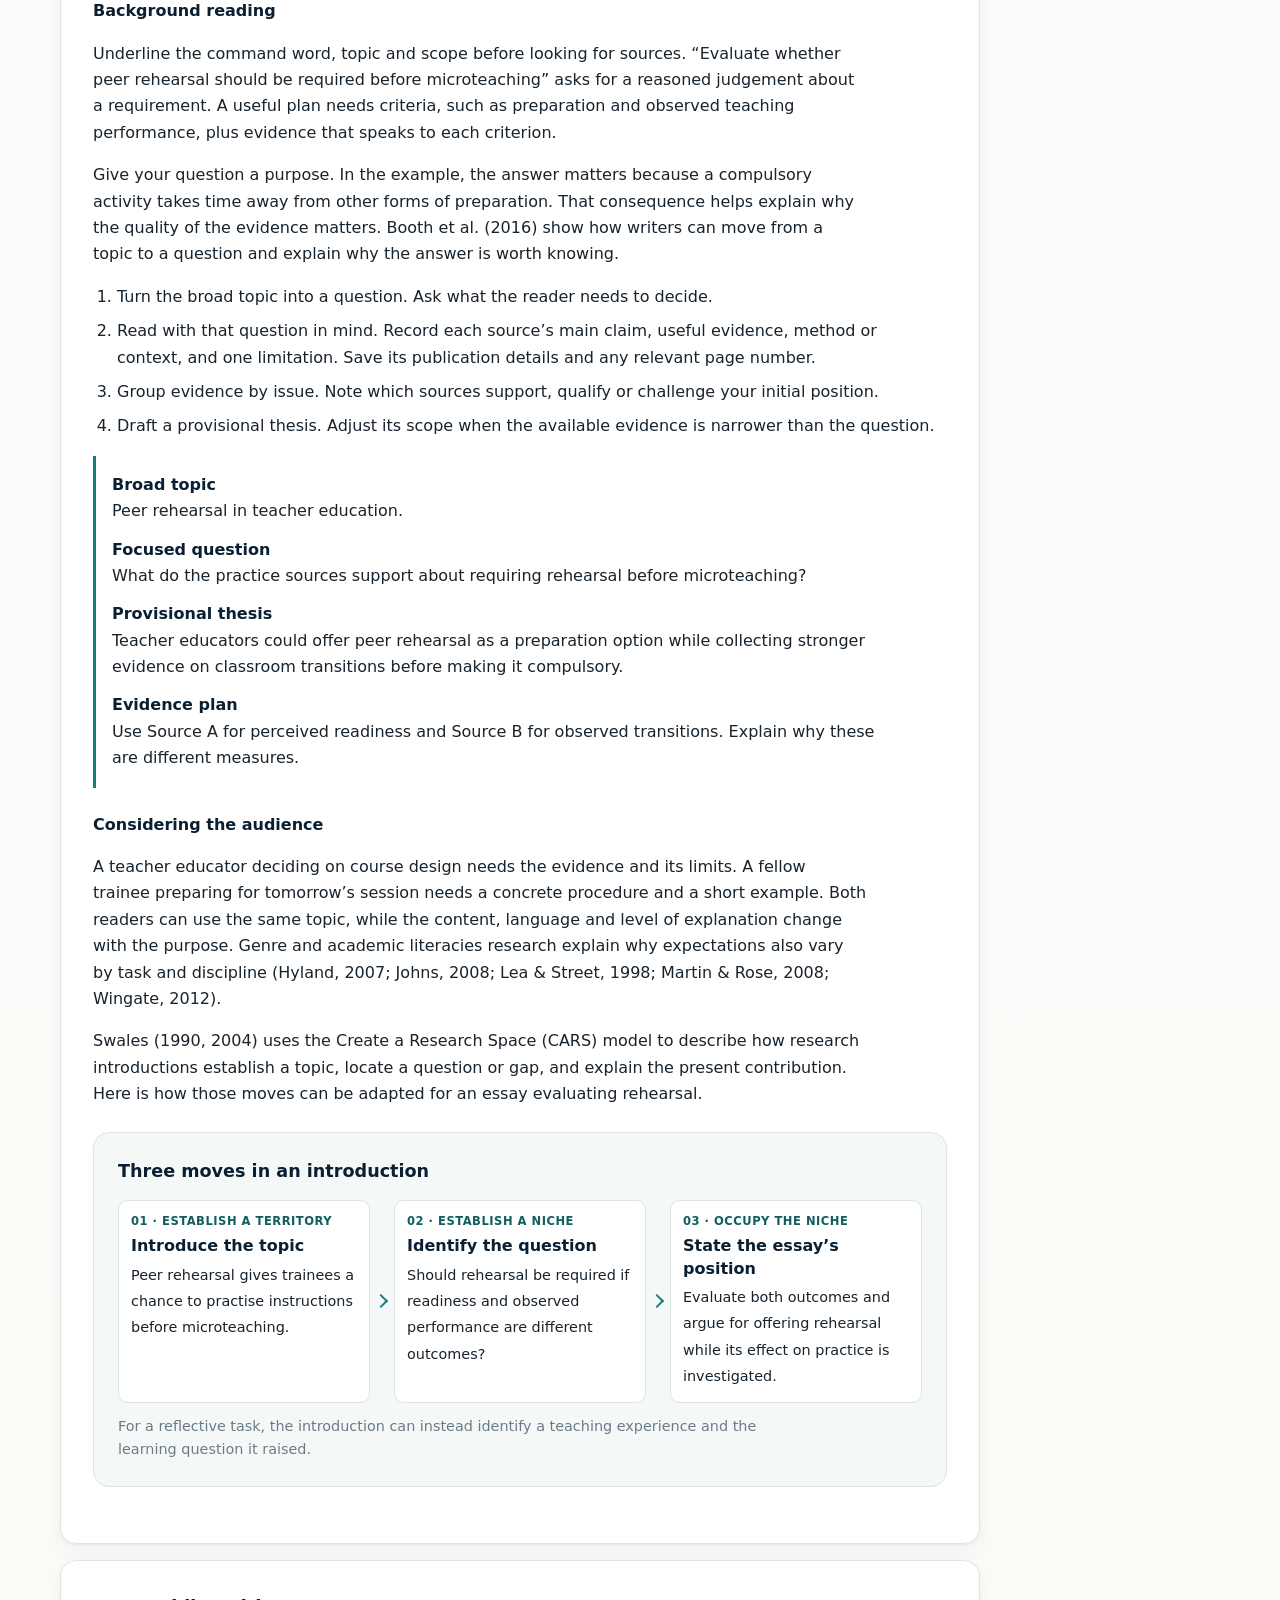
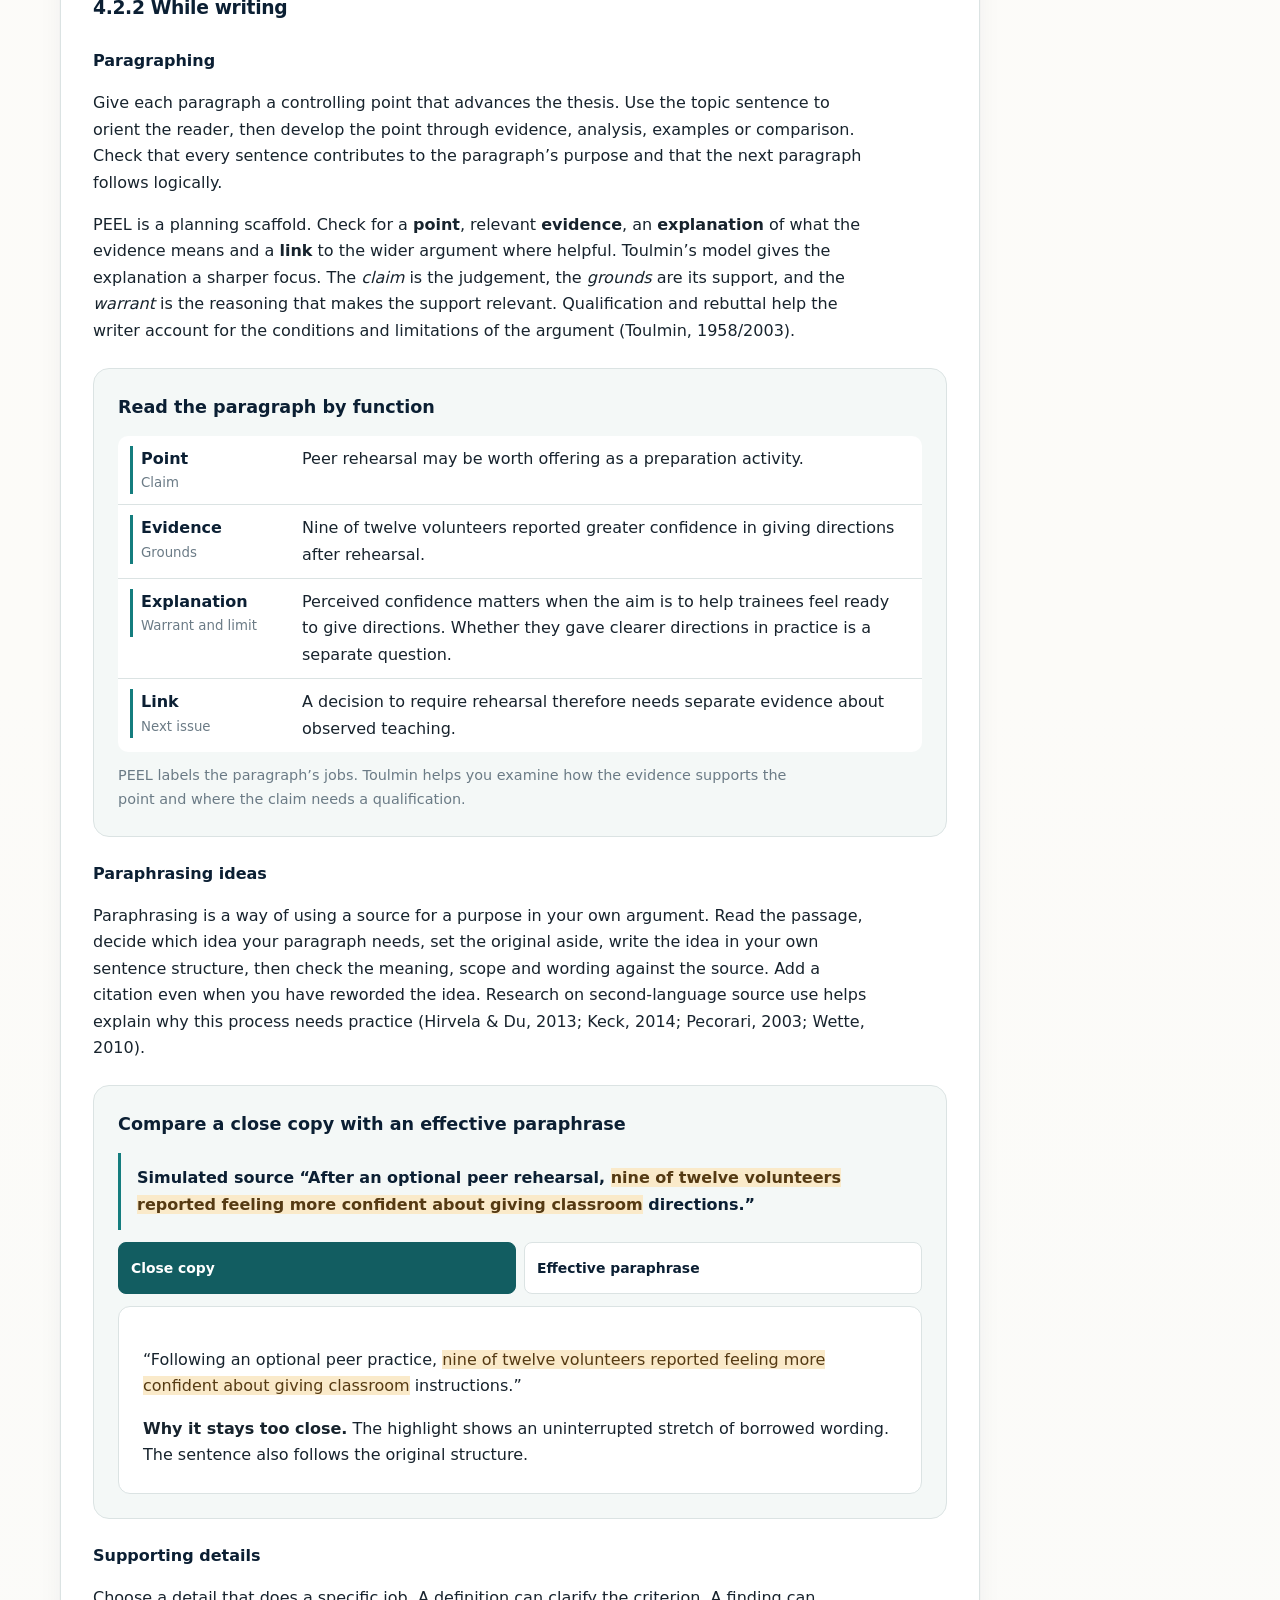
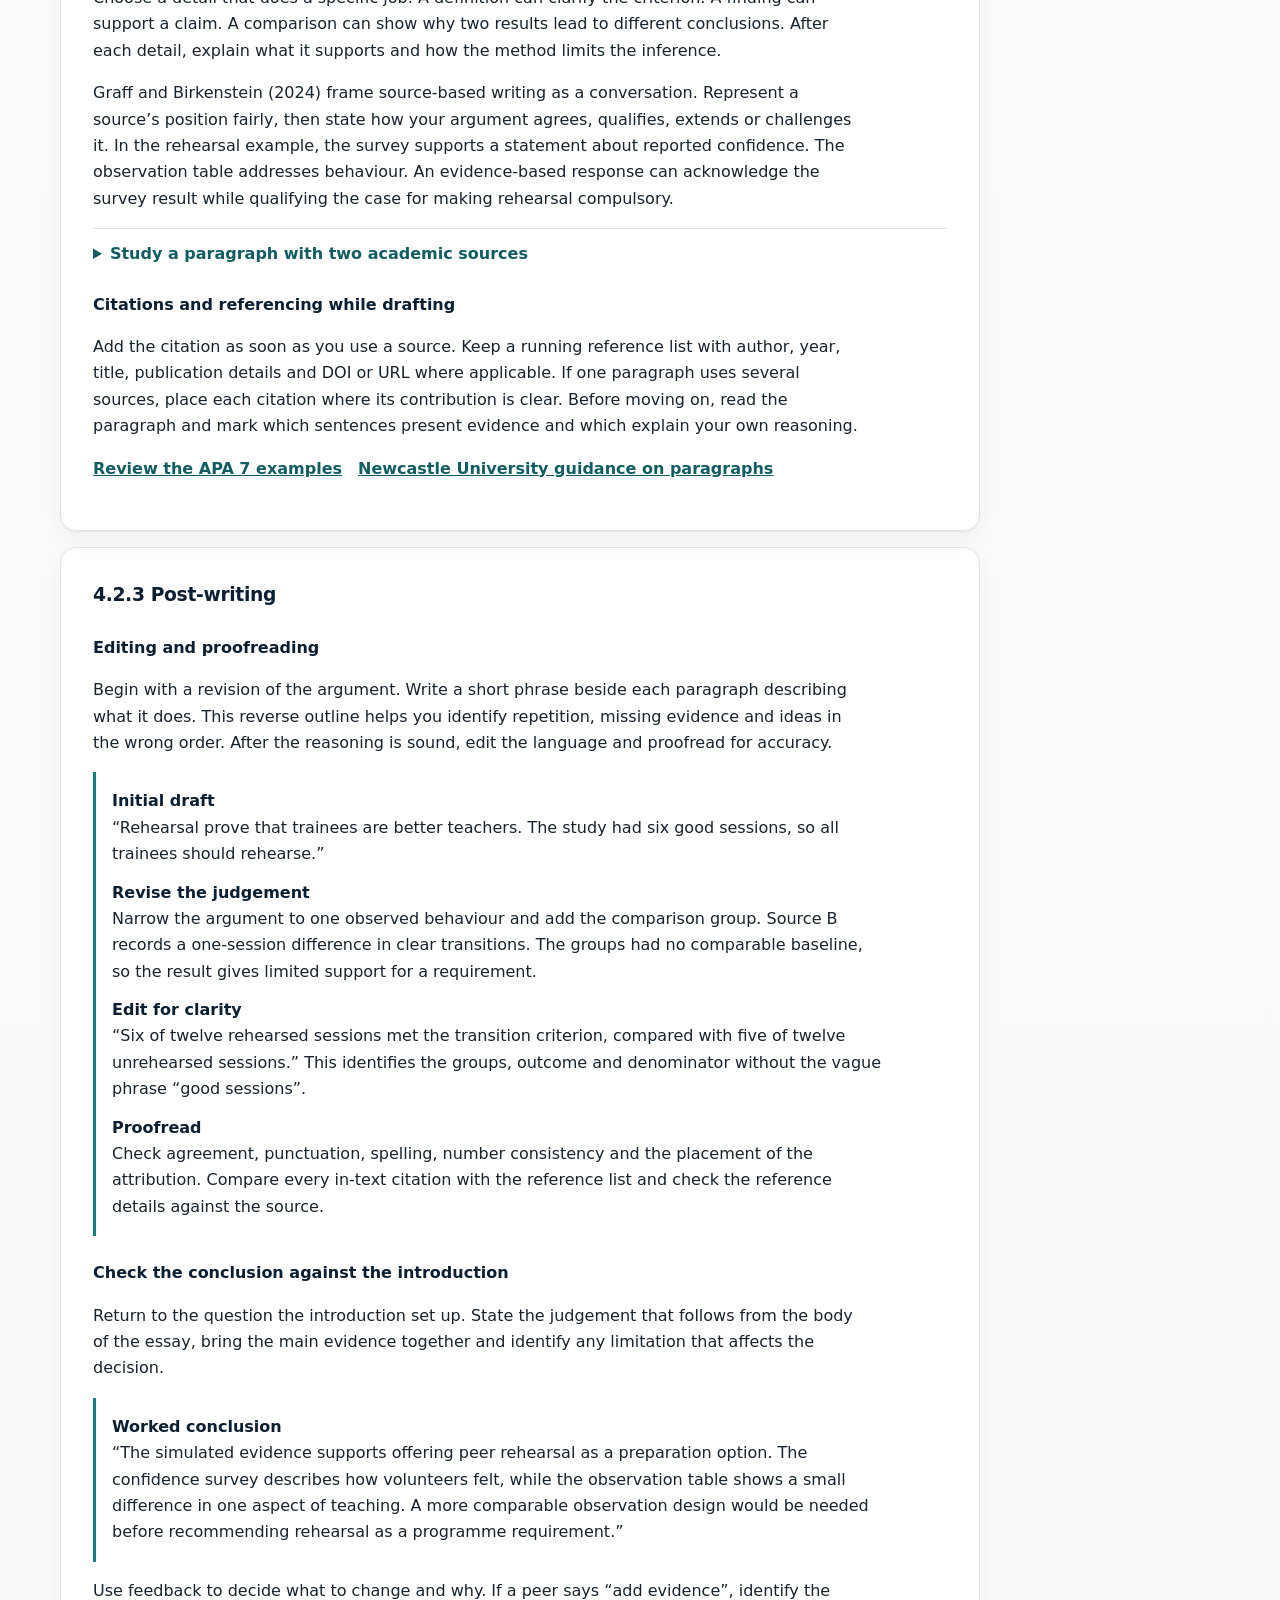
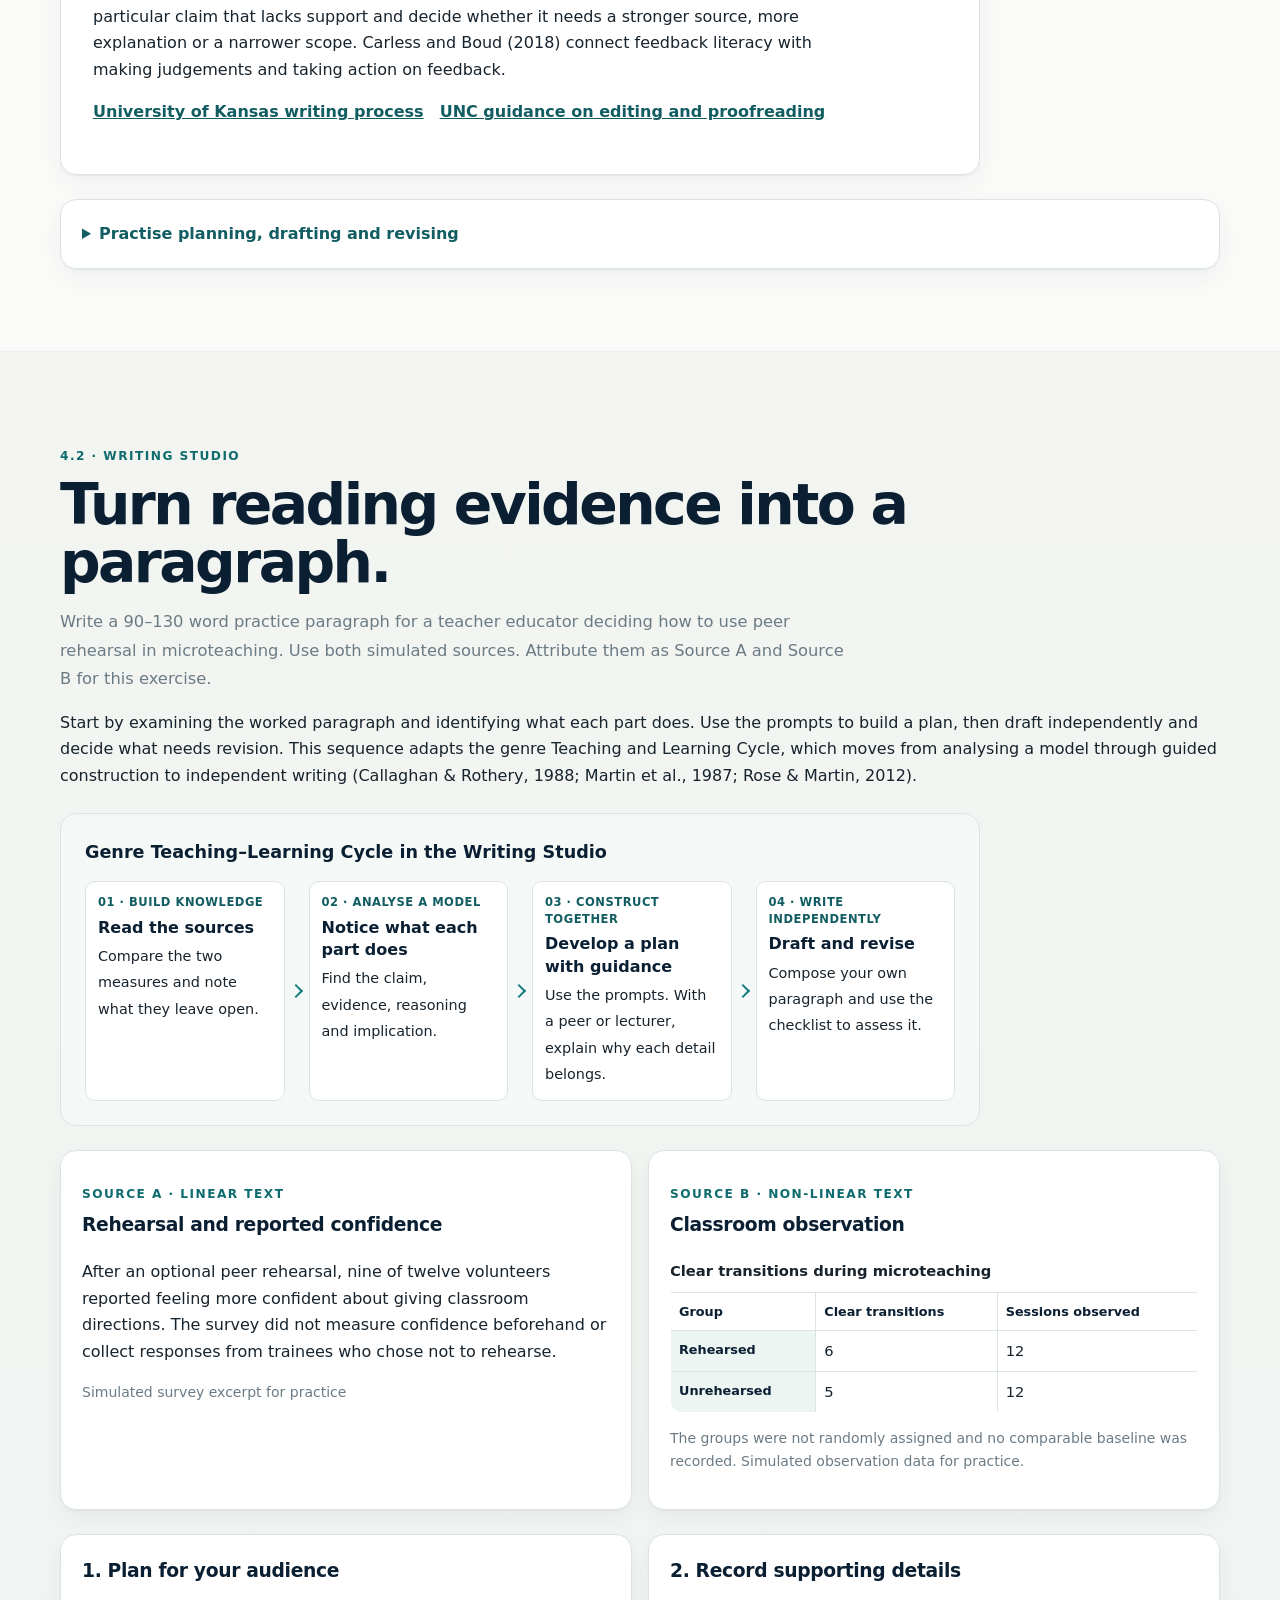
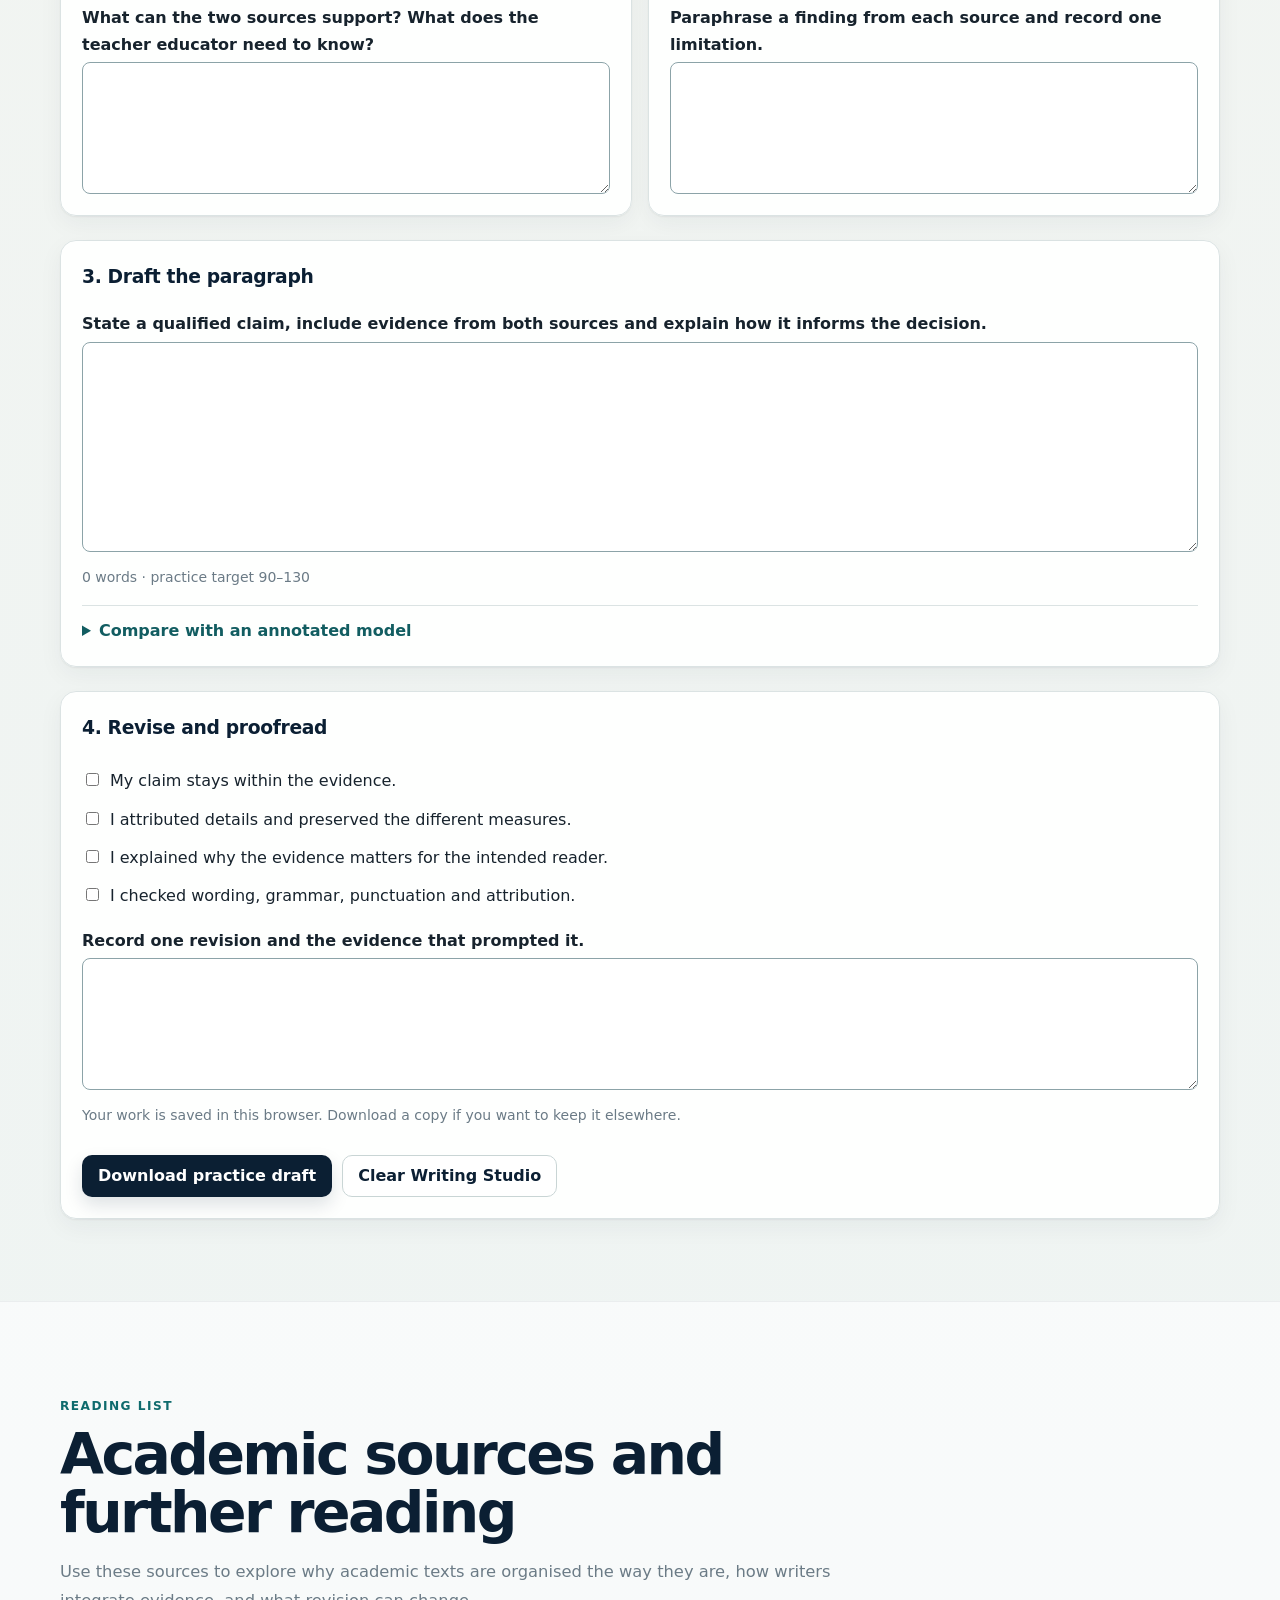
<file: writing.html>
<!doctype html>
<html lang="en-MY">
<head>
  <meta charset="utf-8">
  <meta name="viewport" content="width=device-width, initial-scale=1">
  <meta name="description" content="TSLB1114 Topic 4 Academic Writing Explorer. Practise style, APA 7 and the writing process.">
  <title>TSLB1114 Academic Writing Explorer</title>
  <link rel="stylesheet" href="styles.css">
  <link rel="stylesheet" href="study.css">
  <script src="study.js" defer></script>
  <script src="vendor/anime.umd.min.js" defer></script>
  <script src="writing-motion.js" defer></script>
</head>
<body class="writing-page">
  <a class="skip-link" href="#writing-main">Skip to Writing Explorer</a>
  <header class="topbar">
    <div class="wrap nav">
      <a class="brand" href="#home"><span class="brandmark" aria-hidden="true">AW</span>TSLB1114 Writing Explorer</a>
      <nav class="navlinks" aria-label="Main navigation">
        <a href="https://tslb1114.vercel.app/">Course hub</a><a href="#writing-flow">Guided example</a><a href="#style">Academic style</a><a href="#apa">APA 7</a><a href="#process">Writing process</a><a href="#studio">Writing Studio</a><a href="#writing-sources">Sources</a><a href="reading.html">Reading Explorer</a>
      </nav>
    </div>
  </header>
  <main id="writing-main" tabindex="-1">
    <section class="hero" id="home">
      <div class="wrap hero-grid">
        <div>
          <p class="eyebrow">TSLB1114 · Topic 4</p>
          <h1>Academic Writing<br><span>with accountable claims.</span></h1>
          <p class="lead">Write so a reader can trace the evidence, follow your reasoning and see where the limits of your claim lie.</p>
          <div class="hero-actions">
            <a class="btn primary" href="#writing-flow">Follow a worked example</a>
            <a class="btn secondary" href="lecture-notes.html#topic-4">Lecture notes</a>
            <a class="btn secondary" href="#writing-process-diagram">Writing process diagram</a>
          </div>
          <p class="note">PPISMP 2026–2027 · CLO3. Compose writing for a variety of academic purposes and contexts (C6, A4, PLO2, PLO11, KKG5, KEP10).</p>
        </div>
        <aside class="hero-card" aria-label="Your writing route">
          <h3>Your writing route</h3>
          <div class="map">
            <div class="node"><span class="pill">01</span><b>Choose a register</b><small>tone, perspective and diction</small></div>
            <div class="node"><span class="pill">02</span><b>Make sources traceable</b><small>APA 7 citations and references</small></div>
            <div class="node"><span class="pill">03</span><b>Plan and draft</b><small>audience, paragraphs, paraphrase, evidence</small></div>
            <div class="node"><span class="pill">04</span><b>Review and revise</b><small>claim, coherence and accuracy</small></div>
          </div>
        </aside>
      </div>
    </section>

    <section class="section" id="writing-flow">
      <div class="wrap">
        <p class="kicker">Guided example · From task to paragraph</p>
        <h2>Follow one writing decision at a time.</h2>
        <p class="section-intro">Watch how a task becomes a claim, then see what changes when the evidence calls for a narrower conclusion. Choose any step to compare the decisions.</p>
        <div class="flow-lab" data-lesson-flow>
          <nav class="flow-choices" aria-label="Steps in the worked example">
            <a href="#flow-task" data-flow-choice><span>01</span><strong>Read the task</strong></a>
            <a href="#flow-plan" data-flow-choice><span>02</span><strong>Plan the evidence</strong></a>
            <a href="#flow-draft" data-flow-choice><span>03</span><strong>Draft the paragraph</strong></a>
            <a href="#flow-revise" data-flow-choice><span>04</span><strong>Revise the claim</strong></a>
          </nav>
          <div class="flow-track" aria-hidden="true" hidden><span data-flow-progress></span></div>
          <div class="flow-actions" data-flow-actions hidden>
            <button type="button" class="btn secondary" data-flow-previous>Previous</button>
            <p class="flow-status" role="status" data-flow-status></p>
            <button type="button" class="btn primary" data-flow-next>Next step</button>
          </div>
          <div class="flow-panels">
            <article class="flow-panel" id="flow-task" data-flow-panel>
              <p class="figure-tag">01 · Read the task</p>
              <h3>What does “evaluate” require?</h3>
              <p class="flow-sample">Evaluate whether peer rehearsal should be required before microteaching.</p>
              <dl class="flow-key">
                <div><dt>Command</dt><dd>Make a judgement and explain it.</dd></div>
                <div><dt>Scope</dt><dd>Decide whether rehearsal should be required before microteaching.</dd></div>
                <div><dt>Reader</dt><dd>A teacher educator weighing a course decision.</dd></div>
              </dl>
            </article>
            <article class="flow-panel" id="flow-plan" data-flow-panel>
              <p class="figure-tag">02 · Plan the evidence</p>
              <h3>Separate the two outcomes.</h3>
              <div class="study-grid flow-evidence">
                <div>
                  <strong>Source A · Confidence</strong>
                  <label class="flow-meter"><span>Volunteers who reported greater confidence <strong>9/12</strong></span><meter min="0" max="12" value="9">9 of 12</meter></label>
                  <small>Self-report. No earlier confidence measure.</small>
                </div>
                <div>
                  <strong>Source B · Clear transitions</strong>
                  <label class="flow-meter"><span>Rehearsed sessions <strong>6/12</strong></span><meter min="0" max="12" value="6">6 of 12</meter></label>
                  <label class="flow-meter"><span>Unrehearsed sessions <strong>5/12</strong></span><meter min="0" max="12" value="5">5 of 12</meter></label>
                  <small>Observation. The groups had no comparable baseline.</small>
                </div>
              </div>
              <p>Use each result for the question it can answer. The first measure concerns how trainees felt. The second concerns what observers recorded.</p>
            </article>
            <article class="flow-panel" id="flow-draft" data-flow-panel>
              <p class="figure-tag">03 · Draft the paragraph</p>
              <h3>Put a claim next to its evidence.</h3>
              <p class="flow-sample">Peer rehearsal should be compulsory because trainees who rehearsed were more confident and taught better.</p>
              <p><strong>Look for the gap.</strong> The survey captures perceived confidence and the table counts one observed behaviour. The draft makes a much broader claim about teaching quality.</p>
              <a href="#paragraph-diagram">See how point, evidence and explanation work together</a>
            </article>
            <article class="flow-panel" id="flow-revise" data-flow-panel>
              <p class="figure-tag">04 · Revise the claim</p>
              <h3>Make the recommendation fit the evidence.</h3>
              <p class="flow-sample">Peer rehearsal could be offered as a preparation activity. Volunteers reported greater confidence, while the observed difference in transitions was small. More comparable evidence is needed before making rehearsal compulsory.</p>
              <p><strong>What changed.</strong> The revision distinguishes the outcomes and gives the reader a proportionate recommendation.</p>
              <a href="#studio">Try the same decisions in the Writing Studio</a>
            </article>
          </div>
        </div>
      </div>
    </section>

    <section class="section alt" id="style">
      <div class="wrap">
        <p class="kicker">4.1 · Characteristics of academic writing</p>
        <h2>Choose words that match the evidence.</h2>
        <p class="section-intro">A teacher educator reading an essay about microteaching needs to know what happened, who was involved and how much confidence to place in the conclusion. Tone, perspective and diction help you make those decisions visible to the reader.</p>
        <div class="lesson-stack study-block">
          <article class="card lesson-unit" id="formal-tone">
            <h3>4.1.1 Formal tone</h3>
            <p>Use a measured register. Replace casual intensifiers, sweeping generalisations and vague approval with a specific claim. Set the strength of the claim by examining the evidence. A small survey can describe what its respondents reported. A stronger design is needed to establish what caused a change.</p>
            <div class="lesson-example">
              <p><strong>First attempt</strong> “Rehearsal was really helpful and everybody got better at teaching.”</p>
              <p><strong>Academic version</strong> “Nine of the twelve volunteers reported greater confidence in giving directions after rehearsing.”</p>
              <p><strong>What changed</strong> The sentence identifies who responded and what they reported. It leaves open whether their observed teaching improved. The example uses the simulated survey in the Writing Studio.</p>
            </div>
            <p>Qualify the part that is uncertain. In “The findings suggest that rehearsal may help some trainees feel prepared”, the uncertainty concerns the wider interpretation. A count directly stated in a source can usually be reported without hedging the count itself.</p>
            <p>Hyland (2005) calls choices such as <em>may</em> and <em>suggests</em> part of a writer’s stance. Hedges leave room for uncertainty. Boosters such as <em>clearly</em> signal stronger commitment and need a defensible basis. Reader engagement concerns how a writer guides the reader, for example by directing attention to a meaningful difference in a table.</p>
            <figure class="writing-figure" id="stance-diagram">
              <figcaption><strong>How much does the claim ask the reader to believe?</strong></figcaption>
              <ol class="figure-flow">
                <li><span class="figure-tag">Describe</span><strong>“Volunteers reported greater confidence.”</strong><span>Records what participants said.</span></li>
                <li><span class="figure-tag">Interpret</span><strong>“Rehearsal may help trainees feel prepared.”</strong><span>Offers a tentative reading of the result.</span></li>
                <li class="figure-caution"><span class="figure-tag">Attribute a cause</span><strong>“Rehearsal improved teaching performance.”</strong><span>Needs stronger evidence and a measure of performance.</span></li>
              </ol>
              <p class="figure-note">As you move from describing a result to attributing a cause, the claim needs stronger evidence.</p>
            </figure>
          </article>
          <article class="card lesson-unit" id="third-person">
            <h3>4.1.2 Third-person perspective</h3>
            <p>In a conventional evidence-based essay, put the concept, evidence or participants in the foreground. This helps readers see the basis for the claim. An active sentence such as “The observation table records a one-session difference” makes the source and action clear. A passive sentence can be useful when the procedure matters more than the person carrying it out, as in “Each session was rated using the same criterion”.</p>
            <div class="lesson-example">
              <p><strong>Academic essay</strong> “The observation table shows that six rehearsed sessions and five unrehearsed sessions met the transition criterion.”</p>
              <p><strong>Practicum reflection</strong> “I shortened my instructions after noticing that pupils began the activity at different times.”</p>
              <p><strong>Why the perspective changes</strong> The essay asks the reader to examine external evidence. The reflection asks the trainee to account for a professional decision. Use the perspective that suits the genre and assignment.</p>
            </div>
          </article>
          <article class="card lesson-unit" id="diction">
            <h3>4.1.3 Diction</h3>
            <p>Choose words with the meaning your argument needs. “The group had good results” leaves the outcome and the basis for the judgement unclear. “The group completed more tasks within the allotted time” identifies the result that a reader can examine. Specify the comparison, the measure or the condition when it affects interpretation.</p>
            <dl class="lesson-terms">
              <dt><em>Reported</em></dt><dd>Use for what respondents or an author said. “Volunteers reported greater confidence.”</dd>
              <dt><em>Observed</em></dt><dd>Use for a recorded behaviour. “Observers recorded a clear transition in six rehearsed sessions.”</dd>
              <dt><em>Suggests</em></dt><dd>Use for a plausible interpretation within the limits of the evidence. “The comparison suggests a possible benefit worth investigating.”</dd>
              <dt><em>Caused</em></dt><dd>Use when the evidence supports a causal link. Before writing “rehearsal caused the difference”, examine how the groups were formed and whether they were comparable.</dd>
            </dl>
            <details class="study-model"><summary>Try a sentence revision</summary><p>Revise “The teaching technique produced amazing results” using this detail: 8 of 10 pupils completed the activity within five minutes. A precise version is “Eight of the ten pupils completed the activity within five minutes.” A comparison with another technique would require comparable data.</p></details>
          </article>
        </div>
        <details class="card lesson-practice study-block">
          <summary>Practise tone, perspective and diction</summary>
          <div class="study-grid study-checks" data-practice="style"></div>
        </details>
      </div>
    </section>

    <section class="section" id="apa">
      <div class="wrap">
        <p class="kicker">4.1.4 · Academic conventions</p>
        <h2>Citations and APA 7 referencing</h2>
        <p class="section-intro">A citation tells the reader whose idea, data or wording you used. A reference gives the publication details needed to retrieve it. Together, they let a reader check the evidence behind your argument.</p>
        <div class="lesson-stack">
          <article class="card lesson-unit">
            <h3>Decide what to cite and where</h3>
            <p>Cite borrowed ideas, data, interpretations and wording even when you change the wording. Put the citation close to the borrowed material so the reader can see which ideas belong to which source. A paragraph that switches between sources may need more than one citation.</p>
            <div class="lesson-example">
              <p><strong>Narrative citation</strong> List and Alexander (2019) propose a framework for using multiple texts. Name the authors in the sentence when their position or role matters.</p>
              <p><strong>Parenthetical citation</strong> Reading across documents involves several phases (List &amp; Alexander, 2019). Use parentheses when the idea is the focus of the sentence.</p>
            </div>
            <dl class="lesson-terms">
              <dt>One author</dt><dd>Hyland (2005) in the sentence, or (Hyland, 2005) in parentheses.</dd>
              <dt>Two authors</dt><dd>Use both surnames each time. Write “and” in the sentence and “&amp;” in parentheses.</dd>
              <dt>Three or more authors</dt><dd>Usually use the first surname and “et al.” from the first citation, as in Bråten et al. (2009) or (Bråten et al., 2009). Use the full author information in the reference entry according to APA rules.</dd>
            </dl>
            <p>A paraphrase normally needs the author and year. A page number can help the reader locate a specific idea in a long work. For a direct quotation, add a page number or another locator such as a paragraph number. Enclose a quotation of fewer than 40 words in quotation marks. Use block formatting for quotations of 40 words or more.</p>
            <p class="lesson-links"><a href="https://apastyle.apa.org/style-grammar-guidelines/citations/basic-principles/author-date">APA author–date guidance</a><a href="https://apastyle.apa.org/style-grammar-guidelines/citations/quotations">APA quotation guidance</a></p>
          </article>
          <article class="card lesson-unit">
            <h3>Build the reference for the source type</h3>
            <p>Start with the author, date, title and source. Locate these details on the publication itself or its publisher record. The format changes according to the type of work. Compare the title formatting and source details in the following entries.</p>
            <div class="lesson-example">
              <h4>Journal article</h4>
              <figure class="writing-figure citation-figure" id="citation-diagram">
                <figcaption><strong>Follow an APA citation to its reference</strong></figcaption>
                <div class="citation-row">
                  <span class="figure-tag">In the text</span>
                  <p>(<span class="citation-authors">List &amp; Alexander</span>, <span class="citation-year">2019</span>)</p>
                </div>
                <span class="citation-arrow" aria-hidden="true">↓</span>
                <div class="citation-row">
                  <span class="figure-tag">In the reference list</span>
                  <p class="reference-entry"><span class="citation-authors">List, A., &amp; Alexander, P. A.</span> (<span class="citation-year">2019</span>). Toward an integrated framework of multiple text use. <em>Educational Psychologist, 54</em>(1), 20–39. <a href="https://doi.org/10.1080/00461520.2018.1505514">https://doi.org/10.1080/00461520.2018.1505514</a></p>
                </div>
                <p class="figure-note">Match the surnames and year first. Then use the title and publication details to locate the work.</p>
                <div class="citation-controls" data-citation-controls hidden>
                  <button class="btn secondary" type="button" data-citation-trace="authors" aria-pressed="false">Trace the authors</button>
                  <button class="btn secondary" type="button" data-citation-trace="year" aria-pressed="false">Trace the year</button>
                  <p class="figure-note" data-citation-status role="status">Choose a detail to match it across both lines.</p>
                </div>
              </figure>
              <p>Italicise the journal name and volume. Give the issue and page range or article number when available. Present the DOI as a link.</p>
              <h4>Book</h4>
              <p class="reference-entry">American Psychological Association. (2020). <em>Publication manual of the American Psychological Association</em> (7th ed.). https://doi.org/10.1037/0000165-000</p>
              <p><a href="https://apastyle.apa.org/products/publication-manual-7th-edition">Open the APA publisher page</a></p>
              <p>Italicise the book title and put the edition after it. Include the publisher when it differs from the author. Here the organisation is both author and publisher.</p>
              <h4>Webpage</h4>
              <p class="reference-entry">American Psychological Association. (2022, July). <em>Paraphrases</em>. APA Style. <a href="https://apastyle.apa.org/style-grammar-guidelines/citations/paraphrasing">https://apastyle.apa.org/style-grammar-guidelines/citations/paraphrasing</a></p>
              <p>Use the specific page title and link. Use the date shown for that content, or “n.d.” when the page has no publication or update date. Omit the site name when it is the same as the author.</p>
            </div>
            <p>Alphabetise the reference list by first author or organisation, preserve the author order within each entry and use a hanging indent. Cross-check in both directions. A cited article should be easy to find in the list, and a listed work should have a purpose in the text.</p>
            <p class="lesson-links"><a href="https://apastyle.apa.org/style-grammar-guidelines/references/examples">APA reference examples</a><a href="https://apastyle.apa.org/style-grammar-guidelines/references/basic-principles">APA reference principles</a></p>
          </article>
        </div>
        <details class="card lesson-practice study-block">
          <summary>Practise citations and reference matching</summary>
          <div class="study-grid study-checks" data-practice="apa"></div>
        </details>
      </div>
    </section>

    <section class="section alt" id="process">
      <div class="wrap">
        <p class="kicker">4.2 · Process of academic writing</p>
        <h2>Plan, draft and revise.</h2>
        <p class="section-intro">Planning, composing and reviewing recur as you write. A new source can change your thesis. An early draft can reveal a gap that sends you back to reading. This recursive view follows Flower and Hayes (1981) and Hayes (2012). The kind of text you are producing helps you decide what to plan and review (Badger &amp; White, 2000).</p>
        <figure class="writing-figure" id="writing-process-diagram">
          <figcaption><strong>Where to go when your draft needs work</strong></figcaption>
          <ol class="figure-flow">
            <li><span class="figure-tag">01 · Pre-writing</span><strong>Decide what to argue</strong><span>Read for a question, an audience and usable evidence.</span></li>
            <li><span class="figure-tag">02 · While writing</span><strong>Develop the argument</strong><span>Draft paragraphs. Cite sources and explain what they support.</span></li>
            <li><span class="figure-tag">03 · Post-writing</span><strong>Review the whole draft</strong><span>Revise the argument, edit the language and proofread.</span></li>
          </ol>
          <p class="figure-return"><span aria-hidden="true">↶</span><span><strong>Return to an earlier stage.</strong> If your evidence is too thin, go back to reading. If the paragraph lacks a clear point, return to the plan.</span></p>
        </figure>
        <nav class="lesson-links study-block" aria-label="Writing stages">
          <a href="#pre-writing">4.2.1 Pre-writing</a><a href="#while-writing">4.2.2 While writing</a><a href="#post-writing">4.2.3 Post-writing</a>
        </nav>
        <div class="lesson-stack study-block">
          <article class="card lesson-unit" id="pre-writing">
            <h3>4.2.1 Pre-writing</h3>
            <h4>Background reading</h4>
            <p>Underline the command word, topic and scope before looking for sources. “Evaluate whether peer rehearsal should be required before microteaching” asks for a reasoned judgement about a requirement. A useful plan needs criteria, such as preparation and observed teaching performance, plus evidence that speaks to each criterion.</p>
            <p>Give your question a purpose. In the example, the answer matters because a compulsory activity takes time away from other forms of preparation. That consequence helps explain why the quality of the evidence matters. Booth et al. (2016) show how writers can move from a topic to a question and explain why the answer is worth knowing.</p>
            <ol>
              <li>Turn the broad topic into a question. Ask what the reader needs to decide.</li>
              <li>Read with that question in mind. Record each source’s main claim, useful evidence, method or context, and one limitation. Save its publication details and any relevant page number.</li>
              <li>Group evidence by issue. Note which sources support, qualify or challenge your initial position.</li>
              <li>Draft a provisional thesis. Adjust its scope when the available evidence is narrower than the question.</li>
            </ol>
            <div class="lesson-example">
              <p><strong>Broad topic</strong> Peer rehearsal in teacher education.</p>
              <p><strong>Focused question</strong> What do the practice sources support about requiring rehearsal before microteaching?</p>
              <p><strong>Provisional thesis</strong> Teacher educators could offer peer rehearsal as a preparation option while collecting stronger evidence on classroom transitions before making it compulsory.</p>
              <p><strong>Evidence plan</strong> Use Source A for perceived readiness and Source B for observed transitions. Explain why these are different measures.</p>
            </div>
            <h4>Considering the audience</h4>
            <p>A teacher educator deciding on course design needs the evidence and its limits. A fellow trainee preparing for tomorrow’s session needs a concrete procedure and a short example. Both readers can use the same topic, while the content, language and level of explanation change with the purpose. Genre and academic literacies research explain why expectations also vary by task and discipline (Hyland, 2007; Johns, 2008; Lea &amp; Street, 1998; Martin &amp; Rose, 2008; Wingate, 2012).</p>
            <p>Swales (1990, 2004) uses the Create a Research Space (CARS) model to describe how research introductions establish a topic, locate a question or gap, and explain the present contribution. Here is how those moves can be adapted for an essay evaluating rehearsal.</p>
            <figure class="writing-figure" id="cars-diagram">
              <figcaption><strong>Three moves in an introduction</strong></figcaption>
              <ol class="figure-flow">
                <li><span class="figure-tag">01 · Establish a territory</span><strong>Introduce the topic</strong><span>Peer rehearsal gives trainees a chance to practise instructions before microteaching.</span></li>
                <li><span class="figure-tag">02 · Establish a niche</span><strong>Identify the question</strong><span>Should rehearsal be required if readiness and observed performance are different outcomes?</span></li>
                <li><span class="figure-tag">03 · Occupy the niche</span><strong>State the essay’s position</strong><span>Evaluate both outcomes and argue for offering rehearsal while its effect on practice is investigated.</span></li>
              </ol>
              <p class="figure-note">For a reflective task, the introduction can instead identify a teaching experience and the learning question it raised.</p>
            </figure>
          </article>

          <article class="card lesson-unit" id="while-writing">
            <h3>4.2.2 While writing</h3>
            <h4>Paragraphing</h4>
            <p>Give each paragraph a controlling point that advances the thesis. Use the topic sentence to orient the reader, then develop the point through evidence, analysis, examples or comparison. Check that every sentence contributes to the paragraph’s purpose and that the next paragraph follows logically.</p>
            <p>PEEL is a planning scaffold. Check for a <strong>point</strong>, relevant <strong>evidence</strong>, an <strong>explanation</strong> of what the evidence means and a <strong>link</strong> to the wider argument where helpful. Toulmin’s model gives the explanation a sharper focus. The <em>claim</em> is the judgement, the <em>grounds</em> are its support, and the <em>warrant</em> is the reasoning that makes the support relevant. Qualification and rebuttal help the writer account for the conditions and limitations of the argument (Toulmin, 1958/2003).</p>
            <figure class="writing-figure" id="paragraph-diagram">
              <figcaption><strong>Read the paragraph by function</strong></figcaption>
              <ol class="figure-annotated">
                <li><span><strong>Point</strong><small>Claim</small></span><p>Peer rehearsal may be worth offering as a preparation activity.</p></li>
                <li><span><strong>Evidence</strong><small>Grounds</small></span><p>Nine of twelve volunteers reported greater confidence in giving directions after rehearsal.</p></li>
                <li><span><strong>Explanation</strong><small>Warrant and limit</small></span><p>Perceived confidence matters when the aim is to help trainees feel ready to give directions. Whether they gave clearer directions in practice is a separate question.</p></li>
                <li><span><strong>Link</strong><small>Next issue</small></span><p>A decision to require rehearsal therefore needs separate evidence about observed teaching.</p></li>
              </ol>
              <p class="figure-note">PEEL labels the paragraph’s jobs. Toulmin helps you examine how the evidence supports the point and where the claim needs a qualification.</p>
            </figure>
            <h4>Paraphrasing ideas</h4>
            <p>Paraphrasing is a way of using a source for a purpose in your own argument. Read the passage, decide which idea your paragraph needs, set the original aside, write the idea in your own sentence structure, then check the meaning, scope and wording against the source. Add a citation even when you have reworded the idea. Research on second-language source use helps explain why this process needs practice (Hirvela &amp; Du, 2013; Keck, 2014; Pecorari, 2003; Wette, 2010).</p>
            <figure class="writing-figure paraphrase-figure" id="paraphrase-comparison">
              <figcaption><strong>Compare a close copy with an effective paraphrase</strong></figcaption>
              <div class="paraphrase-lab" data-lesson-flow>
                <p class="flow-sample"><strong>Simulated source</strong> “After an optional peer rehearsal, <mark>nine of twelve volunteers reported feeling more confident about giving classroom</mark> directions.”</p>
                <nav class="flow-choices" aria-label="Paraphrase versions">
                  <a href="#paraphrase-close" data-flow-choice><strong>Close copy</strong></a>
                  <a href="#paraphrase-effective" data-flow-choice><strong>Effective paraphrase</strong></a>
                </nav>
                <div class="flow-panels">
                  <div class="flow-panel" id="paraphrase-close" data-flow-panel>
                    <p>“Following an optional peer practice, <mark>nine of twelve volunteers reported feeling more confident about giving classroom</mark> instructions.”</p>
                    <p><strong>Why it stays too close.</strong> The highlight shows an uninterrupted stretch of borrowed wording. The sentence also follows the original structure.</p>
                  </div>
                  <div class="flow-panel" id="paraphrase-effective" data-flow-panel>
                    <p>“In Source A, <mark>three quarters of the volunteers who rehearsed</mark> said they felt more confident about giving directions (9 of 12 respondents).”</p>
                    <p><strong>Why it works.</strong> The paraphrase leads with the group and finding in a new structure. It keeps the sample, self-reported outcome and attribution.</p>
                  </div>
                </div>
              </div>
            </figure>
            <h4>Supporting details</h4>
            <p>Choose a detail that does a specific job. A definition can clarify the criterion. A finding can support a claim. A comparison can show why two results lead to different conclusions. After each detail, explain what it supports and how the method limits the inference.</p>
            <p>Graff and Birkenstein (2024) frame source-based writing as a conversation. Represent a source’s position fairly, then state how your argument agrees, qualifies, extends or challenges it. In the rehearsal example, the survey supports a statement about reported confidence. The observation table addresses behaviour. An evidence-based response can acknowledge the survey result while qualifying the case for making rehearsal compulsory.</p>
            <details class="study-model">
              <summary>Study a paragraph with two academic sources</summary>
              <p>When trainees compare academic texts, they should record why each source deserves weight in their argument. Bråten et al. (2009) examined the relationship between judging source trustworthiness and constructing meaning across texts. List and Alexander (2019) place the use of multiple texts within a process that extends from preparation to the production of a response. In a class synthesis task, students could therefore record both the finding they intend to use and the reason they regard its source as appropriate. This makes the judgement available for review when they draft the paragraph.</p>
              <p><strong>Read the paragraph in three parts.</strong> The first sentence makes a recommendation. The next two sentences give the contributions of two sources and attribute them separately. The last two sentences develop a classroom implication. That implication is the writer’s application of the readings.</p>
            </details>
            <h4>Citations and referencing while drafting</h4>
            <p>Add the citation as soon as you use a source. Keep a running reference list with author, year, title, publication details and DOI or URL where applicable. If one paragraph uses several sources, place each citation where its contribution is clear. Before moving on, read the paragraph and mark which sentences present evidence and which explain your own reasoning.</p>
            <p class="lesson-links"><a href="#apa">Review the APA 7 examples</a><a href="https://www.ncl.ac.uk/academic-skills-kit/writing/academic-writing/paragraphing/">Newcastle University guidance on paragraphs</a></p>
          </article>

          <article class="card lesson-unit" id="post-writing">
            <h3>4.2.3 Post-writing</h3>
            <h4>Editing and proofreading</h4>
            <p>Begin with a revision of the argument. Write a short phrase beside each paragraph describing what it does. This reverse outline helps you identify repetition, missing evidence and ideas in the wrong order. After the reasoning is sound, edit the language and proofread for accuracy.</p>
            <div class="lesson-example">
              <p><strong>Initial draft</strong> “Rehearsal prove that trainees are better teachers. The study had six good sessions, so all trainees should rehearse.”</p>
              <p><strong>Revise the judgement</strong> Narrow the argument to one observed behaviour and add the comparison group. Source B records a one-session difference in clear transitions. The groups had no comparable baseline, so the result gives limited support for a requirement.</p>
              <p><strong>Edit for clarity</strong> “Six of twelve rehearsed sessions met the transition criterion, compared with five of twelve unrehearsed sessions.” This identifies the groups, outcome and denominator without the vague phrase “good sessions”.</p>
              <p><strong>Proofread</strong> Check agreement, punctuation, spelling, number consistency and the placement of the attribution. Compare every in-text citation with the reference list and check the reference details against the source.</p>
            </div>
            <h4>Check the conclusion against the introduction</h4>
            <p>Return to the question the introduction set up. State the judgement that follows from the body of the essay, bring the main evidence together and identify any limitation that affects the decision.</p>
            <div class="lesson-example">
              <p><strong>Worked conclusion</strong> “The simulated evidence supports offering peer rehearsal as a preparation option. The confidence survey describes how volunteers felt, while the observation table shows a small difference in one aspect of teaching. A more comparable observation design would be needed before recommending rehearsal as a programme requirement.”</p>
            </div>
            <p>Use feedback to decide what to change and why. If a peer says “add evidence”, identify the particular claim that lacks support and decide whether it needs a stronger source, more explanation or a narrower scope. Carless and Boud (2018) connect feedback literacy with making judgements and taking action on feedback.</p>
            <p class="lesson-links"><a href="https://writing.ku.edu/writing-process">University of Kansas writing process</a><a href="https://writingcenter.unc.edu/tips-and-tools/editing-and-proofreading/">UNC guidance on editing and proofreading</a></p>
          </article>
        </div>
        <details class="card lesson-practice study-block">
          <summary>Practise planning, drafting and revising</summary>
          <div class="study-grid study-checks" data-practice="process"></div>
        </details>
      </div>
    </section>

    <section class="section" id="studio">
      <div class="wrap">
        <p class="kicker">4.2 · Writing Studio</p>
        <h2>Turn reading evidence into a paragraph.</h2>
        <p class="section-intro">Write a 90–130 word practice paragraph for a teacher educator deciding how to use peer rehearsal in microteaching. Use both simulated sources. Attribute them as Source A and Source B for this exercise.</p>
        <p>Start by examining the worked paragraph and identifying what each part does. Use the prompts to build a plan, then draft independently and decide what needs revision. This sequence adapts the genre Teaching and Learning Cycle, which moves from analysing a model through guided construction to independent writing (Callaghan &amp; Rothery, 1988; Martin et al., 1987; Rose &amp; Martin, 2012).</p>
        <figure class="writing-figure" id="genre-diagram">
          <figcaption><strong>Genre Teaching–Learning Cycle in the Writing Studio</strong></figcaption>
          <ol class="figure-flow figure-flow-four">
            <li><span class="figure-tag">01 · Build knowledge</span><strong>Read the sources</strong><span>Compare the two measures and note what they leave open.</span></li>
            <li><span class="figure-tag">02 · Analyse a model</span><strong>Notice what each part does</strong><span>Find the claim, evidence, reasoning and implication.</span></li>
            <li><span class="figure-tag">03 · Construct together</span><strong>Develop a plan with guidance</strong><span>Use the prompts. With a peer or lecturer, explain why each detail belongs.</span></li>
            <li><span class="figure-tag">04 · Write independently</span><strong>Draft and revise</strong><span>Compose your own paragraph and use the checklist to assess it.</span></li>
          </ol>
        </figure>
        <div data-source-pair></div>
        <details class="card study-block" id="carried-synthesis" hidden><summary>Your synthesis from Topic 3</summary><p id="carried-text" class="student-response"></p></details>
        <div class="study-grid study-block">
          <section class="card">
            <h3>1. Plan for your audience</h3>
            <label class="study-label" for="study-plan">What can the two sources support? What does the teacher educator need to know?</label>
            <textarea class="study-input" id="study-plan" data-study-save="plan" rows="4" maxlength="3000"></textarea>
          </section>
          <section class="card">
            <h3>2. Record supporting details</h3>
            <label class="study-label" for="study-evidence">Paraphrase a finding from each source and record one limitation.</label>
            <textarea class="study-input" id="study-evidence" data-study-save="evidence" rows="4" maxlength="3000"></textarea>
          </section>
        </div>
        <section class="card study-block">
          <h3>3. Draft the paragraph</h3>
          <label class="study-label" for="study-draft">State a qualified claim, include evidence from both sources and explain how it informs the decision.</label>
          <textarea class="study-input" id="study-draft" data-study-save="draft" rows="7" maxlength="6000"></textarea>
          <p id="draft-words" class="study-note">0 words · practice target 90–130</p>
          <details class="study-model"><summary>Compare with an annotated model</summary>
            <p><strong>Claim.</strong> Peer rehearsal may help trainees feel prepared, although evidence of clearer classroom transitions remains limited.</p>
            <p><strong>Support.</strong> In Source A, nine of twelve volunteers reported greater confidence. Source B recorded clear transitions in six of twelve rehearsed sessions, compared with five of twelve unrehearsed sessions.</p>
            <p><strong>Reasoning and implication.</strong> The first result concerns perceived confidence and the second concerns observed behaviour. These results give little basis for predicting an individual trainee’s performance. A teacher educator could offer rehearsal as a preparation option and collect more comparable observation data before making it a programme requirement.</p>
          </details>
        </section>
        <section class="card study-block">
          <h3>4. Revise and proofread</h3>
          <div class="study-checklist">
            <label><input type="checkbox" data-study-save="check-claim"> My claim stays within the evidence.</label>
            <label><input type="checkbox" data-study-save="check-detail"> I attributed details and preserved the different measures.</label>
            <label><input type="checkbox" data-study-save="check-reasoning"> I explained why the evidence matters for the intended reader.</label>
            <label><input type="checkbox" data-study-save="check-proof"> I checked wording, grammar, punctuation and attribution.</label>
          </div>
          <label class="study-label" for="study-reflection">Record one revision and the evidence that prompted it.</label>
          <textarea class="study-input" id="study-reflection" data-study-save="reflection" rows="4" maxlength="3000"></textarea>
          <p class="study-note" data-storage-message role="status">Your work is saved in this browser. Download a copy if you want to keep it elsewhere.</p>
          <div class="hero-actions">
            <button class="btn primary" type="button" id="download-study">Download practice draft</button>
            <button class="btn secondary" type="button" id="clear-study">Clear Writing Studio</button>
          </div>
        </section>
      </div>
    </section>
    <section class="section alt" id="writing-sources">
      <div class="wrap">
        <p class="kicker">Reading list</p>
        <h2>Academic sources and further reading</h2>
        <p class="section-intro">Use these sources to explore why academic texts are organised the way they are, how writers integrate evidence, and what revision can change.</p>
        <details class="card source-group study-block">
          <summary>Writing process, genre and audience</summary>
          <p>Start with the process models to see why writers return to planning. The genre and academic literacies works explain how different audiences and tasks call for different choices. The teaching studies and books show how to learn from a model and build a response independently.</p>
          <p class="reference-entry">Badger, R., &amp; White, G. (2000). A process genre approach to teaching writing. <em>ELT Journal, 54</em>(2), 153–160. <a href="https://doi.org/10.1093/elt/54.2.153">Article</a></p>
          <p class="reference-entry">Callaghan, M., &amp; Rothery, J. (1988). <em>Teaching factual writing: A genre based approach</em>. DSP Literacy Project, Metropolitan East Region. <a href="https://books.google.com/books/about/Teaching_Factual_Writing.html?id=jqo9zwEACAAJ">Book record</a></p>
          <p class="reference-entry">Flower, L., &amp; Hayes, J. R. (1981). A cognitive process theory of writing. <em>College Composition and Communication, 32</em>(4), 365–387. <a href="https://doi.org/10.58680/ccc198115885">Article</a></p>
          <p class="reference-entry">Hayes, J. R. (2012). Modeling and remodeling writing. <em>Written Communication, 29</em>(3), 369–388. <a href="https://doi.org/10.1177/0741088312451260">Article</a></p>
          <p class="reference-entry">Hyland, K. (2007). Genre pedagogy: Language, literacy and L2 writing instruction. <em>Journal of Second Language Writing, 16</em>(3), 148–164. <a href="https://doi.org/10.1016/j.jslw.2007.07.005">Article</a></p>
          <p class="reference-entry">Johns, A. M. (2008). Genre awareness for the novice academic student: An ongoing quest. <em>Language Teaching, 41</em>(2), 237–252. <a href="https://doi.org/10.1017/S0261444807004892">Article</a></p>
          <p class="reference-entry">Lea, M. R., &amp; Street, B. V. (1998). Student writing in higher education: An academic literacies approach. <em>Studies in Higher Education, 23</em>(2), 157–172. <a href="https://doi.org/10.1080/03075079812331380364">Article</a></p>
          <p class="reference-entry">Martin, J. R., Christie, F., &amp; Rothery, J. (1987). Social processes in education: A reply to Sawyer and Watson (and others). In I. Reid (Ed.), <em>The place of genre in learning: Current debates</em> (pp. 46–57). Deakin University Press.</p>
          <p class="reference-entry">Martin, J. R., &amp; Rose, D. (2008). <em>Genre relations: Mapping culture</em>. Equinox. <a href="https://library.strathmore.edu/Record/304114">Library catalogue</a></p>
          <p class="reference-entry">Rose, D., &amp; Martin, J. R. (2012). <em>Learning to write, reading to learn: Genre, knowledge and pedagogy in the Sydney School</em>. Equinox. <a href="https://mau-opac.biblioteket.nu/bib/3452821">Library catalogue</a></p>
          <p class="reference-entry">Wingate, U. (2012). Using academic literacies and genre-based models for academic writing instruction: A ‘literacy’ journey. <em>Journal of English for Academic Purposes, 11</em>(1), 26–37. <a href="https://doi.org/10.1016/j.jeap.2011.11.006">Article</a></p>
        </details>
        <details class="card source-group study-block">
          <summary>Research questions, introductions and argument</summary>
          <p>Use Booth and colleagues for question development, Swales for research introduction moves, and Toulmin for the reasoning that links evidence to a claim. Jaakkola provides an advanced example of how the purpose of a conceptual article shapes its design.</p>
          <p class="reference-entry">Booth, W. C., Colomb, G. G., Williams, J. M., Bizup, J., &amp; FitzGerald, W. T. (2016). <em>The craft of research</em> (4th ed.). University of Chicago Press.</p>
          <p class="reference-entry">Jaakkola, E. (2020). Designing conceptual articles: Four approaches. <em>AMS Review, 10</em>, 18–26. <a href="https://doi.org/10.1007/s13162-020-00161-0">Article</a></p>
          <p class="reference-entry">Swales, J. M. (1990). <em>Genre analysis: English in academic and research settings</em>. Cambridge University Press. <a href="https://shop.cambridge.org/english/product/2700033225">Book</a></p>
          <p class="reference-entry">Swales, J. M. (2004). <em>Research genres: Explorations and applications</em>. Cambridge University Press. <a href="https://www.cambridge.org/core/books/research-genres/957CEE46BB758DA7EC55BBDC31010748">Book</a></p>
          <p class="reference-entry">Toulmin, S. E. (2003). <em>The uses of argument</em> (Updated ed.). Cambridge University Press. <a href="https://doi.org/10.1017/CBO9780511840005">Book</a> (Original work published 1958)</p>
        </details>
        <details class="card source-group study-block">
          <summary>Source use, stance and revision</summary>
          <p>Use these works to examine how writers read several sources, respond to them, paraphrase accurately, qualify a claim and decide how to act on feedback.</p>
          <p class="reference-entry">Bråten, I., Strømsø, H. I., &amp; Britt, M. A. (2009). Trust matters: Examining the role of source evaluation in students’ construction of meaning within and across multiple texts. <em>Reading Research Quarterly, 44</em>(1), 6–28. <a href="https://doi.org/10.1598/RRQ.44.1.1">Article</a></p>
          <p class="reference-entry">Carless, D., &amp; Boud, D. (2018). The development of student feedback literacy: Enabling uptake of feedback. <em>Assessment &amp; Evaluation in Higher Education, 43</em>(8), 1315–1325. <a href="https://doi.org/10.1080/02602938.2018.1463354">Article</a></p>
          <p class="reference-entry">Graff, G., &amp; Birkenstein, C. (2024). <em>They say / I say: The moves that matter in academic writing</em> (6th ed.). W. W. Norton. <a href="https://wwnorton.co.uk/books/9781324070030-they-say-i-say-7d3c273c-df7d-44c2-a359-7cb538400899">Book</a></p>
          <p class="reference-entry">Hirvela, A., &amp; Du, Q. (2013). “Why am I paraphrasing?”: Undergraduate ESL writers’ engagement with source-based academic writing and reading. <em>Journal of English for Academic Purposes, 12</em>(2), 87–98. <a href="https://doi.org/10.1016/j.jeap.2012.11.005">Article</a></p>
          <p class="reference-entry">Hyland, K. (2005). Stance and engagement: A model of interaction in academic discourse. <em>Discourse Studies, 7</em>(2), 173–192. <a href="https://doi.org/10.1177/1461445605050365">Article</a></p>
          <p class="reference-entry">Keck, C. (2014). Copying, paraphrasing, and academic writing development: A re-examination of L1 and L2 summarization practices. <em>Journal of Second Language Writing, 25</em>, 4–22. <a href="https://doi.org/10.1016/j.jslw.2014.05.005">Article</a></p>
          <p class="reference-entry">List, A., &amp; Alexander, P. A. (2019). Toward an integrated framework of multiple text use. <em>Educational Psychologist, 54</em>(1), 20–39. <a href="https://doi.org/10.1080/00461520.2018.1505514">Article</a></p>
          <p class="reference-entry">Pecorari, D. (2003). Good and original: Plagiarism and patchwriting in academic second-language writing. <em>Journal of Second Language Writing, 12</em>(4), 317–345. <a href="https://doi.org/10.1016/j.jslw.2003.08.004">Article</a></p>
          <p class="reference-entry">Wette, R. (2010). Evaluating student learning in a university-level EAP unit on writing using sources. <em>Journal of Second Language Writing, 19</em>(3), 158–177. <a href="https://doi.org/10.1016/j.jslw.2010.06.002">Article</a></p>
        </details>
        <details class="card source-group study-block">
          <summary>Practical writing guides</summary>
          <p>Use university writing guidance to compare models and check a specific drafting decision. PEEL is a teaching scaffold used in writing guides, with different names for some of its parts.</p>
          <p class="lesson-links">
            <a href="https://www.ncl.ac.uk/academic-skills-kit/writing/academic-writing/">Newcastle University · Academic writing</a>
            <a href="https://www.ncl.ac.uk/academic-skills-kit/writing/academic-writing/paragraphing/">Newcastle University · Paragraphing</a>
            <a href="https://www.brookes.ac.uk/students/academic-development/online-resources/paragraphs">Oxford Brookes University · Paragraphs</a>
            <a href="https://www.brookes.ac.uk/students/academic-development/online-resources/writing-with-sources">Oxford Brookes University · Writing with sources</a>
            <a href="https://www.umass.edu/writing-center/resources/creating-research-space">UMass Amherst · Creating a research space</a>
            <a href="https://www.umb.edu/writingcenter/services-for-students/graduate-writing-resources/">UMass Boston · Scholarly conversation</a>
            <a href="https://writingcenter.utah.edu/writing-resources/constructing-academic-argument.php">University of Utah · Constructing an academic argument</a>
            <a href="https://apastyle.apa.org/style-grammar-guidelines">APA Style · Guidelines</a>
          </p>
        </details>
      </div>
    </section>
  </main>
  <footer class="study-footer">
    <div class="wrap study-footer-inner">
      <p>TSLB1114 · English Language Skills in Academic Context</p>
      <nav aria-label="Related learning pages"><a href="reading.html">Reading Explorer</a><a href="lecture-notes.html">Lecture notes</a><a href="https://apastyle.apa.org/style-grammar-guidelines">APA Style</a></nav>
    </div>
  </footer>
</body>
</html>
</file>
<file: styles.css>
:root{
  --ink:#17232d;
  --ink-strong:#0b1f33;
  --ink-soft:#41525f;
  --muted:#6b7b86;
  --paper:#f7f5ef;
  --paper-2:#fbfaf7;
  --surface:#ffffff;
  --surface-soft:#f1f6f5;
  --line:#dbe3e3;
  --line-strong:#c9d5d5;
  --navy:#0b1f33;
  --navy2:#123047;
  --teal:#147d7e;
  --teal2:#1f9b99;
  --teal-soft:#dff0ed;
  --warm:#e7ad3e;
  --warm-soft:#fff4d8;
  --rose:#bd5b62;
  --green:#2f855a;
  --shadow-sm:0 1px 2px rgba(11,31,51,.06),0 8px 24px rgba(11,31,51,.05);
  --shadow-md:0 18px 48px rgba(11,31,51,.10);
  --radius-sm:10px;
  --radius:16px;
  --radius-lg:24px;
  --ease-out:cubic-bezier(.23,1,.32,1);
  --ease-in-out:cubic-bezier(.77,0,.175,1);
}
*{box-sizing:border-box}
html{scroll-behavior:smooth;scroll-padding-top:118px}
body{
  margin:0;
  font-family:Inter,ui-sans-serif,system-ui,-apple-system,"Segoe UI",Arial,sans-serif;
  color:var(--ink);
  background:
    radial-gradient(circle at 85% 4%,rgba(20,125,126,.08),transparent 29rem),
    linear-gradient(180deg,var(--paper-2) 0,var(--paper) 62%,#eef4f3 100%);
  line-height:1.65;
  text-rendering:optimizeLegibility;
}
body::before{
  content:"";
  position:fixed;
  inset:0;
  pointer-events:none;
  z-index:-1;
  opacity:.3;
  background-image:linear-gradient(rgba(11,31,51,.025) 1px,transparent 1px),linear-gradient(90deg,rgba(11,31,51,.025) 1px,transparent 1px);
  background-size:32px 32px;
  mask-image:linear-gradient(to bottom,black,transparent 58%);
}
a{color:inherit}
button,input,textarea,select{font:inherit}
button,a{-webkit-tap-highlight-color:transparent}
img,svg{display:block;max-width:100%}
::selection{background:#cfe9e5;color:var(--navy)}
:focus-visible{outline:3px solid rgba(20,125,126,.34);outline-offset:3px}
.wrap{width:min(1160px,calc(100vw - 40px));margin-inline:auto}

/* Header */
.topbar{
  position:sticky;
  top:0;
  z-index:50;
  background:rgba(10,27,42,.94);
  border-bottom:1px solid rgba(255,255,255,.10);
  backdrop-filter:blur(16px) saturate(130%);
}
.nav{
  min-height:74px;
  display:grid;
  grid-template-columns:auto minmax(0,1fr) auto;
  align-items:center;
  gap:18px;
}
.brand{
  display:flex;
  align-items:center;
  gap:10px;
  color:#fff;
  text-decoration:none;
  font-weight:760;
  letter-spacing:-.01em;
  white-space:nowrap;
}
.brandmark{
  width:34px;
  height:34px;
  border-radius:10px;
  display:grid;
  place-items:center;
  flex:0 0 auto;
  background:#e7f2ef;
  color:var(--navy);
  font-size:.78rem;
  font-weight:900;
  box-shadow:inset 0 0 0 1px rgba(255,255,255,.5);
}
.navlinks{
  display:flex;
  align-items:center;
  gap:3px;
  overflow-x:auto;
  scrollbar-width:none;
  padding:4px;
  border:1px solid rgba(255,255,255,.08);
  border-radius:12px;
  background:rgba(255,255,255,.045);
}
.navlinks::-webkit-scrollbar{display:none}
.navlinks a{
  position:relative;
  color:#cad8df;
  text-decoration:none;
  font-size:.82rem;
  font-weight:650;
  line-height:1;
  white-space:nowrap;
  padding:9px 10px;
  border-radius:8px;
  transition:background-color 150ms var(--ease-out),color 150ms var(--ease-out),transform 120ms var(--ease-out);
}
.navlinks a.is-active,.navlinks a[aria-current="page"]{
  color:#fff;
  background:rgba(255,255,255,.12);
}
.reset{
  min-height:36px;
  padding:8px 11px;
  border:1px solid rgba(255,255,255,.20);
  border-radius:9px;
  background:transparent;
  color:#e2ebef;
  cursor:pointer;
  font-size:.78rem;
  font-weight:700;
  transition:background-color 150ms var(--ease-out),border-color 150ms var(--ease-out),transform 120ms var(--ease-out);
}
.progressbar{height:3px;background:rgba(255,255,255,.07)}
.progressbar span{
  display:block;
  width:0;
  height:100%;
  background:linear-gradient(90deg,var(--teal2),#7fd0c7,var(--warm));
  transition:width 160ms linear;
}

/* Hero */
.hero{
  position:relative;
  overflow:hidden;
  padding:88px 0 64px;
}
.hero::after{
  content:"EVIDENCE";
  position:absolute;
  right:-.04em;
  top:42px;
  z-index:-1;
  color:rgba(11,31,51,.035);
  font-size:clamp(7rem,18vw,16rem);
  line-height:.8;
  font-weight:900;
  letter-spacing:-.08em;
  pointer-events:none;
}
.hero-grid{
  display:grid;
  grid-template-columns:minmax(0,1.08fr) minmax(360px,.72fr);
  gap:54px;
  align-items:center;
}
.eyebrow,.kicker{
  display:inline-flex;
  align-items:center;
  width:max-content;
  color:#0f6b6d;
  font-size:.76rem;
  font-weight:850;
  letter-spacing:.12em;
  text-transform:uppercase;
}
.eyebrow{
  gap:8px;
  padding:7px 10px;
  border:1px solid #c9e1dd;
  border-radius:8px;
  background:rgba(235,247,244,.82);
}
.eyebrow::before{
  content:"";
  width:7px;
  height:7px;
  border-radius:50%;
  background:var(--teal);
  box-shadow:0 0 0 4px rgba(20,125,126,.10);
}
h1{
  max-width:760px;
  margin:20px 0 22px;
  color:var(--navy);
  font-size:clamp(3.2rem,7vw,6.3rem);
  line-height:.9;
  letter-spacing:-.065em;
  font-weight:850;
}
h1 span{
  color:var(--teal);
  font-weight:650;
}
.lead{
  max-width:710px;
  margin:0;
  color:#485b68;
  font-size:clamp(1.02rem,1.7vw,1.18rem);
  line-height:1.75;
}
.hero-actions{display:flex;gap:10px;flex-wrap:wrap;margin-top:28px}
.btn{
  min-height:42px;
  display:inline-flex;
  align-items:center;
  justify-content:center;
  gap:8px;
  border:1px solid transparent;
  border-radius:10px;
  padding:10px 15px;
  cursor:pointer;
  text-decoration:none;
  font-weight:760;
  line-height:1.2;
  transition:transform 120ms var(--ease-out),background-color 160ms var(--ease-out),border-color 160ms var(--ease-out),color 160ms var(--ease-out),box-shadow 160ms var(--ease-out);
}
.btn.primary{
  color:#fff;
  background:var(--navy);
  box-shadow:0 8px 18px rgba(11,31,51,.13);
}
.btn.secondary{color:var(--navy);background:rgba(255,255,255,.8);border-color:var(--line-strong)}
.btn.teal{color:#fff;background:var(--teal)}
.note{font-size:.86rem;color:#70808b}
.hero .note{margin-top:18px;max-width:720px}
.hero-card{
  position:relative;
  padding:20px;
  border:1px solid rgba(21,67,80,.13);
  border-radius:var(--radius-lg);
  background:rgba(255,255,255,.82);
  box-shadow:var(--shadow-md);
  backdrop-filter:blur(14px);
}
.hero-card::before{
  content:"";
  position:absolute;
  inset:11px;
  border:1px solid rgba(20,125,126,.08);
  border-radius:17px;
  pointer-events:none;
}
.hero-card h3{
  position:relative;
  margin:0 0 14px;
  padding:0 4px;
  color:var(--navy);
  font-size:.9rem;
  text-transform:uppercase;
  letter-spacing:.09em;
}
.map{display:grid;gap:7px}
.map .node{
  position:relative;
  min-height:0;
  display:grid;
  grid-template-columns:42px 1fr;
  grid-template-rows:auto auto;
  column-gap:12px;
  align-items:center;
  padding:12px 13px;
  border:1px solid transparent;
  border-radius:12px;
  background:transparent;
  overflow:hidden;
  transition:background-color 160ms var(--ease-out),border-color 160ms var(--ease-out),transform 140ms var(--ease-out);
}
.map .node .pill{grid-row:1/3;align-self:center}
.map .node b{
  display:block;
  color:var(--navy);
  font-size:.94rem;
  line-height:1.3;
}
.map .node small{display:block;color:#73838d;line-height:1.35}
.map .node::after{
  content:"";
  position:absolute;
  left:21px;
  bottom:-8px;
  width:1px;
  height:16px;
  background:#cbdad8;
}
.map .node:last-child::after{display:none}

/* Sections and type */
.section{position:relative;padding:82px 0;scroll-margin-top:112px}
.section.alt{
  background:rgba(255,255,255,.58);
  border-top:1px solid rgba(11,31,51,.06);
  border-bottom:1px solid rgba(11,31,51,.06);
}
.kicker{margin-bottom:6px}
h2{
  max-width:850px;
  margin:.25rem 0 1rem;
  color:var(--navy);
  font-size:clamp(2rem,4.6vw,3.55rem);
  line-height:1.02;
  letter-spacing:-.045em;
  font-weight:800;
}
h3{color:var(--navy);letter-spacing:-.018em}
.section-intro{max-width:790px;margin:0;color:var(--muted);font-size:1.02rem;line-height:1.75}
.grid{display:grid;gap:14px}
.grid.three{grid-template-columns:repeat(3,minmax(0,1fr))}
.grid.two{grid-template-columns:repeat(2,minmax(0,1fr))}
.card,.game,.quiz-card,.sourcecard,.resource,.journal,.example-card,.journal-case,.warning-case{
  border:1px solid var(--line);
  background:rgba(255,255,255,.92);
  box-shadow:var(--shadow-sm);
}
.card{
  padding:21px;
  border-radius:var(--radius);
}
.card h3{margin-top:0}
.icon{
  width:40px;
  height:40px;
  display:grid;
  place-items:center;
  margin-bottom:20px;
  border:1px solid #cde1dd;
  border-radius:10px;
  background:#eaf5f2;
  color:var(--teal);
  font-size:1.1rem;
  font-weight:800;
}
.icon svg{width:22px;height:22px}
.pill,.skill-pill{
  display:inline-flex;
  align-items:center;
  width:max-content;
  padding:4px 8px;
  border:1px solid #cfe1df;
  border-radius:7px;
  background:#edf6f4;
  color:#116a6c;
  font-size:.72rem;
  font-weight:820;
  letter-spacing:.01em;
}
.keyidea{
  margin:22px 0;
  padding:15px 17px;
  border:1px solid #ead9a4;
  border-left:4px solid var(--warm);
  border-radius:8px 13px 13px 8px;
  background:#fff9e8;
  color:#493f2c;
}
.flow{
  display:flex;
  align-items:center;
  gap:7px;
  flex-wrap:wrap;
  margin-top:18px;
}
.flow .step{
  padding:9px 11px;
  border:1px solid var(--line);
  border-radius:9px;
  background:#fff;
  color:var(--navy);
  font-size:.86rem;
  font-weight:760;
}
.arrow{color:#95a6ad;font-size:1rem}
.type-tabs{
  display:inline-flex;
  max-width:100%;
  gap:3px;
  margin:24px 0 12px;
  padding:4px;
  overflow-x:auto;
  border:1px solid var(--line);
  border-radius:12px;
  background:#ecf1f0;
  scrollbar-width:none;
}
.type-tabs::-webkit-scrollbar{display:none}
.type-tabs button{
  flex:0 0 auto;
  border:0;
  border-radius:8px;
  background:transparent;
  color:#586973;
  padding:9px 11px;
  cursor:pointer;
  font-size:.82rem;
  font-weight:760;
  transition:background-color 150ms var(--ease-out),color 150ms var(--ease-out),transform 120ms var(--ease-out),box-shadow 150ms var(--ease-out);
}
.type-tabs button.active{
  color:var(--navy);
  background:#fff;
  box-shadow:0 1px 2px rgba(11,31,51,.10);
}
.type-panel{
  display:grid;
  grid-template-columns:minmax(0,.95fr) minmax(340px,1.05fr);
  gap:18px;
  padding:18px;
  border:1px solid var(--line);
  border-radius:var(--radius-lg);
  background:rgba(255,255,255,.88);
  box-shadow:var(--shadow-sm);
}
#typeText{padding:14px 10px 10px}
#typeText h3{font-size:1.35rem;margin:.1rem 0 .6rem}
.structure-visual{
  min-height:270px;
  display:grid;
  place-items:center;
  overflow:hidden;
  border:1px solid rgba(255,255,255,.06);
  border-radius:16px;
  background:linear-gradient(145deg,#0b2134,#123d50);
  color:#fff;
}
.structure-visual svg{width:90%;height:auto;max-height:230px}

/* Labs */
.lab-grid{display:grid;grid-template-columns:.82fr 1.18fr;gap:18px}
.sidebar-card{position:sticky;top:104px;align-self:start}
.checklist{display:grid;gap:8px}
.check{
  display:flex;
  gap:11px;
  align-items:flex-start;
  padding:11px;
  border:1px solid #e3e9e8;
  border-radius:10px;
  background:#f7faf9;
}
.check .dot{
  width:24px;
  height:24px;
  flex:0 0 auto;
  display:grid;
  place-items:center;
  border-radius:7px;
  background:#dcefeb;
  color:#0d6a6b;
  font-weight:900;
}
.levels{display:grid;grid-template-columns:repeat(4,minmax(0,1fr));gap:9px;margin-top:20px}
.level{
  min-height:142px;
  padding:16px;
  border:1px solid var(--line);
  border-radius:13px;
  background:#fff;
}
.level strong{display:block;margin-bottom:6px;color:var(--navy)}
.qbands{
  display:grid;
  grid-template-columns:repeat(4,1fr);
  gap:6px;
  margin:18px 0;
}
.qband{
  border:1px solid transparent;
  border-radius:11px;
  padding:17px 10px;
  color:var(--navy);
  text-align:center;
  cursor:pointer;
  font-weight:900;
  transition:filter 150ms var(--ease-out),transform 120ms var(--ease-out),border-color 150ms var(--ease-out);
}
.qband:nth-child(1){background:#d8efe2}
.qband:nth-child(2){background:#e9f2d5}
.qband:nth-child(3){background:#fff0c9}
.qband:nth-child(4){background:#f8dfdc}
.explain{
  min-height:82px;
  padding:14px;
  border:1px dashed #bed2cf;
  border-radius:11px;
  background:#f7faf9;
  color:#44545e;
}
.myths{display:grid;gap:8px;margin-top:14px}
.myth{
  overflow:hidden;
  border:1px solid var(--line);
  border-radius:11px;
  background:#fff;
}
.myth button{
  width:100%;
  display:flex;
  justify-content:space-between;
  gap:12px;
  border:0;
  background:#fff;
  color:var(--navy);
  padding:13px 14px;
  text-align:left;
  cursor:pointer;
  font-weight:760;
}
.myth .answer{display:none;padding:0 14px 13px;color:#53636d}
.myth.open .answer{display:block}
.detector{display:grid;grid-template-columns:repeat(2,minmax(0,1fr));gap:12px}
.journal{padding:17px;border-radius:14px}
.journal .meta{display:flex;gap:6px;flex-wrap:wrap;margin:10px 0}
.tag{
  display:inline-flex;
  padding:4px 7px;
  border:1px solid #dde5e4;
  border-radius:7px;
  background:#f4f6f5;
  color:#5d6c75;
  font-size:.72rem;
}
.choice-row{display:flex;gap:7px;flex-wrap:wrap;margin-top:13px}
.choice-row button,.gamebtn{
  min-height:34px;
  border:1px solid var(--line-strong);
  border-radius:8px;
  background:#fff;
  color:#394b56;
  padding:7px 9px;
  cursor:pointer;
  font-size:.8rem;
  font-weight:720;
  transition:border-color 140ms var(--ease-out),color 140ms var(--ease-out),background-color 140ms var(--ease-out),transform 120ms var(--ease-out);
}
.feedback{
  display:none;
  margin-top:11px;
  padding:11px 12px;
  border:1px solid #dfe9e7;
  border-radius:9px;
  background:#f6faf9;
  color:#42535d;
}
.feedback.show{display:block}
.decision{
  display:grid;
  grid-template-columns:repeat(7,1fr);
  gap:6px;
  margin-top:18px;
}
.decision .dstep{
  min-height:64px;
  border:1px solid var(--line);
  border-radius:10px;
  background:#fff;
  color:#5b6b75;
  padding:9px;
  text-align:center;
  cursor:pointer;
  font-size:.77rem;
  line-height:1.35;
  transition:background-color 150ms var(--ease-out),border-color 150ms var(--ease-out),color 150ms var(--ease-out),transform 120ms var(--ease-out);
}
.decision .dstep.active{border-color:#93c7c0;background:#e6f3f0;color:#0e6869}
.decision-output{
  min-height:64px;
  margin-top:10px;
  padding:14px;
  border-radius:11px;
  background:#0f2b43;
  color:#fff;
}
.game{padding:20px;border-radius:var(--radius)}
.prompt{margin-bottom:12px;color:var(--navy);font-size:1.04rem;font-weight:780}
.options{display:grid;gap:7px}
.options button{
  position:relative;
  width:100%;
  border:1px solid #cfdcda;
  border-radius:10px;
  background:#fff;
  color:#31434f;
  padding:11px 12px;
  text-align:left;
  cursor:pointer;
  line-height:1.45;
  transition:border-color 140ms var(--ease-out),background-color 140ms var(--ease-out),color 140ms var(--ease-out),transform 120ms var(--ease-out);
}
.options button.correct{border-color:#72ae89;background:#edf7f0;color:#1f5d36}
.options button.wrong{border-color:#cf7b7b;background:#fff1f1;color:#7d3136}
.matrix{overflow-x:auto}
table{width:100%;border-collapse:separate;border-spacing:0;background:#fff;border:1px solid var(--line);border-radius:12px;overflow:hidden}
th,td{padding:11px 12px;border-bottom:1px solid var(--line);border-right:1px solid var(--line);text-align:left;vertical-align:top}
tr:last-child td{border-bottom:0}
th:last-child,td:last-child{border-right:0}
th{background:#edf5f3;color:var(--navy);font-size:.8rem}
.sourcecards{display:grid;grid-template-columns:repeat(3,minmax(0,1fr));gap:10px;margin:22px 0 14px}
.sourcecard{padding:15px;border-radius:13px}
.sourcecard b{color:var(--navy)}
.synthesis-options{display:grid;gap:8px}
.synth{
  border:1px solid var(--line);
  border-radius:10px;
  background:#fff;
  color:#374b56;
  padding:12px;
  cursor:pointer;
  text-align:left;
  transition:border-color 140ms var(--ease-out),background-color 140ms var(--ease-out),transform 120ms var(--ease-out);
}
.synth.good{border-color:#6baa84;background:#edf8f1}
.synth.bad{border-color:#cb7b7b;background:#fff1ef}

/* Quizzes */
.quiz-wrap{display:grid;grid-template-columns:minmax(0,1fr) 260px;gap:16px}
.quiz-card{padding:22px;border-radius:var(--radius)}
.score-card{
  position:sticky;
  top:104px;
  align-self:start;
  padding:20px;
  border:1px solid rgba(255,255,255,.08);
  border-radius:var(--radius);
  background:#0b1f33;
  color:#e4edf1;
  box-shadow:var(--shadow-md);
}
.score-card strong{display:block;margin:.15rem 0 .3rem;color:#fff;font-size:2.2rem;letter-spacing:-.04em}
.score-card .btn.secondary{width:100%;margin-top:8px;background:rgba(255,255,255,.95)}
.quiz-progress{height:6px;overflow:hidden;margin:12px 0 18px;border-radius:999px;background:#e2e8e7}
.quiz-progress span{
  display:block;
  width:0;
  height:100%;
  background:linear-gradient(90deg,var(--teal),#5bbab2,var(--warm));
  transition:width 180ms var(--ease-out);
}

/* Resources */
.resource-grid{display:grid;grid-template-columns:repeat(4,minmax(0,1fr));gap:10px;margin-top:20px}
.resource{
  display:block;
  padding:15px;
  border-radius:13px;
  text-decoration:none;
  transition:border-color 150ms var(--ease-out),transform 140ms var(--ease-out),box-shadow 150ms var(--ease-out);
}
.resource b{display:block;margin-bottom:4px;color:var(--navy)}
.resource span{color:#63737d;font-size:.88rem}
.refs{columns:2;column-gap:30px;font-size:.87rem}
.ref{break-inside:avoid;margin:0 0 12px;color:#4f606a}
.ref a{color:#0c6b6d;font-weight:760;text-decoration:none;white-space:nowrap}
.footer{
  padding:42px 0;
  border-top:1px solid rgba(255,255,255,.07);
  background:#091c2c;
  color:#cedbe1;
}
.footer strong{color:#fff}
.printcard{
  margin-top:22px;
  padding:18px;
  border:1px solid #bccbcb;
  border-top:3px solid var(--navy);
  border-radius:12px;
  background:#fff;
}
.printcard h3{margin-top:0}
.hidden{display:none!important}

/* Reference-linked examples */
.example-strip,.reference-lab,.evidence-rail,.linked-reading,.verification-example{
  margin-top:26px;
  padding:20px;
  border:1px solid var(--line);
  border-radius:var(--radius);
  background:rgba(255,255,255,.78);
}
.example-head,.rail-title{display:flex;align-items:center;gap:10px;flex-wrap:wrap;margin-bottom:13px}
.example-badge{
  display:inline-flex;
  align-items:center;
  width:max-content;
  padding:5px 8px;
  border:1px solid #e9cf83;
  border-radius:7px;
  background:#fff3cf;
  color:#78580f;
  font-size:.69rem;
  font-weight:850;
  letter-spacing:.07em;
  text-transform:uppercase;
}
.example-grid{display:grid;grid-template-columns:repeat(2,minmax(0,1fr));gap:10px}
.example-card{padding:16px;border-radius:13px}
.example-card h3{margin:0 0 7px}
.example-task{
  padding:10px 11px;
  border-left:3px solid var(--teal);
  border-radius:0 8px 8px 0;
  background:#f1f7f5;
}
.ref-link,.mini-links a{
  display:inline-flex;
  margin-top:7px;
  color:#0c6b6d;
  font-weight:760;
  text-decoration:none;
}
.reference-lab{display:grid;grid-template-columns:1.12fr .88fr;gap:16px}
.argument-example{display:grid;grid-template-columns:repeat(2,minmax(0,1fr));gap:8px;margin-top:12px}
.argument-example div{padding:11px;border:1px solid var(--line);border-radius:9px;background:#fff}
.argument-example b{display:block;margin-bottom:3px;color:var(--navy)}
.argument-example span{color:#586a74;font-size:.88rem}
.reference-notes{display:grid;gap:8px}
.reference-note,.rail-grid a,.linked-reading-grid a{
  display:flex;
  flex-direction:column;
  gap:5px;
  padding:13px;
  border:1px solid var(--line);
  border-radius:11px;
  background:#fff;
  text-decoration:none;
  transition:border-color 150ms var(--ease-out),transform 140ms var(--ease-out),box-shadow 150ms var(--ease-out);
}
.reference-note b,.rail-grid b,.linked-reading-grid b{color:var(--navy)}
.reference-note span,.rail-grid span,.linked-reading-grid span{color:#5d6d77;font-size:.87rem}
.reference-note em,.rail-grid em,.linked-reading-grid em{color:#0c6b6d;font-size:.79rem;font-style:normal;font-weight:760}
.rail-grid{display:grid;grid-template-columns:repeat(3,minmax(0,1fr));gap:8px}
.linked-reading{display:grid;grid-template-columns:.7fr 1.3fr;gap:16px;align-items:start}
.linked-reading-copy h3{margin:.45rem 0}
.linked-reading-grid{display:grid;grid-template-columns:repeat(2,minmax(0,1fr));gap:8px}
.verification-example{display:grid;grid-template-columns:.72fr 1.28fr;gap:16px;align-items:start}
.verification-example h3{margin:.45rem 0 0}
.verification-example ol{margin:0;padding-left:22px}
.verification-example li{margin-bottom:6px}
.mini-links{grid-column:1/-1;display:flex;gap:14px;flex-wrap:wrap;border-top:1px solid var(--line);padding-top:10px}

/* Article lab */
.article-source-card{
  display:grid;
  grid-template-columns:1.2fr .8fr;
  gap:20px;
  align-items:center;
  margin:24px 0 15px;
  padding:22px;
  border:1px solid rgba(255,255,255,.08);
  border-radius:var(--radius-lg);
  background:linear-gradient(145deg,#0e283c,#123c4d);
  color:#fff;
  box-shadow:var(--shadow-md);
}
.article-source-card h3{margin:.5rem 0 .45rem;color:#fff;font-size:1.32rem}
.article-source-card .note{color:#c9d7dc}
.article-source-actions{display:flex;flex-direction:column;gap:8px;align-items:stretch}
.article-source-actions .btn{justify-content:center}
.article-source-actions .secondary{background:#fff}
.skill-map{display:flex;flex-wrap:wrap;gap:6px;margin:0 0 20px}
.skill-map span{display:inline-flex;align-items:center;padding:5px 8px;border:1px solid #cde3df;border-radius:7px;background:#eaf5f3;color:#0d6668;font-size:.72rem;font-weight:800}
.quiz-meta{display:flex;align-items:center;justify-content:space-between;gap:9px;flex-wrap:wrap;margin-bottom:9px}
.article-quiz-wrap{margin-top:16px}
.article-score-card{background:linear-gradient(160deg,#0b1f33,#10384a)}

/* Real journal comparison */
.real-journal-lab{
  margin-top:22px;
  padding:20px;
  border:1px solid var(--line);
  border-radius:var(--radius);
  background:rgba(255,255,255,.78);
}
.real-journal-head h3{margin:.5rem 0 .4rem}
.quartile-case-grid{display:grid;grid-template-columns:repeat(4,minmax(0,1fr));gap:9px;margin-top:14px}
.journal-case{padding:14px;border-radius:12px;min-width:0}
.journal-case h4{margin:9px 0 7px;color:var(--navy);font-size:.96rem}
.journal-case-top{display:flex;gap:7px;justify-content:space-between;align-items:center;flex-wrap:wrap}
.quartile-label{
  width:40px;
  height:40px;
  display:inline-flex;
  align-items:center;
  justify-content:center;
  border-radius:9px;
  color:#0b1f33;
  font-weight:900;
}
.q1case .quartile-label{background:#d1eddd}
.q2case .quartile-label{background:#e6efce}
.q3case .quartile-label{background:#fff0bf}
.q4case .quartile-label{background:#f4d8d5}
.country-label{padding:4px 7px;border-radius:7px;background:#f1f4f4;color:#5b6b75;font-size:.68rem;font-weight:780}
.case-lesson{padding:9px 10px;border-left:3px solid var(--teal);border-radius:0 8px 8px 0;background:#f6faf9;font-size:.85rem}
.case-links{display:flex;gap:9px;flex-wrap:wrap}
.case-links a{color:#0c6b6d;text-decoration:none;font-size:.8rem;font-weight:760}
.category-warning{margin-top:12px;padding:13px 14px;border:1px solid #ecd79b;border-radius:10px;background:#fff8e7}
.documented-cases{display:grid;grid-template-columns:repeat(2,minmax(0,1fr));gap:10px;margin-top:14px}
.warning-case{padding:15px;border-color:#ead9d9;border-radius:12px}
.warning-case h4{margin:9px 0 7px;color:var(--navy)}
.warning-head{display:flex;gap:7px;justify-content:space-between;flex-wrap:wrap;color:#6b7880;font-size:.74rem;font-weight:760}
.warning-label{display:inline-flex;padding:4px 7px;border:1px solid #ecc7ca;border-radius:7px;background:#fbe9e9;color:#87383d;text-transform:uppercase;letter-spacing:.04em}
.error-samples{display:flex;gap:6px;flex-wrap:wrap;margin:10px 0}
.error-samples span{padding:5px 7px;border:1px solid #edcfcb;border-radius:7px;background:#fff4f2;font-family:ui-monospace,SFMono-Regular,Consolas,monospace;font-size:.78rem}

/* Interaction polish */
@media (hover:hover) and (pointer:fine){
  .navlinks a:hover{color:#fff;background:rgba(255,255,255,.08)}
  .reset:hover{background:rgba(255,255,255,.08);border-color:rgba(255,255,255,.34)}
  .btn.primary:hover{background:#102b42;box-shadow:0 10px 22px rgba(11,31,51,.16)}
  .btn.secondary:hover{border-color:#9fb5b4;background:#fff}
  .map .node:hover{background:#f3f8f7;border-color:#d7e6e3;transform:translateX(2px)}
  .type-tabs button:hover{color:var(--navy);background:rgba(255,255,255,.62)}
  .qband:hover{filter:brightness(.98);border-color:rgba(11,31,51,.10)}
  .choice-row button:hover,.gamebtn:hover{border-color:#8abdb8;color:#0b6b6d;background:#f6fbfa}
  .options button:hover{border-color:#8cbab6;background:#f8fbfa}
  .synth:hover{border-color:#8cbab6}
  .resource:hover,.reference-note:hover,.rail-grid a:hover,.linked-reading-grid a:hover{
    border-color:#9dc4c0;
    transform:translateY(-2px);
    box-shadow:0 10px 26px rgba(11,31,51,.07);
  }
  .ref-link:hover,.mini-links a:hover,.case-links a:hover,.ref a:hover{text-decoration:underline}
}
.btn:active,.reset:active,.navlinks a:active,.type-tabs button:active,.qband:active,.choice-row button:active,.gamebtn:active,.options button:active,.synth:active,.decision .dstep:active,.resource:active,.reference-note:active,.rail-grid a:active,.linked-reading-grid a:active{
  transform:scale(.98);
}

/* Responsive */
@media(max-width:1080px){
  .nav{grid-template-columns:auto minmax(0,1fr)}
  .reset{display:none}
  .hero-grid{grid-template-columns:minmax(0,1fr) minmax(320px,.68fr);gap:34px}
  .quartile-case-grid{grid-template-columns:repeat(2,minmax(0,1fr))}
  .resource-grid{grid-template-columns:repeat(2,minmax(0,1fr))}
}
@media(max-width:920px){
  html{scroll-padding-top:126px}
  .wrap{width:min(100% - 30px,760px)}
  .nav{
    grid-template-columns:auto 1fr;
    grid-template-rows:auto auto;
    gap:8px 12px;
    padding:9px 0 8px;
  }
  .navlinks{grid-column:1/-1;width:100%;border-radius:10px}
  .hero{padding:58px 0 46px}
  .hero-grid,.type-panel,.lab-grid,.quiz-wrap,.reference-lab,.linked-reading,.verification-example,.article-source-card{
    grid-template-columns:1fr;
  }
  .hero-card{max-width:680px}
  .grid.three,.grid.two,.levels,.sourcecards,.detector{grid-template-columns:repeat(2,minmax(0,1fr))}
  .rail-grid{grid-template-columns:1fr}
  .sidebar-card,.score-card{position:static}
  .decision{grid-template-columns:repeat(4,1fr)}
  .refs{columns:1}
  .article-source-actions{flex-direction:row;flex-wrap:wrap}
  .article-source-actions .btn{flex:1 1 180px}
}
@media(max-width:640px){
  .wrap{width:min(100% - 24px,560px)}
  .brand{font-size:.88rem}
  .brandmark{width:32px;height:32px}
  .navlinks a{padding:8px 9px;font-size:.78rem}
  .hero{padding-top:46px}
  .hero::after{top:70px}
  h1{font-size:clamp(3rem,17vw,4.7rem)}
  .lead{font-size:1rem}
  .hero-actions{display:grid;grid-template-columns:1fr}
  .hero-actions .btn{width:100%}
  .grid.three,.grid.two,.levels,.sourcecards,.detector,.example-grid,.argument-example,.linked-reading-grid,.quartile-case-grid,.documented-cases,.resource-grid{
    grid-template-columns:1fr;
  }
  .qbands{grid-template-columns:repeat(2,1fr)}
  .decision{grid-template-columns:repeat(2,1fr)}
  .article-source-actions{flex-direction:column}
  .type-panel{padding:12px}
  .structure-visual{min-height:220px}
  .section{padding:66px 0}
}
@media(max-width:420px){
  .brand{max-width:220px;white-space:normal;line-height:1.15}
  .navlinks{padding:3px}
  .flow .arrow{display:none}
  .flow .step{flex:1 1 44%;text-align:center}
  .decision{grid-template-columns:1fr 1fr}
}

/* Reduced motion */
@media(prefers-reduced-motion:reduce){
  html{scroll-behavior:auto}
  *,*::before,*::after{animation-duration:.01ms!important;animation-iteration-count:1!important;transition-duration:.01ms!important;scroll-behavior:auto!important}
}

/* Print */
@media print{
  .topbar,.hero-actions,.choice-row,.game,.quiz-wrap,.reset,.resource-grid{display:none!important}
  body{background:#fff}
  body::before{display:none}
  .section{padding:28px 0}
  .printcard{page-break-inside:avoid}
  .card,.example-strip,.reference-lab,.evidence-rail,.linked-reading,.verification-example,.real-journal-lab{box-shadow:none}
}
</file>
<file: study.css>
.skip-link {
  position: fixed; z-index: 100; top: 8px; left: 16px; padding: 8px 16px;
  color: var(--navy); background: white; transform: translateY(-160%);
}
.skip-link:focus { transform: none; }
:focus-visible { outline: 3px solid #147d7e; outline-offset: 4px; }
.topbar :focus-visible { outline-color: #fff; }
[hidden] { display: none !important; }
.section[id], .note-topic[id] { scroll-margin-top: 88px; }

.study-grid { display: grid; grid-template-columns: repeat(2, minmax(0, 1fr)); gap: 16px; }
.study-block, .study-checks { margin-top: 24px; }
.study-source, .study-exercise { min-width: 0; }
.study-note { color: var(--muted); font-size: .875rem; }
.study-label { display: block; font-weight: 650; margin-block: 12px 4px; }
.study-input {
  display: block; width: 100%; padding: 12px; border: 1px solid #8ca3a8;
  border-radius: 8px; color: var(--ink); background: #fff; font: inherit; resize: vertical;
}
.study-table { width: 100%; border-collapse: collapse; font-size: .92rem; }
.study-table caption { text-align: left; font-weight: 700; padding-bottom: 8px; }
.study-table th, .study-table td { border-bottom: 1px solid var(--line); padding: 8px; text-align: left; }
.study-table thead th { background: var(--soft); color: var(--navy); }
.study-table tbody td { font-variant-numeric: tabular-nums; }
.study-exercise fieldset { border: 0; padding: 0; margin: 0 0 12px; min-width: 0; }
.study-exercise legend { padding: 0 0 8px; font-weight: 700; }
.study-choice, .study-checklist label { display: flex; gap: 8px; align-items: baseline; padding-block: 6px; cursor: pointer; }
.study-choice input, .study-checklist input { flex: 0 0 auto; accent-color: var(--teal); }
.study-feedback { margin: 12px 0 0; }
.study-feedback:empty { display: none; }
.study-feedback[data-result] { border-radius: 8px; padding: 8px 12px; }
.study-feedback[data-result="correct"] { color: #145437; background: #e9f5ec; }
.study-feedback[data-result="review"] { color: #684004; background: #fff3d9; }
.study-model { margin-top: 16px; padding-top: 12px; border-top: 1px solid var(--line); }
.study-model summary, #carried-synthesis summary { cursor: pointer; color: #125d61; font-weight: 750; }
.student-response { white-space: pre-wrap; overflow-wrap: anywhere; }
.study-footer { padding: 24px 0; color: var(--muted); border-top: 1px solid var(--line); }
.study-footer-inner { display: flex; flex-wrap: wrap; justify-content: space-between; gap: 12px 24px; }
.study-footer-inner p { margin: 0; }
.study-footer nav { display: flex; flex-wrap: wrap; gap: 12px 16px; }
.reference-entry { padding-left: 24px; text-indent: -24px; overflow-wrap: anywhere; }
.lesson-stack { display: grid; gap: 16px; max-width: 920px; }
.lesson-unit { padding: clamp(20px, 4vw, 32px); scroll-margin-top: 88px; }
.lesson-unit h3 { color: var(--navy); }
.lesson-unit h4 { margin: 24px 0 8px; color: var(--navy); }
.lesson-unit p { max-width: 76ch; }
.lesson-unit ol { padding-left: 24px; }
.lesson-unit li + li { margin-top: 8px; }
.lesson-example { border-left: 3px solid var(--teal); border-radius: 0 8px 8px 0; background: var(--soft); padding: 16px; margin: 16px 0; }
.lesson-example p { margin: 0; }
.lesson-example p + p, .lesson-example p + h4 { margin-top: 12px; }
.lesson-example h4:first-child { margin-top: 0; }
.lesson-example strong { display: block; color: var(--navy); }
.lesson-terms { display: grid; grid-template-columns: minmax(7rem, 1fr) 3fr; gap: 8px 16px; margin: 16px 0; }
.lesson-terms dt { color: var(--navy); font-weight: 750; }
.lesson-terms dd { margin: 0; }
.lesson-links { display: flex; flex-wrap: wrap; gap: 8px 16px; }
.lesson-links a { color: #125d61; font-weight: 650; }
.lesson-practice > summary, .source-group > summary { cursor: pointer; color: #125d61; font-weight: 750; }
.writing-figure {
  max-width: 920px; margin: 24px 0; padding: clamp(14px, 3vw, 24px); scroll-margin-top: 96px;
  border: 1px solid var(--line); border-radius: 16px; background: #f4f8f7; color: var(--ink);
}
.writing-figure figcaption { margin-bottom: 14px; color: var(--navy); font-size: 1.1rem; }
.writing-figure .figure-flow, .writing-figure .figure-annotated {
  list-style: none; padding: 0; margin: 0;
}
.figure-flow { display: grid; grid-template-columns: repeat(3, minmax(0, 1fr)); gap: 24px; }
.figure-flow-four { grid-template-columns: repeat(4, minmax(0, 1fr)); }
.writing-figure .figure-flow li {
  position: relative; min-width: 0; margin: 0; padding: 12px;
  border: 1px solid var(--line); border-radius: 10px; background: #fff;
}
.figure-flow li:not(:last-child)::after {
  content: ""; position: absolute; top: calc(50% - 5px); right: -17px;
  width: 8px; height: 8px; border-top: 2px solid var(--teal); border-right: 2px solid var(--teal);
  transform: rotate(45deg);
}
.figure-tag {
  display: block; color: #125d61; font-weight: 800; font-size: .72rem;
  letter-spacing: .045em; line-height: 1.45; text-transform: uppercase;
}
.figure-flow li > strong { display: block; margin: 6px 0 4px; color: var(--navy); line-height: 1.4; }
.figure-flow li > span:last-child, .figure-note, .figure-return { font-size: .9rem; }
.writing-figure .figure-flow .figure-caution { border-color: #e0c894; background: #fff9ed; }
.figure-caution .figure-tag { color: #795000; }
.writing-figure .figure-note { margin: 12px 0 0; color: var(--muted); }
.writing-figure .figure-return {
  display: flex; align-items: baseline; gap: 8px; max-width: none;
  margin: 14px 0 0; padding-top: 10px; border-top: 1px dashed #87b5b0;
}
.figure-return > span:first-child { color: #125d61; font-size: 1.3rem; font-weight: 800; }
.writing-figure .figure-annotated li {
  display: grid; grid-template-columns: minmax(7rem, 10rem) minmax(0, 1fr); align-items: baseline; gap: 12px;
  margin: 0; padding: 10px 12px; border-bottom: 1px solid var(--line); background: #fff;
}
.figure-annotated li:first-child { border-radius: 10px 10px 0 0; }
.writing-figure .figure-annotated li:last-child { border-radius: 0 0 10px 10px; border-bottom: 0; }
.figure-annotated li > span { border-left: 3px solid var(--teal); padding-left: 8px; color: var(--navy); }
.figure-annotated small { display: block; color: var(--muted); }
.writing-figure .figure-annotated p { margin: 0; }
.citation-figure { background: #fff; }
.citation-row { padding: 10px 12px; border-radius: 8px; background: var(--soft); }
.citation-row p { margin: 4px 0 0; }
.citation-arrow { display: block; margin: 3px 12px; color: #125d61; font-size: 1.25rem; font-weight: 800; }
.citation-authors, .citation-year { font-weight: 700; box-decoration-break: clone; }
.citation-authors { background: #daeee9; color: #125653; }
.citation-year { background: #f9eaca; color: #634200; }
.flow-lab {
  max-width: 920px; padding: clamp(12px, 3vw, 24px); border: 1px solid var(--line);
  border-radius: 16px; background: #eef5f4; scroll-margin-top: 120px;
}
.flow-choices { display: grid; grid-template-columns: repeat(4, minmax(0, 1fr)); gap: 8px; }
.flow-choices a {
  display: flex; flex-direction: column; justify-content: center; gap: 4px; min-height: 52px;
  padding: 8px 12px; border: 1px solid var(--line); border-radius: 8px;
  background: #fff; color: var(--navy); font-size: .87rem; line-height: 1.35; text-decoration: none;
}
.flow-choices a:hover { border-color: var(--teal); }
.flow-choices a[aria-current="step"] { border-color: #125d61; background: #125d61; color: #fff; }
.flow-choices a > span { color: #125d61; font-size: .72rem; font-weight: 750; letter-spacing: .05em; }
.flow-choices a[aria-current="step"] > span { color: #d6edeb; }
.flow-track {
  height: 4px; margin: 12px 0 16px; border-radius: 8px; overflow: hidden; background: #cbdedb;
}
.flow-track span {
  display: block; height: 100%; width: 100%; border-radius: inherit; background: var(--teal);
  transform: scaleX(0); transform-origin: left center;
}
.flow-panel {
  margin-top: 12px; padding: clamp(12px, 3vw, 24px); border: 1px solid var(--line);
  border-radius: 12px; background: #fff; scroll-margin-top: 120px;
}
.flow-panel .figure-tag { margin: 0 0 8px; }
.flow-panel h3 { margin: 0 0 12px; color: var(--navy); }
.flow-panel p:last-child { margin-bottom: 0; }
.flow-sample {
  margin: 12px 0; padding: 12px 16px; border-left: 3px solid var(--teal);
  background: var(--soft); color: var(--navy); font-weight: 650;
}
.flow-key { display: grid; grid-template-columns: repeat(3, minmax(0, 1fr)); gap: 16px; margin: 16px 0 0; }
.flow-key dt { color: var(--navy); font-weight: 750; }
.flow-key dd { margin: 4px 0 0; color: var(--muted); font-size: .9rem; }
.flow-evidence > div { padding: 12px; border: 1px solid var(--line); border-radius: 8px; }
.flow-evidence small { color: var(--muted); }
.flow-meter { display: block; margin: 8px 0; }
.flow-meter > span { display: flex; align-items: baseline; justify-content: space-between; gap: 8px; font-size: .84rem; }
.flow-meter > span strong { color: #125d61; font-variant-numeric: tabular-nums; }
.flow-meter meter { display: block; width: 100%; height: 10px; margin-top: 4px; }
.flow-meter meter::-webkit-meter-bar { border: 0; background: #e6efed; border-radius: 4px; }
.flow-meter meter::-webkit-meter-optimum-value { background: var(--teal); border-radius: 4px; }
.flow-meter meter::-moz-meter-bar { background: var(--teal); border-radius: 4px; }
.flow-actions {
  display: flex; align-items: center; justify-content: space-between; gap: 8px; margin-top: 12px;
}
.flow-actions .btn:disabled { opacity: .5; cursor: default; }
.flow-status { margin: 0; color: var(--muted); font-size: .8rem; text-align: center; }
.paraphrase-lab .flow-choices { grid-template-columns: repeat(2, minmax(0, 1fr)); }
.paraphrase-lab mark { background: #faeaca; color: #553a13; }
#paraphrase-effective mark { background: #daeee9; color: #125653; }
.citation-controls { display: flex; flex-wrap: wrap; align-items: center; gap: 8px; margin-top: 12px; }
.citation-controls [aria-pressed="true"] { background: #125d61; color: #fff; border-color: #125d61; }
.citation-controls .figure-note { flex-basis: 100%; margin-top: 4px; }
.citation-figure[data-tracing="authors"] .citation-authors,
.citation-figure[data-tracing="year"] .citation-year {
  outline: 2px solid currentColor; outline-offset: 2px; border-radius: 2px;
}
.source-group { max-width: 920px; }
.source-group p { margin-block: 12px; }
.source-group .reference-entry + .reference-entry { border-top: 1px solid var(--line); padding-top: 12px; }
.course-hero { position: relative; }
.course-hero .lead { max-width: 58ch; margin-bottom: 0; }
.course-grid { margin-top: 24px; }
.course-topic { display: flex; align-items: flex-start; flex-direction: column; }
.course-topic p:not(.kicker) { flex: 1; }

.note-sheet { max-width: 880px; padding: 48px 0 64px; }
.notes-heading, .note-topic, .note-sources {
  background: #fff; border: 1px solid var(--line); padding: clamp(24px, 5vw, 48px); border-radius: 16px;
}
.notes-heading h1 { font-size: clamp(2.25rem, 6vw, 4.5rem); }
.notes-heading .lead { max-width: 60ch; }
.note-topic, .note-sources { margin-top: 24px; }
.note-topic h2, .note-sources h2 { margin: 4px 0 12px; }
.note-topic h3 { margin: 0 0 12px; color: var(--navy); }
.note-topic h4 { margin: 16px 0 4px; }
.note-topic section { margin-top: 24px; padding-top: 24px; border-top: 1px solid var(--line); }
.note-definitions dt { margin-top: 12px; font-weight: 750; }
.note-definitions dd { margin: 4px 0 12px; }
.note-sources li { margin-block: 8px; }

@media (max-width: 840px) {
  .figure-flow-four { grid-template-columns: 1fr; gap: 20px; }
  .figure-flow-four li:not(:last-child)::after {
    top: auto; right: auto; bottom: -13px; left: 18px; transform: rotate(135deg);
  }
}

@media (max-width: 700px) {
  .study-grid { grid-template-columns: 1fr; }
  .study-table th, .study-table td { padding: 6px; }
  .lesson-terms { grid-template-columns: 1fr; gap: 4px; }
  .lesson-terms dd + dt { margin-top: 8px; }
  .writing-figure { scroll-margin-top: 120px; }
  .figure-flow { grid-template-columns: 1fr; gap: 20px; }
  .figure-flow li:not(:last-child)::after {
    top: auto; right: auto; bottom: -13px; left: 18px; transform: rotate(135deg);
  }
  .writing-figure .figure-annotated li { grid-template-columns: 1fr; gap: 5px; }
  .flow-choices { grid-template-columns: repeat(2, minmax(0, 1fr)); }
  .flow-key { grid-template-columns: 1fr; gap: 8px; }
  .flow-actions .btn { padding: 8px 12px; font-size: .82rem; }
}

@media (prefers-reduced-motion: reduce) {
  html { scroll-behavior: auto; }
}

@media print {
  @page { size: A4; margin: 16mm; }
  .notes-page { background: #fff; color: #111; font-size: 10.5pt; line-height: 1.45; }
  .notes-page .topbar, .notes-page .skip-link, .notes-page .no-print { display: none; }
  .note-sheet { width: 100%; max-width: none; padding: 0; }
  .notes-heading, .note-topic, .note-sources { border: 0; padding: 0; }
  .notes-heading h1 { font-size: 26pt; }
  .note-topic h2, .note-sources h2 { font-size: 19pt; }
  .note-topic section { padding-top: 12px; }
  .note-topic + .note-topic { break-before: page; }
  .note-sheet h1, .note-sheet h2, .note-sheet h3, .note-sheet h4, .note-sheet dt { break-after: avoid; }
  .note-sheet p, .note-sheet dd { orphans: 2; widows: 2; }
}
</file>
